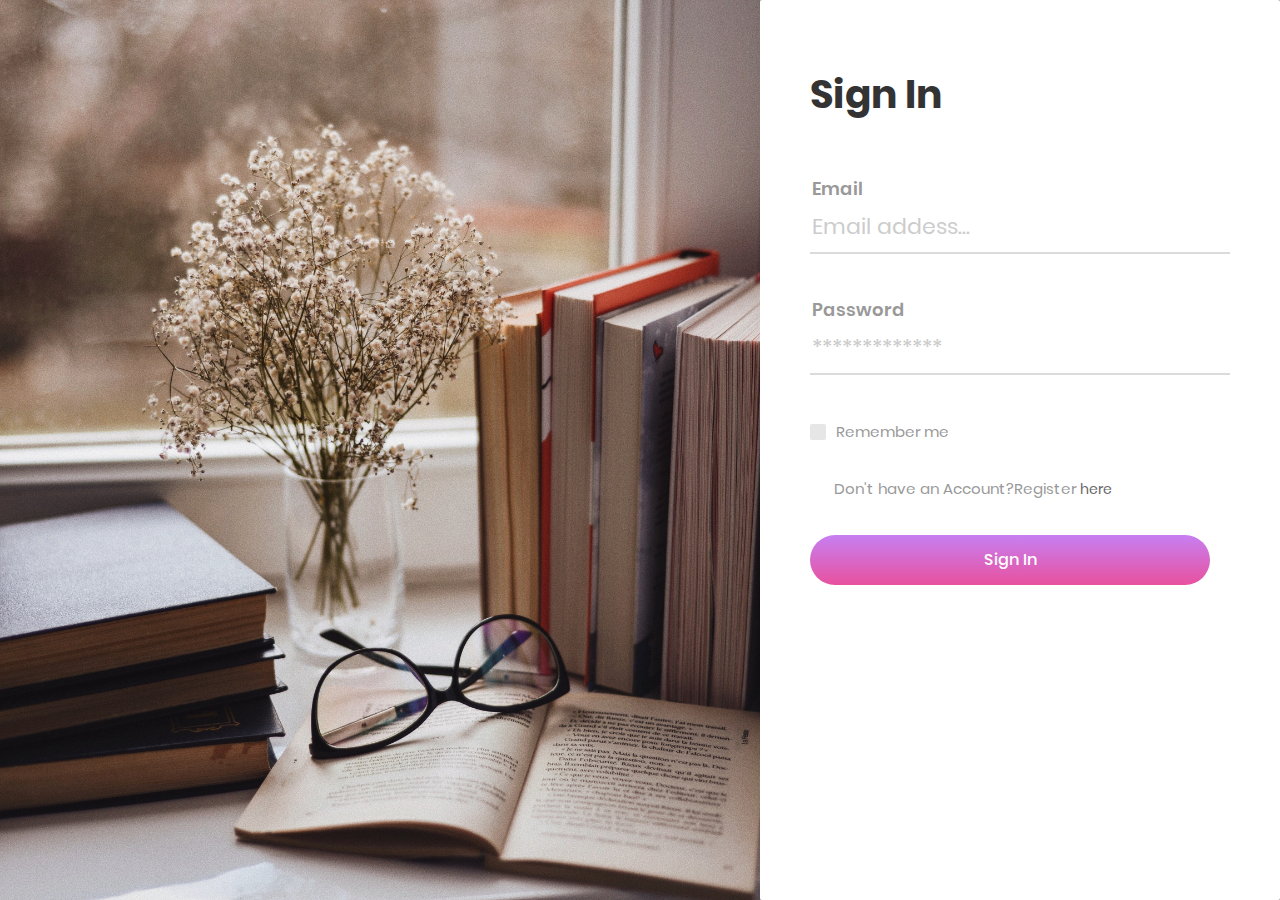
<file: signin.html>
﻿<!DOCTYPE html>
<html lang="en">
<head>
	<title>Login V13</title>
	<meta charset="UTF-8">
	<meta name="viewport" content="width=device-width, initial-scale=1">
<!--===============================================================================================-->	
	<link rel="icon" type="image/png" href="images/icons/favicon.ico"/>
<!--===============================================================================================-->
	<link rel="stylesheet" type="text/css" href="vendor/bootstrap/css/bootstrap.min.css">
<!--===============================================================================================-->
	<link rel="stylesheet" type="text/css" href="fonts/font-awesome-4.7.0/css/font-awesome.min.css">
<!--===============================================================================================-->
	<link rel="stylesheet" type="text/css" href="fonts/Linearicons-Free-v1.0.0/icon-font.min.css">
<!--===============================================================================================-->
	<link rel="stylesheet" type="text/css" href="fonts/iconic/css/material-design-iconic-font.min.css">
<!--===============================================================================================-->
	<link rel="stylesheet" type="text/css" href="vendor/animate/animate.css">
<!--===============================================================================================-->	
	<link rel="stylesheet" type="text/css" href="vendor/css-hamburgers/hamburgers.min.css">
<!--===============================================================================================-->
	<link rel="stylesheet" type="text/css" href="vendor/animsition/css/animsition.min.css">
<!--===============================================================================================-->
	<link rel="stylesheet" type="text/css" href="vendor/select2/select2.min.css">
<!--===============================================================================================-->	
	<link rel="stylesheet" type="text/css" href="vendor/daterangepicker/daterangepicker.css">
<!--===============================================================================================-->
	<link rel="stylesheet" type="text/css" href="css/util.css">
	<link rel="stylesheet" type="text/css" href="css/main.css">
<!--===============================================================================================-->
</head>
<body style="background-color: #999999;">
	
	<div class="limiter">
		<div class="container-login100">
			<div class="login100-more" style="background-image: url('images/ori2.jpg');"></div>

			<div class="wrap-login100 p-l-50 p-r-50 p-t-72 p-b-50">
                <form class="login100-form validate-form">
                    <span class="login100-form-title p-b-59">
                        Sign In
                    </span>

                    <br />

                    <div class="wrap-input100 validate-input" data-validate="Valid email is required: ex@abc.xyz">
                        <span class="label-input100">Email</span>
                        <input class="input100" type="text" name="email" placeholder="Email addess...">
                        <span class="focus-input100"></span>
                    </div>



                    <div class="wrap-input100 validate-input" data-validate="Password is required">
                        <span class="label-input100">Password</span>
                        <input class="input100" type="text" name="pass" placeholder="*************">
                        <span class="focus-input100"></span>
                    </div>



                    <div class="flex-m w-full p-b-33">
                        <div class="contact100-form-checkbox">
                            <input class="input-checkbox100" id="ckb1" type="checkbox" name="remember-me">
                            <label class="label-checkbox100" for="ckb1">
                                <span class="txt1">
                                    Remember me

                                </span>
                            </label>
                        </div>


                    </div>

                    <div class="flex-m w-full p-b-33">
                        <div class="contact100-form-checkbox">
                            
                            <span class="txt1">
                               &nbsp; &nbsp; &nbsp; Don't have an Account?Register <a href="signup.html"> here</a>


                            </span>
                            
                        </div>


                    </div>

                    <div class="container-login100-form-btn">
                        <div class="wrap-login100-form-btn">
                            <div class="login100-form-bgbtn"></div>
                            <button class="login100-form-btn" style="width:400px">
                                Sign In
                            </button>
                        </div>


                    </div>
                </form>
			</div>
		</div>
	</div>
	
<!--===============================================================================================-->
	<script src="vendor/jquery/jquery-3.2.1.min.js"></script>
<!--===============================================================================================-->
	<script src="vendor/animsition/js/animsition.min.js"></script>
<!--===============================================================================================-->
	<script src="vendor/bootstrap/js/popper.js"></script>
	<script src="vendor/bootstrap/js/bootstrap.min.js"></script>
<!--===============================================================================================-->
	<script src="vendor/select2/select2.min.js"></script>
<!--===============================================================================================-->
	<script src="vendor/daterangepicker/moment.min.js"></script>
	<script src="vendor/daterangepicker/daterangepicker.js"></script>
<!--===============================================================================================-->
	<script src="vendor/countdowntime/countdowntime.js"></script>
<!--===============================================================================================-->
	<script src="js/main.js"></script>

</body>
</html>
</file>
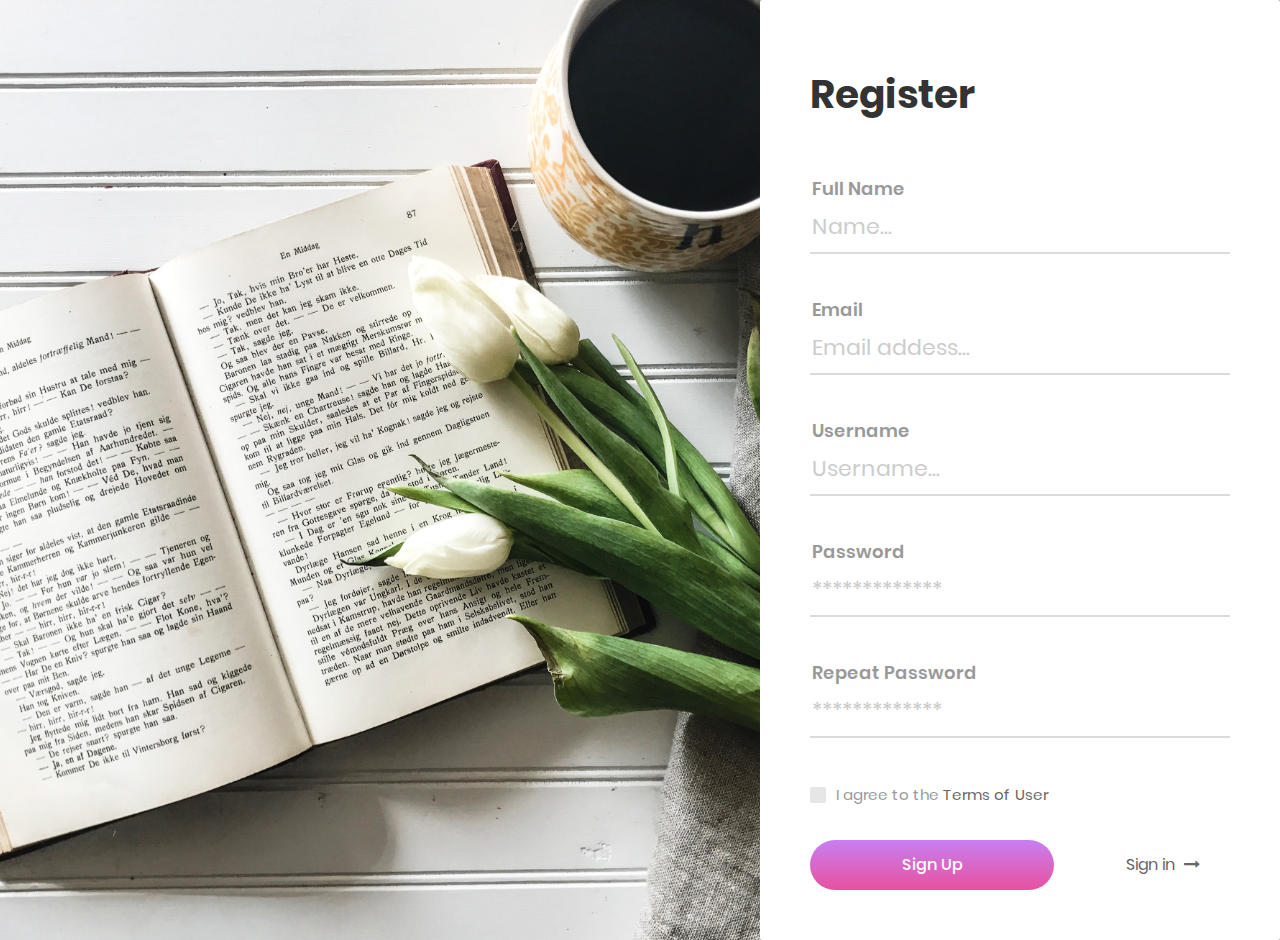
<file: signup.html>
﻿<!DOCTYPE html>
<html lang="en">
<head>
	<title>Login V13</title>
	<meta charset="UTF-8">
	<meta name="viewport" content="width=device-width, initial-scale=1">
<!--===============================================================================================-->	
	<link rel="icon" type="image/png" href="images/icons/favicon.ico"/>
<!--===============================================================================================-->
	<link rel="stylesheet" type="text/css" href="vendor/bootstrap/css/bootstrap.min.css">
<!--===============================================================================================-->
	<link rel="stylesheet" type="text/css" href="fonts/font-awesome-4.7.0/css/font-awesome.min.css">
<!--===============================================================================================-->
	<link rel="stylesheet" type="text/css" href="fonts/Linearicons-Free-v1.0.0/icon-font.min.css">
<!--===============================================================================================-->
	<link rel="stylesheet" type="text/css" href="fonts/iconic/css/material-design-iconic-font.min.css">
<!--===============================================================================================-->
	<link rel="stylesheet" type="text/css" href="vendor/animate/animate.css">
<!--===============================================================================================-->	
	<link rel="stylesheet" type="text/css" href="vendor/css-hamburgers/hamburgers.min.css">
<!--===============================================================================================-->
	<link rel="stylesheet" type="text/css" href="vendor/animsition/css/animsition.min.css">
<!--===============================================================================================-->
	<link rel="stylesheet" type="text/css" href="vendor/select2/select2.min.css">
<!--===============================================================================================-->	
	<link rel="stylesheet" type="text/css" href="vendor/daterangepicker/daterangepicker.css">
<!--===============================================================================================-->
	<link rel="stylesheet" type="text/css" href="css/util.css">
	<link rel="stylesheet" type="text/css" href="css/main.css">
<!--===============================================================================================-->
</head>
<body style="background-color: #999999;">
	
	<div class="limiter">
		<div class="container-login100">
			<div class="login100-more" style="background-image: url('images/ori.jpg');"></div>

			<div class="wrap-login100 p-l-50 p-r-50 p-t-72 p-b-50">
				<form class="login100-form validate-form">
					<span class="login100-form-title p-b-59">
						Register
					</span>

					<div class="wrap-input100 validate-input" data-validate="Name is required">
						<span class="label-input100">Full Name</span>
						<input class="input100" type="text" name="name" placeholder="Name...">
						<span class="focus-input100"></span>
					</div>

					<div class="wrap-input100 validate-input" data-validate = "Valid email is required: ex@abc.xyz">
						<span class="label-input100">Email</span>
						<input class="input100" type="text" name="email" placeholder="Email addess...">
						<span class="focus-input100"></span>
					</div>

					<div class="wrap-input100 validate-input" data-validate="Username is required">
						<span class="label-input100">Username</span>
						<input class="input100" type="text" name="username" placeholder="Username...">
						<span class="focus-input100"></span>
					</div>

					<div class="wrap-input100 validate-input" data-validate = "Password is required">
						<span class="label-input100">Password</span>
						<input class="input100" type="text" name="pass" placeholder="*************">
						<span class="focus-input100"></span>
					</div>

					<div class="wrap-input100 validate-input" data-validate = "Repeat Password is required">
						<span class="label-input100">Repeat Password</span>
						<input class="input100" type="text" name="repeat-pass" placeholder="*************">
						<span class="focus-input100"></span>
					</div>

					<div class="flex-m w-full p-b-33">
						<div class="contact100-form-checkbox">
							<input class="input-checkbox100" id="ckb1" type="checkbox" name="remember-me">
							<label class="label-checkbox100" for="ckb1">
								<span class="txt1">
									I agree to the
									<a href="#" class="txt2 hov1">
										Terms of User
									</a>
								</span>
							</label>
						</div>

						
					</div>

					<div class="container-login100-form-btn">
						<div class="wrap-login100-form-btn">
							<div class="login100-form-bgbtn"></div>
							<button class="login100-form-btn">
								Sign Up
							</button>
						</div>

						<a href="signin.html" class="dis-block txt3 hov1 p-r-30 p-t-10 p-b-10 p-l-30">
							Sign in
							<i class="fa fa-long-arrow-right m-l-5"></i>
						</a>
					</div>
				</form>
			</div>
		</div>
	</div>
	
<!--===============================================================================================-->
	<script src="vendor/jquery/jquery-3.2.1.min.js"></script>
<!--===============================================================================================-->
	<script src="vendor/animsition/js/animsition.min.js"></script>
<!--===============================================================================================-->
	<script src="vendor/bootstrap/js/popper.js"></script>
	<script src="vendor/bootstrap/js/bootstrap.min.js"></script>
<!--===============================================================================================-->
	<script src="vendor/select2/select2.min.js"></script>
<!--===============================================================================================-->
	<script src="vendor/daterangepicker/moment.min.js"></script>
	<script src="vendor/daterangepicker/daterangepicker.js"></script>
<!--===============================================================================================-->
	<script src="vendor/countdowntime/countdowntime.js"></script>
<!--===============================================================================================-->
	<script src="js/main.js"></script>

</body>
</html>
</file>
<file: vendor/daterangepicker/daterangepicker.css>
.daterangepicker {
  position: absolute;
  color: inherit;
  background-color: #fff;
  border-radius: 4px;
  width: 278px;
  padding: 4px;
  margin-top: 1px;
  top: 100px;
  left: 20px;
  /* Calendars */ }
  .daterangepicker:before, .daterangepicker:after {
    position: absolute;
    display: inline-block;
    border-bottom-color: rgba(0, 0, 0, 0.2);
    content: ''; }
  .daterangepicker:before {
    top: -7px;
    border-right: 7px solid transparent;
    border-left: 7px solid transparent;
    border-bottom: 7px solid #ccc; }
  .daterangepicker:after {
    top: -6px;
    border-right: 6px solid transparent;
    border-bottom: 6px solid #fff;
    border-left: 6px solid transparent; }
  .daterangepicker.opensleft:before {
    right: 9px; }
  .daterangepicker.opensleft:after {
    right: 10px; }
  .daterangepicker.openscenter:before {
    left: 0;
    right: 0;
    width: 0;
    margin-left: auto;
    margin-right: auto; }
  .daterangepicker.openscenter:after {
    left: 0;
    right: 0;
    width: 0;
    margin-left: auto;
    margin-right: auto; }
  .daterangepicker.opensright:before {
    left: 9px; }
  .daterangepicker.opensright:after {
    left: 10px; }
  .daterangepicker.dropup {
    margin-top: -5px; }
    .daterangepicker.dropup:before {
      top: initial;
      bottom: -7px;
      border-bottom: initial;
      border-top: 7px solid #ccc; }
    .daterangepicker.dropup:after {
      top: initial;
      bottom: -6px;
      border-bottom: initial;
      border-top: 6px solid #fff; }
  .daterangepicker.dropdown-menu {
    max-width: none;
    z-index: 3001; }
  .daterangepicker.single .ranges, .daterangepicker.single .calendar {
    float: none; }
  .daterangepicker.show-calendar .calendar {
    display: block; }
  .daterangepicker .calendar {
    display: none;
    max-width: 270px;
    margin: 4px; }
    .daterangepicker .calendar.single .calendar-table {
      border: none; }
    .daterangepicker .calendar th, .daterangepicker .calendar td {
      white-space: nowrap;
      text-align: center;
      min-width: 32px; }
  .daterangepicker .calendar-table {
    border: 1px solid #fff;
    padding: 4px;
    border-radius: 4px;
    background-color: #fff; }
  .daterangepicker table {
    width: 100%;
    margin: 0; }
  .daterangepicker td, .daterangepicker th {
    text-align: center;
    width: 20px;
    height: 20px;
    border-radius: 4px;
    border: 1px solid transparent;
    white-space: nowrap;
    cursor: pointer; }
    .daterangepicker td.available:hover, .daterangepicker th.available:hover {
      background-color: #eee;
      border-color: transparent;
      color: inherit; }
    .daterangepicker td.week, .daterangepicker th.week {
      font-size: 80%;
      color: #ccc; }
  .daterangepicker td.off, .daterangepicker td.off.in-range, .daterangepicker td.off.start-date, .daterangepicker td.off.end-date {
    background-color: #fff;
    border-color: transparent;
    color: #999; }
  .daterangepicker td.in-range {
    background-color: #ebf4f8;
    border-color: transparent;
    color: #000;
    border-radius: 0; }
  .daterangepicker td.start-date {
    border-radius: 4px 0 0 4px; }
  .daterangepicker td.end-date {
    border-radius: 0 4px 4px 0; }
  .daterangepicker td.start-date.end-date {
    border-radius: 4px; }
  .daterangepicker td.active, .daterangepicker td.active:hover {
    background-color: #357ebd;
    border-color: transparent;
    color: #fff; }
  .daterangepicker th.month {
    width: auto; }
  .daterangepicker td.disabled, .daterangepicker option.disabled {
    color: #999;
    cursor: not-allowed;
    text-decoration: line-through; }
  .daterangepicker select.monthselect, .daterangepicker select.yearselect {
    font-size: 12px;
    padding: 1px;
    height: auto;
    margin: 0;
    cursor: default; }
  .daterangepicker select.monthselect {
    margin-right: 2%;
    width: 56%; }
  .daterangepicker select.yearselect {
    width: 40%; }
  .daterangepicker select.hourselect, .daterangepicker select.minuteselect, .daterangepicker select.secondselect, .daterangepicker select.ampmselect {
    width: 50px;
    margin-bottom: 0; }
  .daterangepicker .input-mini {
    border: 1px solid #ccc;
    border-radius: 4px;
    color: #555;
    height: 30px;
    line-height: 30px;
    display: block;
    vertical-align: middle;
    margin: 0 0 5px 0;
    padding: 0 6px 0 28px;
    width: 100%; }
    .daterangepicker .input-mini.active {
      border: 1px solid #08c;
      border-radius: 4px; }
  .daterangepicker .daterangepicker_input {
    position: relative; }
    .daterangepicker .daterangepicker_input i {
      position: absolute;
      left: 8px;
      top: 8px; }
  .daterangepicker.rtl .input-mini {
    padding-right: 28px;
    padding-left: 6px; }
  .daterangepicker.rtl .daterangepicker_input i {
    left: auto;
    right: 8px; }
  .daterangepicker .calendar-time {
    text-align: center;
    margin: 5px auto;
    line-height: 30px;
    position: relative;
    padding-left: 28px; }
    .daterangepicker .calendar-time select.disabled {
      color: #ccc;
      cursor: not-allowed; }

.ranges {
  font-size: 11px;
  float: none;
  margin: 4px;
  text-align: left; }
  .ranges ul {
    list-style: none;
    margin: 0 auto;
    padding: 0;
    width: 100%; }
  .ranges li {
    font-size: 13px;
    background-color: #f5f5f5;
    border: 1px solid #f5f5f5;
    border-radius: 4px;
    color: #08c;
    padding: 3px 12px;
    margin-bottom: 8px;
    cursor: pointer; }
    .ranges li:hover {
      background-color: #08c;
      border: 1px solid #08c;
      color: #fff; }
    .ranges li.active {
      background-color: #08c;
      border: 1px solid #08c;
      color: #fff; }

/*  Larger Screen Styling */
@media (min-width: 564px) {
  .daterangepicker {
    width: auto; }
    .daterangepicker .ranges ul {
      width: 160px; }
    .daterangepicker.single .ranges ul {
      width: 100%; }
    .daterangepicker.single .calendar.left {
      clear: none; }
    .daterangepicker.single.ltr .ranges, .daterangepicker.single.ltr .calendar {
      float: left; }
    .daterangepicker.single.rtl .ranges, .daterangepicker.single.rtl .calendar {
      float: right; }
    .daterangepicker.ltr {
      direction: ltr;
      text-align: left; }
      .daterangepicker.ltr .calendar.left {
        clear: left;
        margin-right: 0; }
        .daterangepicker.ltr .calendar.left .calendar-table {
          border-right: none;
          border-top-right-radius: 0;
          border-bottom-right-radius: 0; }
      .daterangepicker.ltr .calendar.right {
        margin-left: 0; }
        .daterangepicker.ltr .calendar.right .calendar-table {
          border-left: none;
          border-top-left-radius: 0;
          border-bottom-left-radius: 0; }
      .daterangepicker.ltr .left .daterangepicker_input {
        padding-right: 12px; }
      .daterangepicker.ltr .calendar.left .calendar-table {
        padding-right: 12px; }
      .daterangepicker.ltr .ranges, .daterangepicker.ltr .calendar {
        float: left; }
    .daterangepicker.rtl {
      direction: rtl;
      text-align: right; }
      .daterangepicker.rtl .calendar.left {
        clear: right;
        margin-left: 0; }
        .daterangepicker.rtl .calendar.left .calendar-table {
          border-left: none;
          border-top-left-radius: 0;
          border-bottom-left-radius: 0; }
      .daterangepicker.rtl .calendar.right {
        margin-right: 0; }
        .daterangepicker.rtl .calendar.right .calendar-table {
          border-right: none;
          border-top-right-radius: 0;
          border-bottom-right-radius: 0; }
      .daterangepicker.rtl .left .daterangepicker_input {
        padding-left: 12px; }
      .daterangepicker.rtl .calendar.left .calendar-table {
        padding-left: 12px; }
      .daterangepicker.rtl .ranges, .daterangepicker.rtl .calendar {
        text-align: right;
        float: right; } }
@media (min-width: 730px) {
  .daterangepicker .ranges {
    width: auto; }
  .daterangepicker.ltr .ranges {
    float: left; }
  .daterangepicker.rtl .ranges {
    float: right; }
  .daterangepicker .calendar.left {
    clear: none !important; } }
</file>
<file: css/util.css>
/*[ FONT SIZE ]
///////////////////////////////////////////////////////////
*/
.fs-1 {font-size: 1px;}
.fs-2 {font-size: 2px;}
.fs-3 {font-size: 3px;}
.fs-4 {font-size: 4px;}
.fs-5 {font-size: 5px;}
.fs-6 {font-size: 6px;}
.fs-7 {font-size: 7px;}
.fs-8 {font-size: 8px;}
.fs-9 {font-size: 9px;}
.fs-10 {font-size: 10px;}
.fs-11 {font-size: 11px;}
.fs-12 {font-size: 12px;}
.fs-13 {font-size: 13px;}
.fs-14 {font-size: 14px;}
.fs-15 {font-size: 15px;}
.fs-16 {font-size: 16px;}
.fs-17 {font-size: 17px;}
.fs-18 {font-size: 18px;}
.fs-19 {font-size: 19px;}
.fs-20 {font-size: 20px;}
.fs-21 {font-size: 21px;}
.fs-22 {font-size: 22px;}
.fs-23 {font-size: 23px;}
.fs-24 {font-size: 24px;}
.fs-25 {font-size: 25px;}
.fs-26 {font-size: 26px;}
.fs-27 {font-size: 27px;}
.fs-28 {font-size: 28px;}
.fs-29 {font-size: 29px;}
.fs-30 {font-size: 30px;}
.fs-31 {font-size: 31px;}
.fs-32 {font-size: 32px;}
.fs-33 {font-size: 33px;}
.fs-34 {font-size: 34px;}
.fs-35 {font-size: 35px;}
.fs-36 {font-size: 36px;}
.fs-37 {font-size: 37px;}
.fs-38 {font-size: 38px;}
.fs-39 {font-size: 39px;}
.fs-40 {font-size: 40px;}
.fs-41 {font-size: 41px;}
.fs-42 {font-size: 42px;}
.fs-43 {font-size: 43px;}
.fs-44 {font-size: 44px;}
.fs-45 {font-size: 45px;}
.fs-46 {font-size: 46px;}
.fs-47 {font-size: 47px;}
.fs-48 {font-size: 48px;}
.fs-49 {font-size: 49px;}
.fs-50 {font-size: 50px;}
.fs-51 {font-size: 51px;}
.fs-52 {font-size: 52px;}
.fs-53 {font-size: 53px;}
.fs-54 {font-size: 54px;}
.fs-55 {font-size: 55px;}
.fs-56 {font-size: 56px;}
.fs-57 {font-size: 57px;}
.fs-58 {font-size: 58px;}
.fs-59 {font-size: 59px;}
.fs-60 {font-size: 60px;}
.fs-61 {font-size: 61px;}
.fs-62 {font-size: 62px;}
.fs-63 {font-size: 63px;}
.fs-64 {font-size: 64px;}
.fs-65 {font-size: 65px;}
.fs-66 {font-size: 66px;}
.fs-67 {font-size: 67px;}
.fs-68 {font-size: 68px;}
.fs-69 {font-size: 69px;}
.fs-70 {font-size: 70px;}
.fs-71 {font-size: 71px;}
.fs-72 {font-size: 72px;}
.fs-73 {font-size: 73px;}
.fs-74 {font-size: 74px;}
.fs-75 {font-size: 75px;}
.fs-76 {font-size: 76px;}
.fs-77 {font-size: 77px;}
.fs-78 {font-size: 78px;}
.fs-79 {font-size: 79px;}
.fs-80 {font-size: 80px;}
.fs-81 {font-size: 81px;}
.fs-82 {font-size: 82px;}
.fs-83 {font-size: 83px;}
.fs-84 {font-size: 84px;}
.fs-85 {font-size: 85px;}
.fs-86 {font-size: 86px;}
.fs-87 {font-size: 87px;}
.fs-88 {font-size: 88px;}
.fs-89 {font-size: 89px;}
.fs-90 {font-size: 90px;}
.fs-91 {font-size: 91px;}
.fs-92 {font-size: 92px;}
.fs-93 {font-size: 93px;}
.fs-94 {font-size: 94px;}
.fs-95 {font-size: 95px;}
.fs-96 {font-size: 96px;}
.fs-97 {font-size: 97px;}
.fs-98 {font-size: 98px;}
.fs-99 {font-size: 99px;}
.fs-100 {font-size: 100px;}
.fs-101 {font-size: 101px;}
.fs-102 {font-size: 102px;}
.fs-103 {font-size: 103px;}
.fs-104 {font-size: 104px;}
.fs-105 {font-size: 105px;}
.fs-106 {font-size: 106px;}
.fs-107 {font-size: 107px;}
.fs-108 {font-size: 108px;}
.fs-109 {font-size: 109px;}
.fs-110 {font-size: 110px;}
.fs-111 {font-size: 111px;}
.fs-112 {font-size: 112px;}
.fs-113 {font-size: 113px;}
.fs-114 {font-size: 114px;}
.fs-115 {font-size: 115px;}
.fs-116 {font-size: 116px;}
.fs-117 {font-size: 117px;}
.fs-118 {font-size: 118px;}
.fs-119 {font-size: 119px;}
.fs-120 {font-size: 120px;}
.fs-121 {font-size: 121px;}
.fs-122 {font-size: 122px;}
.fs-123 {font-size: 123px;}
.fs-124 {font-size: 124px;}
.fs-125 {font-size: 125px;}
.fs-126 {font-size: 126px;}
.fs-127 {font-size: 127px;}
.fs-128 {font-size: 128px;}
.fs-129 {font-size: 129px;}
.fs-130 {font-size: 130px;}
.fs-131 {font-size: 131px;}
.fs-132 {font-size: 132px;}
.fs-133 {font-size: 133px;}
.fs-134 {font-size: 134px;}
.fs-135 {font-size: 135px;}
.fs-136 {font-size: 136px;}
.fs-137 {font-size: 137px;}
.fs-138 {font-size: 138px;}
.fs-139 {font-size: 139px;}
.fs-140 {font-size: 140px;}
.fs-141 {font-size: 141px;}
.fs-142 {font-size: 142px;}
.fs-143 {font-size: 143px;}
.fs-144 {font-size: 144px;}
.fs-145 {font-size: 145px;}
.fs-146 {font-size: 146px;}
.fs-147 {font-size: 147px;}
.fs-148 {font-size: 148px;}
.fs-149 {font-size: 149px;}
.fs-150 {font-size: 150px;}
.fs-151 {font-size: 151px;}
.fs-152 {font-size: 152px;}
.fs-153 {font-size: 153px;}
.fs-154 {font-size: 154px;}
.fs-155 {font-size: 155px;}
.fs-156 {font-size: 156px;}
.fs-157 {font-size: 157px;}
.fs-158 {font-size: 158px;}
.fs-159 {font-size: 159px;}
.fs-160 {font-size: 160px;}
.fs-161 {font-size: 161px;}
.fs-162 {font-size: 162px;}
.fs-163 {font-size: 163px;}
.fs-164 {font-size: 164px;}
.fs-165 {font-size: 165px;}
.fs-166 {font-size: 166px;}
.fs-167 {font-size: 167px;}
.fs-168 {font-size: 168px;}
.fs-169 {font-size: 169px;}
.fs-170 {font-size: 170px;}
.fs-171 {font-size: 171px;}
.fs-172 {font-size: 172px;}
.fs-173 {font-size: 173px;}
.fs-174 {font-size: 174px;}
.fs-175 {font-size: 175px;}
.fs-176 {font-size: 176px;}
.fs-177 {font-size: 177px;}
.fs-178 {font-size: 178px;}
.fs-179 {font-size: 179px;}
.fs-180 {font-size: 180px;}
.fs-181 {font-size: 181px;}
.fs-182 {font-size: 182px;}
.fs-183 {font-size: 183px;}
.fs-184 {font-size: 184px;}
.fs-185 {font-size: 185px;}
.fs-186 {font-size: 186px;}
.fs-187 {font-size: 187px;}
.fs-188 {font-size: 188px;}
.fs-189 {font-size: 189px;}
.fs-190 {font-size: 190px;}
.fs-191 {font-size: 191px;}
.fs-192 {font-size: 192px;}
.fs-193 {font-size: 193px;}
.fs-194 {font-size: 194px;}
.fs-195 {font-size: 195px;}
.fs-196 {font-size: 196px;}
.fs-197 {font-size: 197px;}
.fs-198 {font-size: 198px;}
.fs-199 {font-size: 199px;}
.fs-200 {font-size: 200px;}

/*[ PADDING ]
///////////////////////////////////////////////////////////
*/
.p-t-0 {padding-top: 0px;}
.p-t-1 {padding-top: 1px;}
.p-t-2 {padding-top: 2px;}
.p-t-3 {padding-top: 3px;}
.p-t-4 {padding-top: 4px;}
.p-t-5 {padding-top: 5px;}
.p-t-6 {padding-top: 6px;}
.p-t-7 {padding-top: 7px;}
.p-t-8 {padding-top: 8px;}
.p-t-9 {padding-top: 9px;}
.p-t-10 {padding-top: 10px;}
.p-t-11 {padding-top: 11px;}
.p-t-12 {padding-top: 12px;}
.p-t-13 {padding-top: 13px;}
.p-t-14 {padding-top: 14px;}
.p-t-15 {padding-top: 15px;}
.p-t-16 {padding-top: 16px;}
.p-t-17 {padding-top: 17px;}
.p-t-18 {padding-top: 18px;}
.p-t-19 {padding-top: 19px;}
.p-t-20 {padding-top: 20px;}
.p-t-21 {padding-top: 21px;}
.p-t-22 {padding-top: 22px;}
.p-t-23 {padding-top: 23px;}
.p-t-24 {padding-top: 24px;}
.p-t-25 {padding-top: 25px;}
.p-t-26 {padding-top: 26px;}
.p-t-27 {padding-top: 27px;}
.p-t-28 {padding-top: 28px;}
.p-t-29 {padding-top: 29px;}
.p-t-30 {padding-top: 30px;}
.p-t-31 {padding-top: 31px;}
.p-t-32 {padding-top: 32px;}
.p-t-33 {padding-top: 33px;}
.p-t-34 {padding-top: 34px;}
.p-t-35 {padding-top: 35px;}
.p-t-36 {padding-top: 36px;}
.p-t-37 {padding-top: 37px;}
.p-t-38 {padding-top: 38px;}
.p-t-39 {padding-top: 39px;}
.p-t-40 {padding-top: 40px;}
.p-t-41 {padding-top: 41px;}
.p-t-42 {padding-top: 42px;}
.p-t-43 {padding-top: 43px;}
.p-t-44 {padding-top: 44px;}
.p-t-45 {padding-top: 45px;}
.p-t-46 {padding-top: 46px;}
.p-t-47 {padding-top: 47px;}
.p-t-48 {padding-top: 48px;}
.p-t-49 {padding-top: 49px;}
.p-t-50 {padding-top: 50px;}
.p-t-51 {padding-top: 51px;}
.p-t-52 {padding-top: 52px;}
.p-t-53 {padding-top: 53px;}
.p-t-54 {padding-top: 54px;}
.p-t-55 {padding-top: 55px;}
.p-t-56 {padding-top: 56px;}
.p-t-57 {padding-top: 57px;}
.p-t-58 {padding-top: 58px;}
.p-t-59 {padding-top: 59px;}
.p-t-60 {padding-top: 60px;}
.p-t-61 {padding-top: 61px;}
.p-t-62 {padding-top: 62px;}
.p-t-63 {padding-top: 63px;}
.p-t-64 {padding-top: 64px;}
.p-t-65 {padding-top: 65px;}
.p-t-66 {padding-top: 66px;}
.p-t-67 {padding-top: 67px;}
.p-t-68 {padding-top: 68px;}
.p-t-69 {padding-top: 69px;}
.p-t-70 {padding-top: 70px;}
.p-t-71 {padding-top: 71px;}
.p-t-72 {padding-top: 72px;}
.p-t-73 {padding-top: 73px;}
.p-t-74 {padding-top: 74px;}
.p-t-75 {padding-top: 75px;}
.p-t-76 {padding-top: 76px;}
.p-t-77 {padding-top: 77px;}
.p-t-78 {padding-top: 78px;}
.p-t-79 {padding-top: 79px;}
.p-t-80 {padding-top: 80px;}
.p-t-81 {padding-top: 81px;}
.p-t-82 {padding-top: 82px;}
.p-t-83 {padding-top: 83px;}
.p-t-84 {padding-top: 84px;}
.p-t-85 {padding-top: 85px;}
.p-t-86 {padding-top: 86px;}
.p-t-87 {padding-top: 87px;}
.p-t-88 {padding-top: 88px;}
.p-t-89 {padding-top: 89px;}
.p-t-90 {padding-top: 90px;}
.p-t-91 {padding-top: 91px;}
.p-t-92 {padding-top: 92px;}
.p-t-93 {padding-top: 93px;}
.p-t-94 {padding-top: 94px;}
.p-t-95 {padding-top: 95px;}
.p-t-96 {padding-top: 96px;}
.p-t-97 {padding-top: 97px;}
.p-t-98 {padding-top: 98px;}
.p-t-99 {padding-top: 99px;}
.p-t-100 {padding-top: 100px;}
.p-t-101 {padding-top: 101px;}
.p-t-102 {padding-top: 102px;}
.p-t-103 {padding-top: 103px;}
.p-t-104 {padding-top: 104px;}
.p-t-105 {padding-top: 105px;}
.p-t-106 {padding-top: 106px;}
.p-t-107 {padding-top: 107px;}
.p-t-108 {padding-top: 108px;}
.p-t-109 {padding-top: 109px;}
.p-t-110 {padding-top: 110px;}
.p-t-111 {padding-top: 111px;}
.p-t-112 {padding-top: 112px;}
.p-t-113 {padding-top: 113px;}
.p-t-114 {padding-top: 114px;}
.p-t-115 {padding-top: 115px;}
.p-t-116 {padding-top: 116px;}
.p-t-117 {padding-top: 117px;}
.p-t-118 {padding-top: 118px;}
.p-t-119 {padding-top: 119px;}
.p-t-120 {padding-top: 120px;}
.p-t-121 {padding-top: 121px;}
.p-t-122 {padding-top: 122px;}
.p-t-123 {padding-top: 123px;}
.p-t-124 {padding-top: 124px;}
.p-t-125 {padding-top: 125px;}
.p-t-126 {padding-top: 126px;}
.p-t-127 {padding-top: 127px;}
.p-t-128 {padding-top: 128px;}
.p-t-129 {padding-top: 129px;}
.p-t-130 {padding-top: 130px;}
.p-t-131 {padding-top: 131px;}
.p-t-132 {padding-top: 132px;}
.p-t-133 {padding-top: 133px;}
.p-t-134 {padding-top: 134px;}
.p-t-135 {padding-top: 135px;}
.p-t-136 {padding-top: 136px;}
.p-t-137 {padding-top: 137px;}
.p-t-138 {padding-top: 138px;}
.p-t-139 {padding-top: 139px;}
.p-t-140 {padding-top: 140px;}
.p-t-141 {padding-top: 141px;}
.p-t-142 {padding-top: 142px;}
.p-t-143 {padding-top: 143px;}
.p-t-144 {padding-top: 144px;}
.p-t-145 {padding-top: 145px;}
.p-t-146 {padding-top: 146px;}
.p-t-147 {padding-top: 147px;}
.p-t-148 {padding-top: 148px;}
.p-t-149 {padding-top: 149px;}
.p-t-150 {padding-top: 150px;}
.p-t-151 {padding-top: 151px;}
.p-t-152 {padding-top: 152px;}
.p-t-153 {padding-top: 153px;}
.p-t-154 {padding-top: 154px;}
.p-t-155 {padding-top: 155px;}
.p-t-156 {padding-top: 156px;}
.p-t-157 {padding-top: 157px;}
.p-t-158 {padding-top: 158px;}
.p-t-159 {padding-top: 159px;}
.p-t-160 {padding-top: 160px;}
.p-t-161 {padding-top: 161px;}
.p-t-162 {padding-top: 162px;}
.p-t-163 {padding-top: 163px;}
.p-t-164 {padding-top: 164px;}
.p-t-165 {padding-top: 165px;}
.p-t-166 {padding-top: 166px;}
.p-t-167 {padding-top: 167px;}
.p-t-168 {padding-top: 168px;}
.p-t-169 {padding-top: 169px;}
.p-t-170 {padding-top: 170px;}
.p-t-171 {padding-top: 171px;}
.p-t-172 {padding-top: 172px;}
.p-t-173 {padding-top: 173px;}
.p-t-174 {padding-top: 174px;}
.p-t-175 {padding-top: 175px;}
.p-t-176 {padding-top: 176px;}
.p-t-177 {padding-top: 177px;}
.p-t-178 {padding-top: 178px;}
.p-t-179 {padding-top: 179px;}
.p-t-180 {padding-top: 180px;}
.p-t-181 {padding-top: 181px;}
.p-t-182 {padding-top: 182px;}
.p-t-183 {padding-top: 183px;}
.p-t-184 {padding-top: 184px;}
.p-t-185 {padding-top: 185px;}
.p-t-186 {padding-top: 186px;}
.p-t-187 {padding-top: 187px;}
.p-t-188 {padding-top: 188px;}
.p-t-189 {padding-top: 189px;}
.p-t-190 {padding-top: 190px;}
.p-t-191 {padding-top: 191px;}
.p-t-192 {padding-top: 192px;}
.p-t-193 {padding-top: 193px;}
.p-t-194 {padding-top: 194px;}
.p-t-195 {padding-top: 195px;}
.p-t-196 {padding-top: 196px;}
.p-t-197 {padding-top: 197px;}
.p-t-198 {padding-top: 198px;}
.p-t-199 {padding-top: 199px;}
.p-t-200 {padding-top: 200px;}
.p-t-201 {padding-top: 201px;}
.p-t-202 {padding-top: 202px;}
.p-t-203 {padding-top: 203px;}
.p-t-204 {padding-top: 204px;}
.p-t-205 {padding-top: 205px;}
.p-t-206 {padding-top: 206px;}
.p-t-207 {padding-top: 207px;}
.p-t-208 {padding-top: 208px;}
.p-t-209 {padding-top: 209px;}
.p-t-210 {padding-top: 210px;}
.p-t-211 {padding-top: 211px;}
.p-t-212 {padding-top: 212px;}
.p-t-213 {padding-top: 213px;}
.p-t-214 {padding-top: 214px;}
.p-t-215 {padding-top: 215px;}
.p-t-216 {padding-top: 216px;}
.p-t-217 {padding-top: 217px;}
.p-t-218 {padding-top: 218px;}
.p-t-219 {padding-top: 219px;}
.p-t-220 {padding-top: 220px;}
.p-t-221 {padding-top: 221px;}
.p-t-222 {padding-top: 222px;}
.p-t-223 {padding-top: 223px;}
.p-t-224 {padding-top: 224px;}
.p-t-225 {padding-top: 225px;}
.p-t-226 {padding-top: 226px;}
.p-t-227 {padding-top: 227px;}
.p-t-228 {padding-top: 228px;}
.p-t-229 {padding-top: 229px;}
.p-t-230 {padding-top: 230px;}
.p-t-231 {padding-top: 231px;}
.p-t-232 {padding-top: 232px;}
.p-t-233 {padding-top: 233px;}
.p-t-234 {padding-top: 234px;}
.p-t-235 {padding-top: 235px;}
.p-t-236 {padding-top: 236px;}
.p-t-237 {padding-top: 237px;}
.p-t-238 {padding-top: 238px;}
.p-t-239 {padding-top: 239px;}
.p-t-240 {padding-top: 240px;}
.p-t-241 {padding-top: 241px;}
.p-t-242 {padding-top: 242px;}
.p-t-243 {padding-top: 243px;}
.p-t-244 {padding-top: 244px;}
.p-t-245 {padding-top: 245px;}
.p-t-246 {padding-top: 246px;}
.p-t-247 {padding-top: 247px;}
.p-t-248 {padding-top: 248px;}
.p-t-249 {padding-top: 249px;}
.p-t-250 {padding-top: 250px;}
.p-b-0 {padding-bottom: 0px;}
.p-b-1 {padding-bottom: 1px;}
.p-b-2 {padding-bottom: 2px;}
.p-b-3 {padding-bottom: 3px;}
.p-b-4 {padding-bottom: 4px;}
.p-b-5 {padding-bottom: 5px;}
.p-b-6 {padding-bottom: 6px;}
.p-b-7 {padding-bottom: 7px;}
.p-b-8 {padding-bottom: 8px;}
.p-b-9 {padding-bottom: 9px;}
.p-b-10 {padding-bottom: 10px;}
.p-b-11 {padding-bottom: 11px;}
.p-b-12 {padding-bottom: 12px;}
.p-b-13 {padding-bottom: 13px;}
.p-b-14 {padding-bottom: 14px;}
.p-b-15 {padding-bottom: 15px;}
.p-b-16 {padding-bottom: 16px;}
.p-b-17 {padding-bottom: 17px;}
.p-b-18 {padding-bottom: 18px;}
.p-b-19 {padding-bottom: 19px;}
.p-b-20 {padding-bottom: 20px;}
.p-b-21 {padding-bottom: 21px;}
.p-b-22 {padding-bottom: 22px;}
.p-b-23 {padding-bottom: 23px;}
.p-b-24 {padding-bottom: 24px;}
.p-b-25 {padding-bottom: 25px;}
.p-b-26 {padding-bottom: 26px;}
.p-b-27 {padding-bottom: 27px;}
.p-b-28 {padding-bottom: 28px;}
.p-b-29 {padding-bottom: 29px;}
.p-b-30 {padding-bottom: 30px;}
.p-b-31 {padding-bottom: 31px;}
.p-b-32 {padding-bottom: 32px;}
.p-b-33 {padding-bottom: 33px;}
.p-b-34 {padding-bottom: 34px;}
.p-b-35 {padding-bottom: 35px;}
.p-b-36 {padding-bottom: 36px;}
.p-b-37 {padding-bottom: 37px;}
.p-b-38 {padding-bottom: 38px;}
.p-b-39 {padding-bottom: 39px;}
.p-b-40 {padding-bottom: 40px;}
.p-b-41 {padding-bottom: 41px;}
.p-b-42 {padding-bottom: 42px;}
.p-b-43 {padding-bottom: 43px;}
.p-b-44 {padding-bottom: 44px;}
.p-b-45 {padding-bottom: 45px;}
.p-b-46 {padding-bottom: 46px;}
.p-b-47 {padding-bottom: 47px;}
.p-b-48 {padding-bottom: 48px;}
.p-b-49 {padding-bottom: 49px;}
.p-b-50 {padding-bottom: 50px;}
.p-b-51 {padding-bottom: 51px;}
.p-b-52 {padding-bottom: 52px;}
.p-b-53 {padding-bottom: 53px;}
.p-b-54 {padding-bottom: 54px;}
.p-b-55 {padding-bottom: 55px;}
.p-b-56 {padding-bottom: 56px;}
.p-b-57 {padding-bottom: 57px;}
.p-b-58 {padding-bottom: 58px;}
.p-b-59 {padding-bottom: 59px;}
.p-b-60 {padding-bottom: 60px;}
.p-b-61 {padding-bottom: 61px;}
.p-b-62 {padding-bottom: 62px;}
.p-b-63 {padding-bottom: 63px;}
.p-b-64 {padding-bottom: 64px;}
.p-b-65 {padding-bottom: 65px;}
.p-b-66 {padding-bottom: 66px;}
.p-b-67 {padding-bottom: 67px;}
.p-b-68 {padding-bottom: 68px;}
.p-b-69 {padding-bottom: 69px;}
.p-b-70 {padding-bottom: 70px;}
.p-b-71 {padding-bottom: 71px;}
.p-b-72 {padding-bottom: 72px;}
.p-b-73 {padding-bottom: 73px;}
.p-b-74 {padding-bottom: 74px;}
.p-b-75 {padding-bottom: 75px;}
.p-b-76 {padding-bottom: 76px;}
.p-b-77 {padding-bottom: 77px;}
.p-b-78 {padding-bottom: 78px;}
.p-b-79 {padding-bottom: 79px;}
.p-b-80 {padding-bottom: 80px;}
.p-b-81 {padding-bottom: 81px;}
.p-b-82 {padding-bottom: 82px;}
.p-b-83 {padding-bottom: 83px;}
.p-b-84 {padding-bottom: 84px;}
.p-b-85 {padding-bottom: 85px;}
.p-b-86 {padding-bottom: 86px;}
.p-b-87 {padding-bottom: 87px;}
.p-b-88 {padding-bottom: 88px;}
.p-b-89 {padding-bottom: 89px;}
.p-b-90 {padding-bottom: 90px;}
.p-b-91 {padding-bottom: 91px;}
.p-b-92 {padding-bottom: 92px;}
.p-b-93 {padding-bottom: 93px;}
.p-b-94 {padding-bottom: 94px;}
.p-b-95 {padding-bottom: 95px;}
.p-b-96 {padding-bottom: 96px;}
.p-b-97 {padding-bottom: 97px;}
.p-b-98 {padding-bottom: 98px;}
.p-b-99 {padding-bottom: 99px;}
.p-b-100 {padding-bottom: 100px;}
.p-b-101 {padding-bottom: 101px;}
.p-b-102 {padding-bottom: 102px;}
.p-b-103 {padding-bottom: 103px;}
.p-b-104 {padding-bottom: 104px;}
.p-b-105 {padding-bottom: 105px;}
.p-b-106 {padding-bottom: 106px;}
.p-b-107 {padding-bottom: 107px;}
.p-b-108 {padding-bottom: 108px;}
.p-b-109 {padding-bottom: 109px;}
.p-b-110 {padding-bottom: 110px;}
.p-b-111 {padding-bottom: 111px;}
.p-b-112 {padding-bottom: 112px;}
.p-b-113 {padding-bottom: 113px;}
.p-b-114 {padding-bottom: 114px;}
.p-b-115 {padding-bottom: 115px;}
.p-b-116 {padding-bottom: 116px;}
.p-b-117 {padding-bottom: 117px;}
.p-b-118 {padding-bottom: 118px;}
.p-b-119 {padding-bottom: 119px;}
.p-b-120 {padding-bottom: 120px;}
.p-b-121 {padding-bottom: 121px;}
.p-b-122 {padding-bottom: 122px;}
.p-b-123 {padding-bottom: 123px;}
.p-b-124 {padding-bottom: 124px;}
.p-b-125 {padding-bottom: 125px;}
.p-b-126 {padding-bottom: 126px;}
.p-b-127 {padding-bottom: 127px;}
.p-b-128 {padding-bottom: 128px;}
.p-b-129 {padding-bottom: 129px;}
.p-b-130 {padding-bottom: 130px;}
.p-b-131 {padding-bottom: 131px;}
.p-b-132 {padding-bottom: 132px;}
.p-b-133 {padding-bottom: 133px;}
.p-b-134 {padding-bottom: 134px;}
.p-b-135 {padding-bottom: 135px;}
.p-b-136 {padding-bottom: 136px;}
.p-b-137 {padding-bottom: 137px;}
.p-b-138 {padding-bottom: 138px;}
.p-b-139 {padding-bottom: 139px;}
.p-b-140 {padding-bottom: 140px;}
.p-b-141 {padding-bottom: 141px;}
.p-b-142 {padding-bottom: 142px;}
.p-b-143 {padding-bottom: 143px;}
.p-b-144 {padding-bottom: 144px;}
.p-b-145 {padding-bottom: 145px;}
.p-b-146 {padding-bottom: 146px;}
.p-b-147 {padding-bottom: 147px;}
.p-b-148 {padding-bottom: 148px;}
.p-b-149 {padding-bottom: 149px;}
.p-b-150 {padding-bottom: 150px;}
.p-b-151 {padding-bottom: 151px;}
.p-b-152 {padding-bottom: 152px;}
.p-b-153 {padding-bottom: 153px;}
.p-b-154 {padding-bottom: 154px;}
.p-b-155 {padding-bottom: 155px;}
.p-b-156 {padding-bottom: 156px;}
.p-b-157 {padding-bottom: 157px;}
.p-b-158 {padding-bottom: 158px;}
.p-b-159 {padding-bottom: 159px;}
.p-b-160 {padding-bottom: 160px;}
.p-b-161 {padding-bottom: 161px;}
.p-b-162 {padding-bottom: 162px;}
.p-b-163 {padding-bottom: 163px;}
.p-b-164 {padding-bottom: 164px;}
.p-b-165 {padding-bottom: 165px;}
.p-b-166 {padding-bottom: 166px;}
.p-b-167 {padding-bottom: 167px;}
.p-b-168 {padding-bottom: 168px;}
.p-b-169 {padding-bottom: 169px;}
.p-b-170 {padding-bottom: 170px;}
.p-b-171 {padding-bottom: 171px;}
.p-b-172 {padding-bottom: 172px;}
.p-b-173 {padding-bottom: 173px;}
.p-b-174 {padding-bottom: 174px;}
.p-b-175 {padding-bottom: 175px;}
.p-b-176 {padding-bottom: 176px;}
.p-b-177 {padding-bottom: 177px;}
.p-b-178 {padding-bottom: 178px;}
.p-b-179 {padding-bottom: 179px;}
.p-b-180 {padding-bottom: 180px;}
.p-b-181 {padding-bottom: 181px;}
.p-b-182 {padding-bottom: 182px;}
.p-b-183 {padding-bottom: 183px;}
.p-b-184 {padding-bottom: 184px;}
.p-b-185 {padding-bottom: 185px;}
.p-b-186 {padding-bottom: 186px;}
.p-b-187 {padding-bottom: 187px;}
.p-b-188 {padding-bottom: 188px;}
.p-b-189 {padding-bottom: 189px;}
.p-b-190 {padding-bottom: 190px;}
.p-b-191 {padding-bottom: 191px;}
.p-b-192 {padding-bottom: 192px;}
.p-b-193 {padding-bottom: 193px;}
.p-b-194 {padding-bottom: 194px;}
.p-b-195 {padding-bottom: 195px;}
.p-b-196 {padding-bottom: 196px;}
.p-b-197 {padding-bottom: 197px;}
.p-b-198 {padding-bottom: 198px;}
.p-b-199 {padding-bottom: 199px;}
.p-b-200 {padding-bottom: 200px;}
.p-b-201 {padding-bottom: 201px;}
.p-b-202 {padding-bottom: 202px;}
.p-b-203 {padding-bottom: 203px;}
.p-b-204 {padding-bottom: 204px;}
.p-b-205 {padding-bottom: 205px;}
.p-b-206 {padding-bottom: 206px;}
.p-b-207 {padding-bottom: 207px;}
.p-b-208 {padding-bottom: 208px;}
.p-b-209 {padding-bottom: 209px;}
.p-b-210 {padding-bottom: 210px;}
.p-b-211 {padding-bottom: 211px;}
.p-b-212 {padding-bottom: 212px;}
.p-b-213 {padding-bottom: 213px;}
.p-b-214 {padding-bottom: 214px;}
.p-b-215 {padding-bottom: 215px;}
.p-b-216 {padding-bottom: 216px;}
.p-b-217 {padding-bottom: 217px;}
.p-b-218 {padding-bottom: 218px;}
.p-b-219 {padding-bottom: 219px;}
.p-b-220 {padding-bottom: 220px;}
.p-b-221 {padding-bottom: 221px;}
.p-b-222 {padding-bottom: 222px;}
.p-b-223 {padding-bottom: 223px;}
.p-b-224 {padding-bottom: 224px;}
.p-b-225 {padding-bottom: 225px;}
.p-b-226 {padding-bottom: 226px;}
.p-b-227 {padding-bottom: 227px;}
.p-b-228 {padding-bottom: 228px;}
.p-b-229 {padding-bottom: 229px;}
.p-b-230 {padding-bottom: 230px;}
.p-b-231 {padding-bottom: 231px;}
.p-b-232 {padding-bottom: 232px;}
.p-b-233 {padding-bottom: 233px;}
.p-b-234 {padding-bottom: 234px;}
.p-b-235 {padding-bottom: 235px;}
.p-b-236 {padding-bottom: 236px;}
.p-b-237 {padding-bottom: 237px;}
.p-b-238 {padding-bottom: 238px;}
.p-b-239 {padding-bottom: 239px;}
.p-b-240 {padding-bottom: 240px;}
.p-b-241 {padding-bottom: 241px;}
.p-b-242 {padding-bottom: 242px;}
.p-b-243 {padding-bottom: 243px;}
.p-b-244 {padding-bottom: 244px;}
.p-b-245 {padding-bottom: 245px;}
.p-b-246 {padding-bottom: 246px;}
.p-b-247 {padding-bottom: 247px;}
.p-b-248 {padding-bottom: 248px;}
.p-b-249 {padding-bottom: 249px;}
.p-b-250 {padding-bottom: 250px;}
.p-l-0 {padding-left: 0px;}
.p-l-1 {padding-left: 1px;}
.p-l-2 {padding-left: 2px;}
.p-l-3 {padding-left: 3px;}
.p-l-4 {padding-left: 4px;}
.p-l-5 {padding-left: 5px;}
.p-l-6 {padding-left: 6px;}
.p-l-7 {padding-left: 7px;}
.p-l-8 {padding-left: 8px;}
.p-l-9 {padding-left: 9px;}
.p-l-10 {padding-left: 10px;}
.p-l-11 {padding-left: 11px;}
.p-l-12 {padding-left: 12px;}
.p-l-13 {padding-left: 13px;}
.p-l-14 {padding-left: 14px;}
.p-l-15 {padding-left: 15px;}
.p-l-16 {padding-left: 16px;}
.p-l-17 {padding-left: 17px;}
.p-l-18 {padding-left: 18px;}
.p-l-19 {padding-left: 19px;}
.p-l-20 {padding-left: 20px;}
.p-l-21 {padding-left: 21px;}
.p-l-22 {padding-left: 22px;}
.p-l-23 {padding-left: 23px;}
.p-l-24 {padding-left: 24px;}
.p-l-25 {padding-left: 25px;}
.p-l-26 {padding-left: 26px;}
.p-l-27 {padding-left: 27px;}
.p-l-28 {padding-left: 28px;}
.p-l-29 {padding-left: 29px;}
.p-l-30 {padding-left: 30px;}
.p-l-31 {padding-left: 31px;}
.p-l-32 {padding-left: 32px;}
.p-l-33 {padding-left: 33px;}
.p-l-34 {padding-left: 34px;}
.p-l-35 {padding-left: 35px;}
.p-l-36 {padding-left: 36px;}
.p-l-37 {padding-left: 37px;}
.p-l-38 {padding-left: 38px;}
.p-l-39 {padding-left: 39px;}
.p-l-40 {padding-left: 40px;}
.p-l-41 {padding-left: 41px;}
.p-l-42 {padding-left: 42px;}
.p-l-43 {padding-left: 43px;}
.p-l-44 {padding-left: 44px;}
.p-l-45 {padding-left: 45px;}
.p-l-46 {padding-left: 46px;}
.p-l-47 {padding-left: 47px;}
.p-l-48 {padding-left: 48px;}
.p-l-49 {padding-left: 49px;}
.p-l-50 {padding-left: 50px;}
.p-l-51 {padding-left: 51px;}
.p-l-52 {padding-left: 52px;}
.p-l-53 {padding-left: 53px;}
.p-l-54 {padding-left: 54px;}
.p-l-55 {padding-left: 55px;}
.p-l-56 {padding-left: 56px;}
.p-l-57 {padding-left: 57px;}
.p-l-58 {padding-left: 58px;}
.p-l-59 {padding-left: 59px;}
.p-l-60 {padding-left: 60px;}
.p-l-61 {padding-left: 61px;}
.p-l-62 {padding-left: 62px;}
.p-l-63 {padding-left: 63px;}
.p-l-64 {padding-left: 64px;}
.p-l-65 {padding-left: 65px;}
.p-l-66 {padding-left: 66px;}
.p-l-67 {padding-left: 67px;}
.p-l-68 {padding-left: 68px;}
.p-l-69 {padding-left: 69px;}
.p-l-70 {padding-left: 70px;}
.p-l-71 {padding-left: 71px;}
.p-l-72 {padding-left: 72px;}
.p-l-73 {padding-left: 73px;}
.p-l-74 {padding-left: 74px;}
.p-l-75 {padding-left: 75px;}
.p-l-76 {padding-left: 76px;}
.p-l-77 {padding-left: 77px;}
.p-l-78 {padding-left: 78px;}
.p-l-79 {padding-left: 79px;}
.p-l-80 {padding-left: 80px;}
.p-l-81 {padding-left: 81px;}
.p-l-82 {padding-left: 82px;}
.p-l-83 {padding-left: 83px;}
.p-l-84 {padding-left: 84px;}
.p-l-85 {padding-left: 85px;}
.p-l-86 {padding-left: 86px;}
.p-l-87 {padding-left: 87px;}
.p-l-88 {padding-left: 88px;}
.p-l-89 {padding-left: 89px;}
.p-l-90 {padding-left: 90px;}
.p-l-91 {padding-left: 91px;}
.p-l-92 {padding-left: 92px;}
.p-l-93 {padding-left: 93px;}
.p-l-94 {padding-left: 94px;}
.p-l-95 {padding-left: 95px;}
.p-l-96 {padding-left: 96px;}
.p-l-97 {padding-left: 97px;}
.p-l-98 {padding-left: 98px;}
.p-l-99 {padding-left: 99px;}
.p-l-100 {padding-left: 100px;}
.p-l-101 {padding-left: 101px;}
.p-l-102 {padding-left: 102px;}
.p-l-103 {padding-left: 103px;}
.p-l-104 {padding-left: 104px;}
.p-l-105 {padding-left: 105px;}
.p-l-106 {padding-left: 106px;}
.p-l-107 {padding-left: 107px;}
.p-l-108 {padding-left: 108px;}
.p-l-109 {padding-left: 109px;}
.p-l-110 {padding-left: 110px;}
.p-l-111 {padding-left: 111px;}
.p-l-112 {padding-left: 112px;}
.p-l-113 {padding-left: 113px;}
.p-l-114 {padding-left: 114px;}
.p-l-115 {padding-left: 115px;}
.p-l-116 {padding-left: 116px;}
.p-l-117 {padding-left: 117px;}
.p-l-118 {padding-left: 118px;}
.p-l-119 {padding-left: 119px;}
.p-l-120 {padding-left: 120px;}
.p-l-121 {padding-left: 121px;}
.p-l-122 {padding-left: 122px;}
.p-l-123 {padding-left: 123px;}
.p-l-124 {padding-left: 124px;}
.p-l-125 {padding-left: 125px;}
.p-l-126 {padding-left: 126px;}
.p-l-127 {padding-left: 127px;}
.p-l-128 {padding-left: 128px;}
.p-l-129 {padding-left: 129px;}
.p-l-130 {padding-left: 130px;}
.p-l-131 {padding-left: 131px;}
.p-l-132 {padding-left: 132px;}
.p-l-133 {padding-left: 133px;}
.p-l-134 {padding-left: 134px;}
.p-l-135 {padding-left: 135px;}
.p-l-136 {padding-left: 136px;}
.p-l-137 {padding-left: 137px;}
.p-l-138 {padding-left: 138px;}
.p-l-139 {padding-left: 139px;}
.p-l-140 {padding-left: 140px;}
.p-l-141 {padding-left: 141px;}
.p-l-142 {padding-left: 142px;}
.p-l-143 {padding-left: 143px;}
.p-l-144 {padding-left: 144px;}
.p-l-145 {padding-left: 145px;}
.p-l-146 {padding-left: 146px;}
.p-l-147 {padding-left: 147px;}
.p-l-148 {padding-left: 148px;}
.p-l-149 {padding-left: 149px;}
.p-l-150 {padding-left: 150px;}
.p-l-151 {padding-left: 151px;}
.p-l-152 {padding-left: 152px;}
.p-l-153 {padding-left: 153px;}
.p-l-154 {padding-left: 154px;}
.p-l-155 {padding-left: 155px;}
.p-l-156 {padding-left: 156px;}
.p-l-157 {padding-left: 157px;}
.p-l-158 {padding-left: 158px;}
.p-l-159 {padding-left: 159px;}
.p-l-160 {padding-left: 160px;}
.p-l-161 {padding-left: 161px;}
.p-l-162 {padding-left: 162px;}
.p-l-163 {padding-left: 163px;}
.p-l-164 {padding-left: 164px;}
.p-l-165 {padding-left: 165px;}
.p-l-166 {padding-left: 166px;}
.p-l-167 {padding-left: 167px;}
.p-l-168 {padding-left: 168px;}
.p-l-169 {padding-left: 169px;}
.p-l-170 {padding-left: 170px;}
.p-l-171 {padding-left: 171px;}
.p-l-172 {padding-left: 172px;}
.p-l-173 {padding-left: 173px;}
.p-l-174 {padding-left: 174px;}
.p-l-175 {padding-left: 175px;}
.p-l-176 {padding-left: 176px;}
.p-l-177 {padding-left: 177px;}
.p-l-178 {padding-left: 178px;}
.p-l-179 {padding-left: 179px;}
.p-l-180 {padding-left: 180px;}
.p-l-181 {padding-left: 181px;}
.p-l-182 {padding-left: 182px;}
.p-l-183 {padding-left: 183px;}
.p-l-184 {padding-left: 184px;}
.p-l-185 {padding-left: 185px;}
.p-l-186 {padding-left: 186px;}
.p-l-187 {padding-left: 187px;}
.p-l-188 {padding-left: 188px;}
.p-l-189 {padding-left: 189px;}
.p-l-190 {padding-left: 190px;}
.p-l-191 {padding-left: 191px;}
.p-l-192 {padding-left: 192px;}
.p-l-193 {padding-left: 193px;}
.p-l-194 {padding-left: 194px;}
.p-l-195 {padding-left: 195px;}
.p-l-196 {padding-left: 196px;}
.p-l-197 {padding-left: 197px;}
.p-l-198 {padding-left: 198px;}
.p-l-199 {padding-left: 199px;}
.p-l-200 {padding-left: 200px;}
.p-l-201 {padding-left: 201px;}
.p-l-202 {padding-left: 202px;}
.p-l-203 {padding-left: 203px;}
.p-l-204 {padding-left: 204px;}
.p-l-205 {padding-left: 205px;}
.p-l-206 {padding-left: 206px;}
.p-l-207 {padding-left: 207px;}
.p-l-208 {padding-left: 208px;}
.p-l-209 {padding-left: 209px;}
.p-l-210 {padding-left: 210px;}
.p-l-211 {padding-left: 211px;}
.p-l-212 {padding-left: 212px;}
.p-l-213 {padding-left: 213px;}
.p-l-214 {padding-left: 214px;}
.p-l-215 {padding-left: 215px;}
.p-l-216 {padding-left: 216px;}
.p-l-217 {padding-left: 217px;}
.p-l-218 {padding-left: 218px;}
.p-l-219 {padding-left: 219px;}
.p-l-220 {padding-left: 220px;}
.p-l-221 {padding-left: 221px;}
.p-l-222 {padding-left: 222px;}
.p-l-223 {padding-left: 223px;}
.p-l-224 {padding-left: 224px;}
.p-l-225 {padding-left: 225px;}
.p-l-226 {padding-left: 226px;}
.p-l-227 {padding-left: 227px;}
.p-l-228 {padding-left: 228px;}
.p-l-229 {padding-left: 229px;}
.p-l-230 {padding-left: 230px;}
.p-l-231 {padding-left: 231px;}
.p-l-232 {padding-left: 232px;}
.p-l-233 {padding-left: 233px;}
.p-l-234 {padding-left: 234px;}
.p-l-235 {padding-left: 235px;}
.p-l-236 {padding-left: 236px;}
.p-l-237 {padding-left: 237px;}
.p-l-238 {padding-left: 238px;}
.p-l-239 {padding-left: 239px;}
.p-l-240 {padding-left: 240px;}
.p-l-241 {padding-left: 241px;}
.p-l-242 {padding-left: 242px;}
.p-l-243 {padding-left: 243px;}
.p-l-244 {padding-left: 244px;}
.p-l-245 {padding-left: 245px;}
.p-l-246 {padding-left: 246px;}
.p-l-247 {padding-left: 247px;}
.p-l-248 {padding-left: 248px;}
.p-l-249 {padding-left: 249px;}
.p-l-250 {padding-left: 250px;}
.p-r-0 {padding-right: 0px;}
.p-r-1 {padding-right: 1px;}
.p-r-2 {padding-right: 2px;}
.p-r-3 {padding-right: 3px;}
.p-r-4 {padding-right: 4px;}
.p-r-5 {padding-right: 5px;}
.p-r-6 {padding-right: 6px;}
.p-r-7 {padding-right: 7px;}
.p-r-8 {padding-right: 8px;}
.p-r-9 {padding-right: 9px;}
.p-r-10 {padding-right: 10px;}
.p-r-11 {padding-right: 11px;}
.p-r-12 {padding-right: 12px;}
.p-r-13 {padding-right: 13px;}
.p-r-14 {padding-right: 14px;}
.p-r-15 {padding-right: 15px;}
.p-r-16 {padding-right: 16px;}
.p-r-17 {padding-right: 17px;}
.p-r-18 {padding-right: 18px;}
.p-r-19 {padding-right: 19px;}
.p-r-20 {padding-right: 20px;}
.p-r-21 {padding-right: 21px;}
.p-r-22 {padding-right: 22px;}
.p-r-23 {padding-right: 23px;}
.p-r-24 {padding-right: 24px;}
.p-r-25 {padding-right: 25px;}
.p-r-26 {padding-right: 26px;}
.p-r-27 {padding-right: 27px;}
.p-r-28 {padding-right: 28px;}
.p-r-29 {padding-right: 29px;}
.p-r-30 {padding-right: 30px;}
.p-r-31 {padding-right: 31px;}
.p-r-32 {padding-right: 32px;}
.p-r-33 {padding-right: 33px;}
.p-r-34 {padding-right: 34px;}
.p-r-35 {padding-right: 35px;}
.p-r-36 {padding-right: 36px;}
.p-r-37 {padding-right: 37px;}
.p-r-38 {padding-right: 38px;}
.p-r-39 {padding-right: 39px;}
.p-r-40 {padding-right: 40px;}
.p-r-41 {padding-right: 41px;}
.p-r-42 {padding-right: 42px;}
.p-r-43 {padding-right: 43px;}
.p-r-44 {padding-right: 44px;}
.p-r-45 {padding-right: 45px;}
.p-r-46 {padding-right: 46px;}
.p-r-47 {padding-right: 47px;}
.p-r-48 {padding-right: 48px;}
.p-r-49 {padding-right: 49px;}
.p-r-50 {padding-right: 50px;}
.p-r-51 {padding-right: 51px;}
.p-r-52 {padding-right: 52px;}
.p-r-53 {padding-right: 53px;}
.p-r-54 {padding-right: 54px;}
.p-r-55 {padding-right: 55px;}
.p-r-56 {padding-right: 56px;}
.p-r-57 {padding-right: 57px;}
.p-r-58 {padding-right: 58px;}
.p-r-59 {padding-right: 59px;}
.p-r-60 {padding-right: 60px;}
.p-r-61 {padding-right: 61px;}
.p-r-62 {padding-right: 62px;}
.p-r-63 {padding-right: 63px;}
.p-r-64 {padding-right: 64px;}
.p-r-65 {padding-right: 65px;}
.p-r-66 {padding-right: 66px;}
.p-r-67 {padding-right: 67px;}
.p-r-68 {padding-right: 68px;}
.p-r-69 {padding-right: 69px;}
.p-r-70 {padding-right: 70px;}
.p-r-71 {padding-right: 71px;}
.p-r-72 {padding-right: 72px;}
.p-r-73 {padding-right: 73px;}
.p-r-74 {padding-right: 74px;}
.p-r-75 {padding-right: 75px;}
.p-r-76 {padding-right: 76px;}
.p-r-77 {padding-right: 77px;}
.p-r-78 {padding-right: 78px;}
.p-r-79 {padding-right: 79px;}
.p-r-80 {padding-right: 80px;}
.p-r-81 {padding-right: 81px;}
.p-r-82 {padding-right: 82px;}
.p-r-83 {padding-right: 83px;}
.p-r-84 {padding-right: 84px;}
.p-r-85 {padding-right: 85px;}
.p-r-86 {padding-right: 86px;}
.p-r-87 {padding-right: 87px;}
.p-r-88 {padding-right: 88px;}
.p-r-89 {padding-right: 89px;}
.p-r-90 {padding-right: 90px;}
.p-r-91 {padding-right: 91px;}
.p-r-92 {padding-right: 92px;}
.p-r-93 {padding-right: 93px;}
.p-r-94 {padding-right: 94px;}
.p-r-95 {padding-right: 95px;}
.p-r-96 {padding-right: 96px;}
.p-r-97 {padding-right: 97px;}
.p-r-98 {padding-right: 98px;}
.p-r-99 {padding-right: 99px;}
.p-r-100 {padding-right: 100px;}
.p-r-101 {padding-right: 101px;}
.p-r-102 {padding-right: 102px;}
.p-r-103 {padding-right: 103px;}
.p-r-104 {padding-right: 104px;}
.p-r-105 {padding-right: 105px;}
.p-r-106 {padding-right: 106px;}
.p-r-107 {padding-right: 107px;}
.p-r-108 {padding-right: 108px;}
.p-r-109 {padding-right: 109px;}
.p-r-110 {padding-right: 110px;}
.p-r-111 {padding-right: 111px;}
.p-r-112 {padding-right: 112px;}
.p-r-113 {padding-right: 113px;}
.p-r-114 {padding-right: 114px;}
.p-r-115 {padding-right: 115px;}
.p-r-116 {padding-right: 116px;}
.p-r-117 {padding-right: 117px;}
.p-r-118 {padding-right: 118px;}
.p-r-119 {padding-right: 119px;}
.p-r-120 {padding-right: 120px;}
.p-r-121 {padding-right: 121px;}
.p-r-122 {padding-right: 122px;}
.p-r-123 {padding-right: 123px;}
.p-r-124 {padding-right: 124px;}
.p-r-125 {padding-right: 125px;}
.p-r-126 {padding-right: 126px;}
.p-r-127 {padding-right: 127px;}
.p-r-128 {padding-right: 128px;}
.p-r-129 {padding-right: 129px;}
.p-r-130 {padding-right: 130px;}
.p-r-131 {padding-right: 131px;}
.p-r-132 {padding-right: 132px;}
.p-r-133 {padding-right: 133px;}
.p-r-134 {padding-right: 134px;}
.p-r-135 {padding-right: 135px;}
.p-r-136 {padding-right: 136px;}
.p-r-137 {padding-right: 137px;}
.p-r-138 {padding-right: 138px;}
.p-r-139 {padding-right: 139px;}
.p-r-140 {padding-right: 140px;}
.p-r-141 {padding-right: 141px;}
.p-r-142 {padding-right: 142px;}
.p-r-143 {padding-right: 143px;}
.p-r-144 {padding-right: 144px;}
.p-r-145 {padding-right: 145px;}
.p-r-146 {padding-right: 146px;}
.p-r-147 {padding-right: 147px;}
.p-r-148 {padding-right: 148px;}
.p-r-149 {padding-right: 149px;}
.p-r-150 {padding-right: 150px;}
.p-r-151 {padding-right: 151px;}
.p-r-152 {padding-right: 152px;}
.p-r-153 {padding-right: 153px;}
.p-r-154 {padding-right: 154px;}
.p-r-155 {padding-right: 155px;}
.p-r-156 {padding-right: 156px;}
.p-r-157 {padding-right: 157px;}
.p-r-158 {padding-right: 158px;}
.p-r-159 {padding-right: 159px;}
.p-r-160 {padding-right: 160px;}
.p-r-161 {padding-right: 161px;}
.p-r-162 {padding-right: 162px;}
.p-r-163 {padding-right: 163px;}
.p-r-164 {padding-right: 164px;}
.p-r-165 {padding-right: 165px;}
.p-r-166 {padding-right: 166px;}
.p-r-167 {padding-right: 167px;}
.p-r-168 {padding-right: 168px;}
.p-r-169 {padding-right: 169px;}
.p-r-170 {padding-right: 170px;}
.p-r-171 {padding-right: 171px;}
.p-r-172 {padding-right: 172px;}
.p-r-173 {padding-right: 173px;}
.p-r-174 {padding-right: 174px;}
.p-r-175 {padding-right: 175px;}
.p-r-176 {padding-right: 176px;}
.p-r-177 {padding-right: 177px;}
.p-r-178 {padding-right: 178px;}
.p-r-179 {padding-right: 179px;}
.p-r-180 {padding-right: 180px;}
.p-r-181 {padding-right: 181px;}
.p-r-182 {padding-right: 182px;}
.p-r-183 {padding-right: 183px;}
.p-r-184 {padding-right: 184px;}
.p-r-185 {padding-right: 185px;}
.p-r-186 {padding-right: 186px;}
.p-r-187 {padding-right: 187px;}
.p-r-188 {padding-right: 188px;}
.p-r-189 {padding-right: 189px;}
.p-r-190 {padding-right: 190px;}
.p-r-191 {padding-right: 191px;}
.p-r-192 {padding-right: 192px;}
.p-r-193 {padding-right: 193px;}
.p-r-194 {padding-right: 194px;}
.p-r-195 {padding-right: 195px;}
.p-r-196 {padding-right: 196px;}
.p-r-197 {padding-right: 197px;}
.p-r-198 {padding-right: 198px;}
.p-r-199 {padding-right: 199px;}
.p-r-200 {padding-right: 200px;}
.p-r-201 {padding-right: 201px;}
.p-r-202 {padding-right: 202px;}
.p-r-203 {padding-right: 203px;}
.p-r-204 {padding-right: 204px;}
.p-r-205 {padding-right: 205px;}
.p-r-206 {padding-right: 206px;}
.p-r-207 {padding-right: 207px;}
.p-r-208 {padding-right: 208px;}
.p-r-209 {padding-right: 209px;}
.p-r-210 {padding-right: 210px;}
.p-r-211 {padding-right: 211px;}
.p-r-212 {padding-right: 212px;}
.p-r-213 {padding-right: 213px;}
.p-r-214 {padding-right: 214px;}
.p-r-215 {padding-right: 215px;}
.p-r-216 {padding-right: 216px;}
.p-r-217 {padding-right: 217px;}
.p-r-218 {padding-right: 218px;}
.p-r-219 {padding-right: 219px;}
.p-r-220 {padding-right: 220px;}
.p-r-221 {padding-right: 221px;}
.p-r-222 {padding-right: 222px;}
.p-r-223 {padding-right: 223px;}
.p-r-224 {padding-right: 224px;}
.p-r-225 {padding-right: 225px;}
.p-r-226 {padding-right: 226px;}
.p-r-227 {padding-right: 227px;}
.p-r-228 {padding-right: 228px;}
.p-r-229 {padding-right: 229px;}
.p-r-230 {padding-right: 230px;}
.p-r-231 {padding-right: 231px;}
.p-r-232 {padding-right: 232px;}
.p-r-233 {padding-right: 233px;}
.p-r-234 {padding-right: 234px;}
.p-r-235 {padding-right: 235px;}
.p-r-236 {padding-right: 236px;}
.p-r-237 {padding-right: 237px;}
.p-r-238 {padding-right: 238px;}
.p-r-239 {padding-right: 239px;}
.p-r-240 {padding-right: 240px;}
.p-r-241 {padding-right: 241px;}
.p-r-242 {padding-right: 242px;}
.p-r-243 {padding-right: 243px;}
.p-r-244 {padding-right: 244px;}
.p-r-245 {padding-right: 245px;}
.p-r-246 {padding-right: 246px;}
.p-r-247 {padding-right: 247px;}
.p-r-248 {padding-right: 248px;}
.p-r-249 {padding-right: 249px;}
.p-r-250 {padding-right: 250px;}

/*[ MARGIN ]
///////////////////////////////////////////////////////////
*/
.m-t-0 {margin-top: 0px;}
.m-t-1 {margin-top: 1px;}
.m-t-2 {margin-top: 2px;}
.m-t-3 {margin-top: 3px;}
.m-t-4 {margin-top: 4px;}
.m-t-5 {margin-top: 5px;}
.m-t-6 {margin-top: 6px;}
.m-t-7 {margin-top: 7px;}
.m-t-8 {margin-top: 8px;}
.m-t-9 {margin-top: 9px;}
.m-t-10 {margin-top: 10px;}
.m-t-11 {margin-top: 11px;}
.m-t-12 {margin-top: 12px;}
.m-t-13 {margin-top: 13px;}
.m-t-14 {margin-top: 14px;}
.m-t-15 {margin-top: 15px;}
.m-t-16 {margin-top: 16px;}
.m-t-17 {margin-top: 17px;}
.m-t-18 {margin-top: 18px;}
.m-t-19 {margin-top: 19px;}
.m-t-20 {margin-top: 20px;}
.m-t-21 {margin-top: 21px;}
.m-t-22 {margin-top: 22px;}
.m-t-23 {margin-top: 23px;}
.m-t-24 {margin-top: 24px;}
.m-t-25 {margin-top: 25px;}
.m-t-26 {margin-top: 26px;}
.m-t-27 {margin-top: 27px;}
.m-t-28 {margin-top: 28px;}
.m-t-29 {margin-top: 29px;}
.m-t-30 {margin-top: 30px;}
.m-t-31 {margin-top: 31px;}
.m-t-32 {margin-top: 32px;}
.m-t-33 {margin-top: 33px;}
.m-t-34 {margin-top: 34px;}
.m-t-35 {margin-top: 35px;}
.m-t-36 {margin-top: 36px;}
.m-t-37 {margin-top: 37px;}
.m-t-38 {margin-top: 38px;}
.m-t-39 {margin-top: 39px;}
.m-t-40 {margin-top: 40px;}
.m-t-41 {margin-top: 41px;}
.m-t-42 {margin-top: 42px;}
.m-t-43 {margin-top: 43px;}
.m-t-44 {margin-top: 44px;}
.m-t-45 {margin-top: 45px;}
.m-t-46 {margin-top: 46px;}
.m-t-47 {margin-top: 47px;}
.m-t-48 {margin-top: 48px;}
.m-t-49 {margin-top: 49px;}
.m-t-50 {margin-top: 50px;}
.m-t-51 {margin-top: 51px;}
.m-t-52 {margin-top: 52px;}
.m-t-53 {margin-top: 53px;}
.m-t-54 {margin-top: 54px;}
.m-t-55 {margin-top: 55px;}
.m-t-56 {margin-top: 56px;}
.m-t-57 {margin-top: 57px;}
.m-t-58 {margin-top: 58px;}
.m-t-59 {margin-top: 59px;}
.m-t-60 {margin-top: 60px;}
.m-t-61 {margin-top: 61px;}
.m-t-62 {margin-top: 62px;}
.m-t-63 {margin-top: 63px;}
.m-t-64 {margin-top: 64px;}
.m-t-65 {margin-top: 65px;}
.m-t-66 {margin-top: 66px;}
.m-t-67 {margin-top: 67px;}
.m-t-68 {margin-top: 68px;}
.m-t-69 {margin-top: 69px;}
.m-t-70 {margin-top: 70px;}
.m-t-71 {margin-top: 71px;}
.m-t-72 {margin-top: 72px;}
.m-t-73 {margin-top: 73px;}
.m-t-74 {margin-top: 74px;}
.m-t-75 {margin-top: 75px;}
.m-t-76 {margin-top: 76px;}
.m-t-77 {margin-top: 77px;}
.m-t-78 {margin-top: 78px;}
.m-t-79 {margin-top: 79px;}
.m-t-80 {margin-top: 80px;}
.m-t-81 {margin-top: 81px;}
.m-t-82 {margin-top: 82px;}
.m-t-83 {margin-top: 83px;}
.m-t-84 {margin-top: 84px;}
.m-t-85 {margin-top: 85px;}
.m-t-86 {margin-top: 86px;}
.m-t-87 {margin-top: 87px;}
.m-t-88 {margin-top: 88px;}
.m-t-89 {margin-top: 89px;}
.m-t-90 {margin-top: 90px;}
.m-t-91 {margin-top: 91px;}
.m-t-92 {margin-top: 92px;}
.m-t-93 {margin-top: 93px;}
.m-t-94 {margin-top: 94px;}
.m-t-95 {margin-top: 95px;}
.m-t-96 {margin-top: 96px;}
.m-t-97 {margin-top: 97px;}
.m-t-98 {margin-top: 98px;}
.m-t-99 {margin-top: 99px;}
.m-t-100 {margin-top: 100px;}
.m-t-101 {margin-top: 101px;}
.m-t-102 {margin-top: 102px;}
.m-t-103 {margin-top: 103px;}
.m-t-104 {margin-top: 104px;}
.m-t-105 {margin-top: 105px;}
.m-t-106 {margin-top: 106px;}
.m-t-107 {margin-top: 107px;}
.m-t-108 {margin-top: 108px;}
.m-t-109 {margin-top: 109px;}
.m-t-110 {margin-top: 110px;}
.m-t-111 {margin-top: 111px;}
.m-t-112 {margin-top: 112px;}
.m-t-113 {margin-top: 113px;}
.m-t-114 {margin-top: 114px;}
.m-t-115 {margin-top: 115px;}
.m-t-116 {margin-top: 116px;}
.m-t-117 {margin-top: 117px;}
.m-t-118 {margin-top: 118px;}
.m-t-119 {margin-top: 119px;}
.m-t-120 {margin-top: 120px;}
.m-t-121 {margin-top: 121px;}
.m-t-122 {margin-top: 122px;}
.m-t-123 {margin-top: 123px;}
.m-t-124 {margin-top: 124px;}
.m-t-125 {margin-top: 125px;}
.m-t-126 {margin-top: 126px;}
.m-t-127 {margin-top: 127px;}
.m-t-128 {margin-top: 128px;}
.m-t-129 {margin-top: 129px;}
.m-t-130 {margin-top: 130px;}
.m-t-131 {margin-top: 131px;}
.m-t-132 {margin-top: 132px;}
.m-t-133 {margin-top: 133px;}
.m-t-134 {margin-top: 134px;}
.m-t-135 {margin-top: 135px;}
.m-t-136 {margin-top: 136px;}
.m-t-137 {margin-top: 137px;}
.m-t-138 {margin-top: 138px;}
.m-t-139 {margin-top: 139px;}
.m-t-140 {margin-top: 140px;}
.m-t-141 {margin-top: 141px;}
.m-t-142 {margin-top: 142px;}
.m-t-143 {margin-top: 143px;}
.m-t-144 {margin-top: 144px;}
.m-t-145 {margin-top: 145px;}
.m-t-146 {margin-top: 146px;}
.m-t-147 {margin-top: 147px;}
.m-t-148 {margin-top: 148px;}
.m-t-149 {margin-top: 149px;}
.m-t-150 {margin-top: 150px;}
.m-t-151 {margin-top: 151px;}
.m-t-152 {margin-top: 152px;}
.m-t-153 {margin-top: 153px;}
.m-t-154 {margin-top: 154px;}
.m-t-155 {margin-top: 155px;}
.m-t-156 {margin-top: 156px;}
.m-t-157 {margin-top: 157px;}
.m-t-158 {margin-top: 158px;}
.m-t-159 {margin-top: 159px;}
.m-t-160 {margin-top: 160px;}
.m-t-161 {margin-top: 161px;}
.m-t-162 {margin-top: 162px;}
.m-t-163 {margin-top: 163px;}
.m-t-164 {margin-top: 164px;}
.m-t-165 {margin-top: 165px;}
.m-t-166 {margin-top: 166px;}
.m-t-167 {margin-top: 167px;}
.m-t-168 {margin-top: 168px;}
.m-t-169 {margin-top: 169px;}
.m-t-170 {margin-top: 170px;}
.m-t-171 {margin-top: 171px;}
.m-t-172 {margin-top: 172px;}
.m-t-173 {margin-top: 173px;}
.m-t-174 {margin-top: 174px;}
.m-t-175 {margin-top: 175px;}
.m-t-176 {margin-top: 176px;}
.m-t-177 {margin-top: 177px;}
.m-t-178 {margin-top: 178px;}
.m-t-179 {margin-top: 179px;}
.m-t-180 {margin-top: 180px;}
.m-t-181 {margin-top: 181px;}
.m-t-182 {margin-top: 182px;}
.m-t-183 {margin-top: 183px;}
.m-t-184 {margin-top: 184px;}
.m-t-185 {margin-top: 185px;}
.m-t-186 {margin-top: 186px;}
.m-t-187 {margin-top: 187px;}
.m-t-188 {margin-top: 188px;}
.m-t-189 {margin-top: 189px;}
.m-t-190 {margin-top: 190px;}
.m-t-191 {margin-top: 191px;}
.m-t-192 {margin-top: 192px;}
.m-t-193 {margin-top: 193px;}
.m-t-194 {margin-top: 194px;}
.m-t-195 {margin-top: 195px;}
.m-t-196 {margin-top: 196px;}
.m-t-197 {margin-top: 197px;}
.m-t-198 {margin-top: 198px;}
.m-t-199 {margin-top: 199px;}
.m-t-200 {margin-top: 200px;}
.m-t-201 {margin-top: 201px;}
.m-t-202 {margin-top: 202px;}
.m-t-203 {margin-top: 203px;}
.m-t-204 {margin-top: 204px;}
.m-t-205 {margin-top: 205px;}
.m-t-206 {margin-top: 206px;}
.m-t-207 {margin-top: 207px;}
.m-t-208 {margin-top: 208px;}
.m-t-209 {margin-top: 209px;}
.m-t-210 {margin-top: 210px;}
.m-t-211 {margin-top: 211px;}
.m-t-212 {margin-top: 212px;}
.m-t-213 {margin-top: 213px;}
.m-t-214 {margin-top: 214px;}
.m-t-215 {margin-top: 215px;}
.m-t-216 {margin-top: 216px;}
.m-t-217 {margin-top: 217px;}
.m-t-218 {margin-top: 218px;}
.m-t-219 {margin-top: 219px;}
.m-t-220 {margin-top: 220px;}
.m-t-221 {margin-top: 221px;}
.m-t-222 {margin-top: 222px;}
.m-t-223 {margin-top: 223px;}
.m-t-224 {margin-top: 224px;}
.m-t-225 {margin-top: 225px;}
.m-t-226 {margin-top: 226px;}
.m-t-227 {margin-top: 227px;}
.m-t-228 {margin-top: 228px;}
.m-t-229 {margin-top: 229px;}
.m-t-230 {margin-top: 230px;}
.m-t-231 {margin-top: 231px;}
.m-t-232 {margin-top: 232px;}
.m-t-233 {margin-top: 233px;}
.m-t-234 {margin-top: 234px;}
.m-t-235 {margin-top: 235px;}
.m-t-236 {margin-top: 236px;}
.m-t-237 {margin-top: 237px;}
.m-t-238 {margin-top: 238px;}
.m-t-239 {margin-top: 239px;}
.m-t-240 {margin-top: 240px;}
.m-t-241 {margin-top: 241px;}
.m-t-242 {margin-top: 242px;}
.m-t-243 {margin-top: 243px;}
.m-t-244 {margin-top: 244px;}
.m-t-245 {margin-top: 245px;}
.m-t-246 {margin-top: 246px;}
.m-t-247 {margin-top: 247px;}
.m-t-248 {margin-top: 248px;}
.m-t-249 {margin-top: 249px;}
.m-t-250 {margin-top: 250px;}
.m-b-0 {margin-bottom: 0px;}
.m-b-1 {margin-bottom: 1px;}
.m-b-2 {margin-bottom: 2px;}
.m-b-3 {margin-bottom: 3px;}
.m-b-4 {margin-bottom: 4px;}
.m-b-5 {margin-bottom: 5px;}
.m-b-6 {margin-bottom: 6px;}
.m-b-7 {margin-bottom: 7px;}
.m-b-8 {margin-bottom: 8px;}
.m-b-9 {margin-bottom: 9px;}
.m-b-10 {margin-bottom: 10px;}
.m-b-11 {margin-bottom: 11px;}
.m-b-12 {margin-bottom: 12px;}
.m-b-13 {margin-bottom: 13px;}
.m-b-14 {margin-bottom: 14px;}
.m-b-15 {margin-bottom: 15px;}
.m-b-16 {margin-bottom: 16px;}
.m-b-17 {margin-bottom: 17px;}
.m-b-18 {margin-bottom: 18px;}
.m-b-19 {margin-bottom: 19px;}
.m-b-20 {margin-bottom: 20px;}
.m-b-21 {margin-bottom: 21px;}
.m-b-22 {margin-bottom: 22px;}
.m-b-23 {margin-bottom: 23px;}
.m-b-24 {margin-bottom: 24px;}
.m-b-25 {margin-bottom: 25px;}
.m-b-26 {margin-bottom: 26px;}
.m-b-27 {margin-bottom: 27px;}
.m-b-28 {margin-bottom: 28px;}
.m-b-29 {margin-bottom: 29px;}
.m-b-30 {margin-bottom: 30px;}
.m-b-31 {margin-bottom: 31px;}
.m-b-32 {margin-bottom: 32px;}
.m-b-33 {margin-bottom: 33px;}
.m-b-34 {margin-bottom: 34px;}
.m-b-35 {margin-bottom: 35px;}
.m-b-36 {margin-bottom: 36px;}
.m-b-37 {margin-bottom: 37px;}
.m-b-38 {margin-bottom: 38px;}
.m-b-39 {margin-bottom: 39px;}
.m-b-40 {margin-bottom: 40px;}
.m-b-41 {margin-bottom: 41px;}
.m-b-42 {margin-bottom: 42px;}
.m-b-43 {margin-bottom: 43px;}
.m-b-44 {margin-bottom: 44px;}
.m-b-45 {margin-bottom: 45px;}
.m-b-46 {margin-bottom: 46px;}
.m-b-47 {margin-bottom: 47px;}
.m-b-48 {margin-bottom: 48px;}
.m-b-49 {margin-bottom: 49px;}
.m-b-50 {margin-bottom: 50px;}
.m-b-51 {margin-bottom: 51px;}
.m-b-52 {margin-bottom: 52px;}
.m-b-53 {margin-bottom: 53px;}
.m-b-54 {margin-bottom: 54px;}
.m-b-55 {margin-bottom: 55px;}
.m-b-56 {margin-bottom: 56px;}
.m-b-57 {margin-bottom: 57px;}
.m-b-58 {margin-bottom: 58px;}
.m-b-59 {margin-bottom: 59px;}
.m-b-60 {margin-bottom: 60px;}
.m-b-61 {margin-bottom: 61px;}
.m-b-62 {margin-bottom: 62px;}
.m-b-63 {margin-bottom: 63px;}
.m-b-64 {margin-bottom: 64px;}
.m-b-65 {margin-bottom: 65px;}
.m-b-66 {margin-bottom: 66px;}
.m-b-67 {margin-bottom: 67px;}
.m-b-68 {margin-bottom: 68px;}
.m-b-69 {margin-bottom: 69px;}
.m-b-70 {margin-bottom: 70px;}
.m-b-71 {margin-bottom: 71px;}
.m-b-72 {margin-bottom: 72px;}
.m-b-73 {margin-bottom: 73px;}
.m-b-74 {margin-bottom: 74px;}
.m-b-75 {margin-bottom: 75px;}
.m-b-76 {margin-bottom: 76px;}
.m-b-77 {margin-bottom: 77px;}
.m-b-78 {margin-bottom: 78px;}
.m-b-79 {margin-bottom: 79px;}
.m-b-80 {margin-bottom: 80px;}
.m-b-81 {margin-bottom: 81px;}
.m-b-82 {margin-bottom: 82px;}
.m-b-83 {margin-bottom: 83px;}
.m-b-84 {margin-bottom: 84px;}
.m-b-85 {margin-bottom: 85px;}
.m-b-86 {margin-bottom: 86px;}
.m-b-87 {margin-bottom: 87px;}
.m-b-88 {margin-bottom: 88px;}
.m-b-89 {margin-bottom: 89px;}
.m-b-90 {margin-bottom: 90px;}
.m-b-91 {margin-bottom: 91px;}
.m-b-92 {margin-bottom: 92px;}
.m-b-93 {margin-bottom: 93px;}
.m-b-94 {margin-bottom: 94px;}
.m-b-95 {margin-bottom: 95px;}
.m-b-96 {margin-bottom: 96px;}
.m-b-97 {margin-bottom: 97px;}
.m-b-98 {margin-bottom: 98px;}
.m-b-99 {margin-bottom: 99px;}
.m-b-100 {margin-bottom: 100px;}
.m-b-101 {margin-bottom: 101px;}
.m-b-102 {margin-bottom: 102px;}
.m-b-103 {margin-bottom: 103px;}
.m-b-104 {margin-bottom: 104px;}
.m-b-105 {margin-bottom: 105px;}
.m-b-106 {margin-bottom: 106px;}
.m-b-107 {margin-bottom: 107px;}
.m-b-108 {margin-bottom: 108px;}
.m-b-109 {margin-bottom: 109px;}
.m-b-110 {margin-bottom: 110px;}
.m-b-111 {margin-bottom: 111px;}
.m-b-112 {margin-bottom: 112px;}
.m-b-113 {margin-bottom: 113px;}
.m-b-114 {margin-bottom: 114px;}
.m-b-115 {margin-bottom: 115px;}
.m-b-116 {margin-bottom: 116px;}
.m-b-117 {margin-bottom: 117px;}
.m-b-118 {margin-bottom: 118px;}
.m-b-119 {margin-bottom: 119px;}
.m-b-120 {margin-bottom: 120px;}
.m-b-121 {margin-bottom: 121px;}
.m-b-122 {margin-bottom: 122px;}
.m-b-123 {margin-bottom: 123px;}
.m-b-124 {margin-bottom: 124px;}
.m-b-125 {margin-bottom: 125px;}
.m-b-126 {margin-bottom: 126px;}
.m-b-127 {margin-bottom: 127px;}
.m-b-128 {margin-bottom: 128px;}
.m-b-129 {margin-bottom: 129px;}
.m-b-130 {margin-bottom: 130px;}
.m-b-131 {margin-bottom: 131px;}
.m-b-132 {margin-bottom: 132px;}
.m-b-133 {margin-bottom: 133px;}
.m-b-134 {margin-bottom: 134px;}
.m-b-135 {margin-bottom: 135px;}
.m-b-136 {margin-bottom: 136px;}
.m-b-137 {margin-bottom: 137px;}
.m-b-138 {margin-bottom: 138px;}
.m-b-139 {margin-bottom: 139px;}
.m-b-140 {margin-bottom: 140px;}
.m-b-141 {margin-bottom: 141px;}
.m-b-142 {margin-bottom: 142px;}
.m-b-143 {margin-bottom: 143px;}
.m-b-144 {margin-bottom: 144px;}
.m-b-145 {margin-bottom: 145px;}
.m-b-146 {margin-bottom: 146px;}
.m-b-147 {margin-bottom: 147px;}
.m-b-148 {margin-bottom: 148px;}
.m-b-149 {margin-bottom: 149px;}
.m-b-150 {margin-bottom: 150px;}
.m-b-151 {margin-bottom: 151px;}
.m-b-152 {margin-bottom: 152px;}
.m-b-153 {margin-bottom: 153px;}
.m-b-154 {margin-bottom: 154px;}
.m-b-155 {margin-bottom: 155px;}
.m-b-156 {margin-bottom: 156px;}
.m-b-157 {margin-bottom: 157px;}
.m-b-158 {margin-bottom: 158px;}
.m-b-159 {margin-bottom: 159px;}
.m-b-160 {margin-bottom: 160px;}
.m-b-161 {margin-bottom: 161px;}
.m-b-162 {margin-bottom: 162px;}
.m-b-163 {margin-bottom: 163px;}
.m-b-164 {margin-bottom: 164px;}
.m-b-165 {margin-bottom: 165px;}
.m-b-166 {margin-bottom: 166px;}
.m-b-167 {margin-bottom: 167px;}
.m-b-168 {margin-bottom: 168px;}
.m-b-169 {margin-bottom: 169px;}
.m-b-170 {margin-bottom: 170px;}
.m-b-171 {margin-bottom: 171px;}
.m-b-172 {margin-bottom: 172px;}
.m-b-173 {margin-bottom: 173px;}
.m-b-174 {margin-bottom: 174px;}
.m-b-175 {margin-bottom: 175px;}
.m-b-176 {margin-bottom: 176px;}
.m-b-177 {margin-bottom: 177px;}
.m-b-178 {margin-bottom: 178px;}
.m-b-179 {margin-bottom: 179px;}
.m-b-180 {margin-bottom: 180px;}
.m-b-181 {margin-bottom: 181px;}
.m-b-182 {margin-bottom: 182px;}
.m-b-183 {margin-bottom: 183px;}
.m-b-184 {margin-bottom: 184px;}
.m-b-185 {margin-bottom: 185px;}
.m-b-186 {margin-bottom: 186px;}
.m-b-187 {margin-bottom: 187px;}
.m-b-188 {margin-bottom: 188px;}
.m-b-189 {margin-bottom: 189px;}
.m-b-190 {margin-bottom: 190px;}
.m-b-191 {margin-bottom: 191px;}
.m-b-192 {margin-bottom: 192px;}
.m-b-193 {margin-bottom: 193px;}
.m-b-194 {margin-bottom: 194px;}
.m-b-195 {margin-bottom: 195px;}
.m-b-196 {margin-bottom: 196px;}
.m-b-197 {margin-bottom: 197px;}
.m-b-198 {margin-bottom: 198px;}
.m-b-199 {margin-bottom: 199px;}
.m-b-200 {margin-bottom: 200px;}
.m-b-201 {margin-bottom: 201px;}
.m-b-202 {margin-bottom: 202px;}
.m-b-203 {margin-bottom: 203px;}
.m-b-204 {margin-bottom: 204px;}
.m-b-205 {margin-bottom: 205px;}
.m-b-206 {margin-bottom: 206px;}
.m-b-207 {margin-bottom: 207px;}
.m-b-208 {margin-bottom: 208px;}
.m-b-209 {margin-bottom: 209px;}
.m-b-210 {margin-bottom: 210px;}
.m-b-211 {margin-bottom: 211px;}
.m-b-212 {margin-bottom: 212px;}
.m-b-213 {margin-bottom: 213px;}
.m-b-214 {margin-bottom: 214px;}
.m-b-215 {margin-bottom: 215px;}
.m-b-216 {margin-bottom: 216px;}
.m-b-217 {margin-bottom: 217px;}
.m-b-218 {margin-bottom: 218px;}
.m-b-219 {margin-bottom: 219px;}
.m-b-220 {margin-bottom: 220px;}
.m-b-221 {margin-bottom: 221px;}
.m-b-222 {margin-bottom: 222px;}
.m-b-223 {margin-bottom: 223px;}
.m-b-224 {margin-bottom: 224px;}
.m-b-225 {margin-bottom: 225px;}
.m-b-226 {margin-bottom: 226px;}
.m-b-227 {margin-bottom: 227px;}
.m-b-228 {margin-bottom: 228px;}
.m-b-229 {margin-bottom: 229px;}
.m-b-230 {margin-bottom: 230px;}
.m-b-231 {margin-bottom: 231px;}
.m-b-232 {margin-bottom: 232px;}
.m-b-233 {margin-bottom: 233px;}
.m-b-234 {margin-bottom: 234px;}
.m-b-235 {margin-bottom: 235px;}
.m-b-236 {margin-bottom: 236px;}
.m-b-237 {margin-bottom: 237px;}
.m-b-238 {margin-bottom: 238px;}
.m-b-239 {margin-bottom: 239px;}
.m-b-240 {margin-bottom: 240px;}
.m-b-241 {margin-bottom: 241px;}
.m-b-242 {margin-bottom: 242px;}
.m-b-243 {margin-bottom: 243px;}
.m-b-244 {margin-bottom: 244px;}
.m-b-245 {margin-bottom: 245px;}
.m-b-246 {margin-bottom: 246px;}
.m-b-247 {margin-bottom: 247px;}
.m-b-248 {margin-bottom: 248px;}
.m-b-249 {margin-bottom: 249px;}
.m-b-250 {margin-bottom: 250px;}
.m-l-0 {margin-left: 0px;}
.m-l-1 {margin-left: 1px;}
.m-l-2 {margin-left: 2px;}
.m-l-3 {margin-left: 3px;}
.m-l-4 {margin-left: 4px;}
.m-l-5 {margin-left: 5px;}
.m-l-6 {margin-left: 6px;}
.m-l-7 {margin-left: 7px;}
.m-l-8 {margin-left: 8px;}
.m-l-9 {margin-left: 9px;}
.m-l-10 {margin-left: 10px;}
.m-l-11 {margin-left: 11px;}
.m-l-12 {margin-left: 12px;}
.m-l-13 {margin-left: 13px;}
.m-l-14 {margin-left: 14px;}
.m-l-15 {margin-left: 15px;}
.m-l-16 {margin-left: 16px;}
.m-l-17 {margin-left: 17px;}
.m-l-18 {margin-left: 18px;}
.m-l-19 {margin-left: 19px;}
.m-l-20 {margin-left: 20px;}
.m-l-21 {margin-left: 21px;}
.m-l-22 {margin-left: 22px;}
.m-l-23 {margin-left: 23px;}
.m-l-24 {margin-left: 24px;}
.m-l-25 {margin-left: 25px;}
.m-l-26 {margin-left: 26px;}
.m-l-27 {margin-left: 27px;}
.m-l-28 {margin-left: 28px;}
.m-l-29 {margin-left: 29px;}
.m-l-30 {margin-left: 30px;}
.m-l-31 {margin-left: 31px;}
.m-l-32 {margin-left: 32px;}
.m-l-33 {margin-left: 33px;}
.m-l-34 {margin-left: 34px;}
.m-l-35 {margin-left: 35px;}
.m-l-36 {margin-left: 36px;}
.m-l-37 {margin-left: 37px;}
.m-l-38 {margin-left: 38px;}
.m-l-39 {margin-left: 39px;}
.m-l-40 {margin-left: 40px;}
.m-l-41 {margin-left: 41px;}
.m-l-42 {margin-left: 42px;}
.m-l-43 {margin-left: 43px;}
.m-l-44 {margin-left: 44px;}
.m-l-45 {margin-left: 45px;}
.m-l-46 {margin-left: 46px;}
.m-l-47 {margin-left: 47px;}
.m-l-48 {margin-left: 48px;}
.m-l-49 {margin-left: 49px;}
.m-l-50 {margin-left: 50px;}
.m-l-51 {margin-left: 51px;}
.m-l-52 {margin-left: 52px;}
.m-l-53 {margin-left: 53px;}
.m-l-54 {margin-left: 54px;}
.m-l-55 {margin-left: 55px;}
.m-l-56 {margin-left: 56px;}
.m-l-57 {margin-left: 57px;}
.m-l-58 {margin-left: 58px;}
.m-l-59 {margin-left: 59px;}
.m-l-60 {margin-left: 60px;}
.m-l-61 {margin-left: 61px;}
.m-l-62 {margin-left: 62px;}
.m-l-63 {margin-left: 63px;}
.m-l-64 {margin-left: 64px;}
.m-l-65 {margin-left: 65px;}
.m-l-66 {margin-left: 66px;}
.m-l-67 {margin-left: 67px;}
.m-l-68 {margin-left: 68px;}
.m-l-69 {margin-left: 69px;}
.m-l-70 {margin-left: 70px;}
.m-l-71 {margin-left: 71px;}
.m-l-72 {margin-left: 72px;}
.m-l-73 {margin-left: 73px;}
.m-l-74 {margin-left: 74px;}
.m-l-75 {margin-left: 75px;}
.m-l-76 {margin-left: 76px;}
.m-l-77 {margin-left: 77px;}
.m-l-78 {margin-left: 78px;}
.m-l-79 {margin-left: 79px;}
.m-l-80 {margin-left: 80px;}
.m-l-81 {margin-left: 81px;}
.m-l-82 {margin-left: 82px;}
.m-l-83 {margin-left: 83px;}
.m-l-84 {margin-left: 84px;}
.m-l-85 {margin-left: 85px;}
.m-l-86 {margin-left: 86px;}
.m-l-87 {margin-left: 87px;}
.m-l-88 {margin-left: 88px;}
.m-l-89 {margin-left: 89px;}
.m-l-90 {margin-left: 90px;}
.m-l-91 {margin-left: 91px;}
.m-l-92 {margin-left: 92px;}
.m-l-93 {margin-left: 93px;}
.m-l-94 {margin-left: 94px;}
.m-l-95 {margin-left: 95px;}
.m-l-96 {margin-left: 96px;}
.m-l-97 {margin-left: 97px;}
.m-l-98 {margin-left: 98px;}
.m-l-99 {margin-left: 99px;}
.m-l-100 {margin-left: 100px;}
.m-l-101 {margin-left: 101px;}
.m-l-102 {margin-left: 102px;}
.m-l-103 {margin-left: 103px;}
.m-l-104 {margin-left: 104px;}
.m-l-105 {margin-left: 105px;}
.m-l-106 {margin-left: 106px;}
.m-l-107 {margin-left: 107px;}
.m-l-108 {margin-left: 108px;}
.m-l-109 {margin-left: 109px;}
.m-l-110 {margin-left: 110px;}
.m-l-111 {margin-left: 111px;}
.m-l-112 {margin-left: 112px;}
.m-l-113 {margin-left: 113px;}
.m-l-114 {margin-left: 114px;}
.m-l-115 {margin-left: 115px;}
.m-l-116 {margin-left: 116px;}
.m-l-117 {margin-left: 117px;}
.m-l-118 {margin-left: 118px;}
.m-l-119 {margin-left: 119px;}
.m-l-120 {margin-left: 120px;}
.m-l-121 {margin-left: 121px;}
.m-l-122 {margin-left: 122px;}
.m-l-123 {margin-left: 123px;}
.m-l-124 {margin-left: 124px;}
.m-l-125 {margin-left: 125px;}
.m-l-126 {margin-left: 126px;}
.m-l-127 {margin-left: 127px;}
.m-l-128 {margin-left: 128px;}
.m-l-129 {margin-left: 129px;}
.m-l-130 {margin-left: 130px;}
.m-l-131 {margin-left: 131px;}
.m-l-132 {margin-left: 132px;}
.m-l-133 {margin-left: 133px;}
.m-l-134 {margin-left: 134px;}
.m-l-135 {margin-left: 135px;}
.m-l-136 {margin-left: 136px;}
.m-l-137 {margin-left: 137px;}
.m-l-138 {margin-left: 138px;}
.m-l-139 {margin-left: 139px;}
.m-l-140 {margin-left: 140px;}
.m-l-141 {margin-left: 141px;}
.m-l-142 {margin-left: 142px;}
.m-l-143 {margin-left: 143px;}
.m-l-144 {margin-left: 144px;}
.m-l-145 {margin-left: 145px;}
.m-l-146 {margin-left: 146px;}
.m-l-147 {margin-left: 147px;}
.m-l-148 {margin-left: 148px;}
.m-l-149 {margin-left: 149px;}
.m-l-150 {margin-left: 150px;}
.m-l-151 {margin-left: 151px;}
.m-l-152 {margin-left: 152px;}
.m-l-153 {margin-left: 153px;}
.m-l-154 {margin-left: 154px;}
.m-l-155 {margin-left: 155px;}
.m-l-156 {margin-left: 156px;}
.m-l-157 {margin-left: 157px;}
.m-l-158 {margin-left: 158px;}
.m-l-159 {margin-left: 159px;}
.m-l-160 {margin-left: 160px;}
.m-l-161 {margin-left: 161px;}
.m-l-162 {margin-left: 162px;}
.m-l-163 {margin-left: 163px;}
.m-l-164 {margin-left: 164px;}
.m-l-165 {margin-left: 165px;}
.m-l-166 {margin-left: 166px;}
.m-l-167 {margin-left: 167px;}
.m-l-168 {margin-left: 168px;}
.m-l-169 {margin-left: 169px;}
.m-l-170 {margin-left: 170px;}
.m-l-171 {margin-left: 171px;}
.m-l-172 {margin-left: 172px;}
.m-l-173 {margin-left: 173px;}
.m-l-174 {margin-left: 174px;}
.m-l-175 {margin-left: 175px;}
.m-l-176 {margin-left: 176px;}
.m-l-177 {margin-left: 177px;}
.m-l-178 {margin-left: 178px;}
.m-l-179 {margin-left: 179px;}
.m-l-180 {margin-left: 180px;}
.m-l-181 {margin-left: 181px;}
.m-l-182 {margin-left: 182px;}
.m-l-183 {margin-left: 183px;}
.m-l-184 {margin-left: 184px;}
.m-l-185 {margin-left: 185px;}
.m-l-186 {margin-left: 186px;}
.m-l-187 {margin-left: 187px;}
.m-l-188 {margin-left: 188px;}
.m-l-189 {margin-left: 189px;}
.m-l-190 {margin-left: 190px;}
.m-l-191 {margin-left: 191px;}
.m-l-192 {margin-left: 192px;}
.m-l-193 {margin-left: 193px;}
.m-l-194 {margin-left: 194px;}
.m-l-195 {margin-left: 195px;}
.m-l-196 {margin-left: 196px;}
.m-l-197 {margin-left: 197px;}
.m-l-198 {margin-left: 198px;}
.m-l-199 {margin-left: 199px;}
.m-l-200 {margin-left: 200px;}
.m-l-201 {margin-left: 201px;}
.m-l-202 {margin-left: 202px;}
.m-l-203 {margin-left: 203px;}
.m-l-204 {margin-left: 204px;}
.m-l-205 {margin-left: 205px;}
.m-l-206 {margin-left: 206px;}
.m-l-207 {margin-left: 207px;}
.m-l-208 {margin-left: 208px;}
.m-l-209 {margin-left: 209px;}
.m-l-210 {margin-left: 210px;}
.m-l-211 {margin-left: 211px;}
.m-l-212 {margin-left: 212px;}
.m-l-213 {margin-left: 213px;}
.m-l-214 {margin-left: 214px;}
.m-l-215 {margin-left: 215px;}
.m-l-216 {margin-left: 216px;}
.m-l-217 {margin-left: 217px;}
.m-l-218 {margin-left: 218px;}
.m-l-219 {margin-left: 219px;}
.m-l-220 {margin-left: 220px;}
.m-l-221 {margin-left: 221px;}
.m-l-222 {margin-left: 222px;}
.m-l-223 {margin-left: 223px;}
.m-l-224 {margin-left: 224px;}
.m-l-225 {margin-left: 225px;}
.m-l-226 {margin-left: 226px;}
.m-l-227 {margin-left: 227px;}
.m-l-228 {margin-left: 228px;}
.m-l-229 {margin-left: 229px;}
.m-l-230 {margin-left: 230px;}
.m-l-231 {margin-left: 231px;}
.m-l-232 {margin-left: 232px;}
.m-l-233 {margin-left: 233px;}
.m-l-234 {margin-left: 234px;}
.m-l-235 {margin-left: 235px;}
.m-l-236 {margin-left: 236px;}
.m-l-237 {margin-left: 237px;}
.m-l-238 {margin-left: 238px;}
.m-l-239 {margin-left: 239px;}
.m-l-240 {margin-left: 240px;}
.m-l-241 {margin-left: 241px;}
.m-l-242 {margin-left: 242px;}
.m-l-243 {margin-left: 243px;}
.m-l-244 {margin-left: 244px;}
.m-l-245 {margin-left: 245px;}
.m-l-246 {margin-left: 246px;}
.m-l-247 {margin-left: 247px;}
.m-l-248 {margin-left: 248px;}
.m-l-249 {margin-left: 249px;}
.m-l-250 {margin-left: 250px;}
.m-r-0 {margin-right: 0px;}
.m-r-1 {margin-right: 1px;}
.m-r-2 {margin-right: 2px;}
.m-r-3 {margin-right: 3px;}
.m-r-4 {margin-right: 4px;}
.m-r-5 {margin-right: 5px;}
.m-r-6 {margin-right: 6px;}
.m-r-7 {margin-right: 7px;}
.m-r-8 {margin-right: 8px;}
.m-r-9 {margin-right: 9px;}
.m-r-10 {margin-right: 10px;}
.m-r-11 {margin-right: 11px;}
.m-r-12 {margin-right: 12px;}
.m-r-13 {margin-right: 13px;}
.m-r-14 {margin-right: 14px;}
.m-r-15 {margin-right: 15px;}
.m-r-16 {margin-right: 16px;}
.m-r-17 {margin-right: 17px;}
.m-r-18 {margin-right: 18px;}
.m-r-19 {margin-right: 19px;}
.m-r-20 {margin-right: 20px;}
.m-r-21 {margin-right: 21px;}
.m-r-22 {margin-right: 22px;}
.m-r-23 {margin-right: 23px;}
.m-r-24 {margin-right: 24px;}
.m-r-25 {margin-right: 25px;}
.m-r-26 {margin-right: 26px;}
.m-r-27 {margin-right: 27px;}
.m-r-28 {margin-right: 28px;}
.m-r-29 {margin-right: 29px;}
.m-r-30 {margin-right: 30px;}
.m-r-31 {margin-right: 31px;}
.m-r-32 {margin-right: 32px;}
.m-r-33 {margin-right: 33px;}
.m-r-34 {margin-right: 34px;}
.m-r-35 {margin-right: 35px;}
.m-r-36 {margin-right: 36px;}
.m-r-37 {margin-right: 37px;}
.m-r-38 {margin-right: 38px;}
.m-r-39 {margin-right: 39px;}
.m-r-40 {margin-right: 40px;}
.m-r-41 {margin-right: 41px;}
.m-r-42 {margin-right: 42px;}
.m-r-43 {margin-right: 43px;}
.m-r-44 {margin-right: 44px;}
.m-r-45 {margin-right: 45px;}
.m-r-46 {margin-right: 46px;}
.m-r-47 {margin-right: 47px;}
.m-r-48 {margin-right: 48px;}
.m-r-49 {margin-right: 49px;}
.m-r-50 {margin-right: 50px;}
.m-r-51 {margin-right: 51px;}
.m-r-52 {margin-right: 52px;}
.m-r-53 {margin-right: 53px;}
.m-r-54 {margin-right: 54px;}
.m-r-55 {margin-right: 55px;}
.m-r-56 {margin-right: 56px;}
.m-r-57 {margin-right: 57px;}
.m-r-58 {margin-right: 58px;}
.m-r-59 {margin-right: 59px;}
.m-r-60 {margin-right: 60px;}
.m-r-61 {margin-right: 61px;}
.m-r-62 {margin-right: 62px;}
.m-r-63 {margin-right: 63px;}
.m-r-64 {margin-right: 64px;}
.m-r-65 {margin-right: 65px;}
.m-r-66 {margin-right: 66px;}
.m-r-67 {margin-right: 67px;}
.m-r-68 {margin-right: 68px;}
.m-r-69 {margin-right: 69px;}
.m-r-70 {margin-right: 70px;}
.m-r-71 {margin-right: 71px;}
.m-r-72 {margin-right: 72px;}
.m-r-73 {margin-right: 73px;}
.m-r-74 {margin-right: 74px;}
.m-r-75 {margin-right: 75px;}
.m-r-76 {margin-right: 76px;}
.m-r-77 {margin-right: 77px;}
.m-r-78 {margin-right: 78px;}
.m-r-79 {margin-right: 79px;}
.m-r-80 {margin-right: 80px;}
.m-r-81 {margin-right: 81px;}
.m-r-82 {margin-right: 82px;}
.m-r-83 {margin-right: 83px;}
.m-r-84 {margin-right: 84px;}
.m-r-85 {margin-right: 85px;}
.m-r-86 {margin-right: 86px;}
.m-r-87 {margin-right: 87px;}
.m-r-88 {margin-right: 88px;}
.m-r-89 {margin-right: 89px;}
.m-r-90 {margin-right: 90px;}
.m-r-91 {margin-right: 91px;}
.m-r-92 {margin-right: 92px;}
.m-r-93 {margin-right: 93px;}
.m-r-94 {margin-right: 94px;}
.m-r-95 {margin-right: 95px;}
.m-r-96 {margin-right: 96px;}
.m-r-97 {margin-right: 97px;}
.m-r-98 {margin-right: 98px;}
.m-r-99 {margin-right: 99px;}
.m-r-100 {margin-right: 100px;}
.m-r-101 {margin-right: 101px;}
.m-r-102 {margin-right: 102px;}
.m-r-103 {margin-right: 103px;}
.m-r-104 {margin-right: 104px;}
.m-r-105 {margin-right: 105px;}
.m-r-106 {margin-right: 106px;}
.m-r-107 {margin-right: 107px;}
.m-r-108 {margin-right: 108px;}
.m-r-109 {margin-right: 109px;}
.m-r-110 {margin-right: 110px;}
.m-r-111 {margin-right: 111px;}
.m-r-112 {margin-right: 112px;}
.m-r-113 {margin-right: 113px;}
.m-r-114 {margin-right: 114px;}
.m-r-115 {margin-right: 115px;}
.m-r-116 {margin-right: 116px;}
.m-r-117 {margin-right: 117px;}
.m-r-118 {margin-right: 118px;}
.m-r-119 {margin-right: 119px;}
.m-r-120 {margin-right: 120px;}
.m-r-121 {margin-right: 121px;}
.m-r-122 {margin-right: 122px;}
.m-r-123 {margin-right: 123px;}
.m-r-124 {margin-right: 124px;}
.m-r-125 {margin-right: 125px;}
.m-r-126 {margin-right: 126px;}
.m-r-127 {margin-right: 127px;}
.m-r-128 {margin-right: 128px;}
.m-r-129 {margin-right: 129px;}
.m-r-130 {margin-right: 130px;}
.m-r-131 {margin-right: 131px;}
.m-r-132 {margin-right: 132px;}
.m-r-133 {margin-right: 133px;}
.m-r-134 {margin-right: 134px;}
.m-r-135 {margin-right: 135px;}
.m-r-136 {margin-right: 136px;}
.m-r-137 {margin-right: 137px;}
.m-r-138 {margin-right: 138px;}
.m-r-139 {margin-right: 139px;}
.m-r-140 {margin-right: 140px;}
.m-r-141 {margin-right: 141px;}
.m-r-142 {margin-right: 142px;}
.m-r-143 {margin-right: 143px;}
.m-r-144 {margin-right: 144px;}
.m-r-145 {margin-right: 145px;}
.m-r-146 {margin-right: 146px;}
.m-r-147 {margin-right: 147px;}
.m-r-148 {margin-right: 148px;}
.m-r-149 {margin-right: 149px;}
.m-r-150 {margin-right: 150px;}
.m-r-151 {margin-right: 151px;}
.m-r-152 {margin-right: 152px;}
.m-r-153 {margin-right: 153px;}
.m-r-154 {margin-right: 154px;}
.m-r-155 {margin-right: 155px;}
.m-r-156 {margin-right: 156px;}
.m-r-157 {margin-right: 157px;}
.m-r-158 {margin-right: 158px;}
.m-r-159 {margin-right: 159px;}
.m-r-160 {margin-right: 160px;}
.m-r-161 {margin-right: 161px;}
.m-r-162 {margin-right: 162px;}
.m-r-163 {margin-right: 163px;}
.m-r-164 {margin-right: 164px;}
.m-r-165 {margin-right: 165px;}
.m-r-166 {margin-right: 166px;}
.m-r-167 {margin-right: 167px;}
.m-r-168 {margin-right: 168px;}
.m-r-169 {margin-right: 169px;}
.m-r-170 {margin-right: 170px;}
.m-r-171 {margin-right: 171px;}
.m-r-172 {margin-right: 172px;}
.m-r-173 {margin-right: 173px;}
.m-r-174 {margin-right: 174px;}
.m-r-175 {margin-right: 175px;}
.m-r-176 {margin-right: 176px;}
.m-r-177 {margin-right: 177px;}
.m-r-178 {margin-right: 178px;}
.m-r-179 {margin-right: 179px;}
.m-r-180 {margin-right: 180px;}
.m-r-181 {margin-right: 181px;}
.m-r-182 {margin-right: 182px;}
.m-r-183 {margin-right: 183px;}
.m-r-184 {margin-right: 184px;}
.m-r-185 {margin-right: 185px;}
.m-r-186 {margin-right: 186px;}
.m-r-187 {margin-right: 187px;}
.m-r-188 {margin-right: 188px;}
.m-r-189 {margin-right: 189px;}
.m-r-190 {margin-right: 190px;}
.m-r-191 {margin-right: 191px;}
.m-r-192 {margin-right: 192px;}
.m-r-193 {margin-right: 193px;}
.m-r-194 {margin-right: 194px;}
.m-r-195 {margin-right: 195px;}
.m-r-196 {margin-right: 196px;}
.m-r-197 {margin-right: 197px;}
.m-r-198 {margin-right: 198px;}
.m-r-199 {margin-right: 199px;}
.m-r-200 {margin-right: 200px;}
.m-r-201 {margin-right: 201px;}
.m-r-202 {margin-right: 202px;}
.m-r-203 {margin-right: 203px;}
.m-r-204 {margin-right: 204px;}
.m-r-205 {margin-right: 205px;}
.m-r-206 {margin-right: 206px;}
.m-r-207 {margin-right: 207px;}
.m-r-208 {margin-right: 208px;}
.m-r-209 {margin-right: 209px;}
.m-r-210 {margin-right: 210px;}
.m-r-211 {margin-right: 211px;}
.m-r-212 {margin-right: 212px;}
.m-r-213 {margin-right: 213px;}
.m-r-214 {margin-right: 214px;}
.m-r-215 {margin-right: 215px;}
.m-r-216 {margin-right: 216px;}
.m-r-217 {margin-right: 217px;}
.m-r-218 {margin-right: 218px;}
.m-r-219 {margin-right: 219px;}
.m-r-220 {margin-right: 220px;}
.m-r-221 {margin-right: 221px;}
.m-r-222 {margin-right: 222px;}
.m-r-223 {margin-right: 223px;}
.m-r-224 {margin-right: 224px;}
.m-r-225 {margin-right: 225px;}
.m-r-226 {margin-right: 226px;}
.m-r-227 {margin-right: 227px;}
.m-r-228 {margin-right: 228px;}
.m-r-229 {margin-right: 229px;}
.m-r-230 {margin-right: 230px;}
.m-r-231 {margin-right: 231px;}
.m-r-232 {margin-right: 232px;}
.m-r-233 {margin-right: 233px;}
.m-r-234 {margin-right: 234px;}
.m-r-235 {margin-right: 235px;}
.m-r-236 {margin-right: 236px;}
.m-r-237 {margin-right: 237px;}
.m-r-238 {margin-right: 238px;}
.m-r-239 {margin-right: 239px;}
.m-r-240 {margin-right: 240px;}
.m-r-241 {margin-right: 241px;}
.m-r-242 {margin-right: 242px;}
.m-r-243 {margin-right: 243px;}
.m-r-244 {margin-right: 244px;}
.m-r-245 {margin-right: 245px;}
.m-r-246 {margin-right: 246px;}
.m-r-247 {margin-right: 247px;}
.m-r-248 {margin-right: 248px;}
.m-r-249 {margin-right: 249px;}
.m-r-250 {margin-right: 250px;}
.m-l-r-auto {margin-left: auto;	margin-right: auto;}
.m-l-auto {margin-left: auto;}
.m-r-auto {margin-right: auto;}



/*[ TEXT ]
///////////////////////////////////////////////////////////
*/
/* ------------------------------------ */
.text-white {color: white;}
.text-black {color: black;}

.text-hov-white:hover {color: white;}

/* ------------------------------------ */
.text-up {text-transform: uppercase;}

/* ------------------------------------ */
.text-center {text-align: center;}
.text-left {text-align: left;}
.text-right {text-align: right;}
.text-middle {vertical-align: middle;}

/* ------------------------------------ */
.lh-1-0 {line-height: 1.0;}
.lh-1-1 {line-height: 1.1;}
.lh-1-2 {line-height: 1.2;}
.lh-1-3 {line-height: 1.3;}
.lh-1-4 {line-height: 1.4;}
.lh-1-5 {line-height: 1.5;}
.lh-1-6 {line-height: 1.6;}
.lh-1-7 {line-height: 1.7;}
.lh-1-8 {line-height: 1.8;}
.lh-1-9 {line-height: 1.9;}
.lh-2-0 {line-height: 2.0;}
.lh-2-1 {line-height: 2.1;}
.lh-2-2 {line-height: 2.2;}
.lh-2-3 {line-height: 2.3;}
.lh-2-4 {line-height: 2.4;}
.lh-2-5 {line-height: 2.5;}
.lh-2-6 {line-height: 2.6;}
.lh-2-7 {line-height: 2.7;}
.lh-2-8 {line-height: 2.8;}
.lh-2-9 {line-height: 2.9;}





/*[ SHAPE ]
///////////////////////////////////////////////////////////
*/

/*[ Display ]
-----------------------------------------------------------
*/
.dis-none {display: none;}
.dis-block {display: block;}
.dis-inline {display: inline;}
.dis-inline-block {display: inline-block;}
.dis-flex {
	display: -webkit-box;
	display: -webkit-flex;
	display: -moz-box;
	display: -ms-flexbox;
	display: flex;
}

/*[ Position ]
-----------------------------------------------------------
*/
.pos-relative {position: relative;}
.pos-absolute {position: absolute;}
.pos-fixed {position: fixed;}

/*[ float ]
-----------------------------------------------------------
*/
.float-l {float: left;}
.float-r {float: right;}


/*[ Width & Height ]
-----------------------------------------------------------
*/
.sizefull {
	width: 100%;
	height: 100%;
}
.w-full {width: 100%;}
.h-full {height: 100%;}
.max-w-full {max-width: 100%;}
.max-h-full {max-height: 100%;}
.min-w-full {min-width: 100%;}
.min-h-full {min-height: 100%;}

/*[ Top Bottom Left Right ]
-----------------------------------------------------------
*/
.top-0 {top: 0;}
.bottom-0 {bottom: 0;}
.left-0 {left: 0;}
.right-0 {right: 0;}

.top-auto {top: auto;}
.bottom-auto {bottom: auto;}
.left-auto {left: auto;}
.right-auto {right: auto;}


/*[ Opacity ]
-----------------------------------------------------------
*/
.op-0-0 {opacity: 0;}
.op-0-1 {opacity: 0.1;}
.op-0-2 {opacity: 0.2;}
.op-0-3 {opacity: 0.3;}
.op-0-4 {opacity: 0.4;}
.op-0-5 {opacity: 0.5;}
.op-0-6 {opacity: 0.6;}
.op-0-7 {opacity: 0.7;}
.op-0-8 {opacity: 0.8;}
.op-0-9 {opacity: 0.9;}
.op-1-0 {opacity: 1;}

/*[ Background ]
-----------------------------------------------------------
*/
.bgwhite {background-color: white;}
.bgblack {background-color: black;}



/*[ Wrap Picture ]
-----------------------------------------------------------
*/
.wrap-pic-w img {width: 100%;}
.wrap-pic-max-w img {max-width: 100%;}

/* ------------------------------------ */
.wrap-pic-h img {height: 100%;}
.wrap-pic-max-h img {max-height: 100%;}

/* ------------------------------------ */
.wrap-pic-cir {
	border-radius: 50%;
	overflow: hidden;
}
.wrap-pic-cir img {
	width: 100%;
}



/*[ Hover ]
-----------------------------------------------------------
*/
.hov-pointer:hover {cursor: pointer;}

/* ------------------------------------ */
.hov-img-zoom {
	display: block;
	overflow: hidden;
}
.hov-img-zoom img{
	width: 100%;
	-webkit-transition: all 0.6s;
    -o-transition: all 0.6s;
    -moz-transition: all 0.6s;
    transition: all 0.6s;
}
.hov-img-zoom:hover img {
	-webkit-transform: scale(1.1);
  	-moz-transform: scale(1.1);
  	-ms-transform: scale(1.1);
  	-o-transform: scale(1.1);
	transform: scale(1.1);
}



/*[  ]
-----------------------------------------------------------
*/
.bo-cir {border-radius: 50%;}

.of-hidden {overflow: hidden;}

.visible-false {visibility: hidden;}
.visible-true {visibility: visible;}




/*[ Transition ]
-----------------------------------------------------------
*/
.trans-0-1 {
	-webkit-transition: all 0.1s;
    -o-transition: all 0.1s;
    -moz-transition: all 0.1s;
    transition: all 0.1s;
}
.trans-0-2 {
	-webkit-transition: all 0.2s;
    -o-transition: all 0.2s;
    -moz-transition: all 0.2s;
    transition: all 0.2s;
}
.trans-0-3 {
	-webkit-transition: all 0.3s;
    -o-transition: all 0.3s;
    -moz-transition: all 0.3s;
    transition: all 0.3s;
}
.trans-0-4 {
	-webkit-transition: all 0.4s;
    -o-transition: all 0.4s;
    -moz-transition: all 0.4s;
    transition: all 0.4s;
}
.trans-0-5 {
	-webkit-transition: all 0.5s;
    -o-transition: all 0.5s;
    -moz-transition: all 0.5s;
    transition: all 0.5s;
}
.trans-0-6 {
	-webkit-transition: all 0.6s;
    -o-transition: all 0.6s;
    -moz-transition: all 0.6s;
    transition: all 0.6s;
}
.trans-0-9 {
	-webkit-transition: all 0.9s;
    -o-transition: all 0.9s;
    -moz-transition: all 0.9s;
    transition: all 0.9s;
}
.trans-1-0 {
	-webkit-transition: all 1s;
    -o-transition: all 1s;
    -moz-transition: all 1s;
    transition: all 1s;
}



/*[ Layout ]
///////////////////////////////////////////////////////////
*/

/*[ Flex ]
-----------------------------------------------------------
*/
/* ------------------------------------ */
.flex-w {
	display: -webkit-box;
	display: -webkit-flex;
	display: -moz-box;
	display: -ms-flexbox;
	display: flex;
	-webkit-flex-wrap: wrap;
	-moz-flex-wrap: wrap;
	-ms-flex-wrap: wrap;
	-o-flex-wrap: wrap;
	flex-wrap: wrap;
}

/* ------------------------------------ */
.flex-l {
	display: -webkit-box;
	display: -webkit-flex;
	display: -moz-box;
	display: -ms-flexbox;
	display: flex;
	justify-content: flex-start;
}

.flex-r {
	display: -webkit-box;
	display: -webkit-flex;
	display: -moz-box;
	display: -ms-flexbox;
	display: flex;
	justify-content: flex-end;
}

.flex-c {
	display: -webkit-box;
	display: -webkit-flex;
	display: -moz-box;
	display: -ms-flexbox;
	display: flex;
	justify-content: center;
}

.flex-sa {
	display: -webkit-box;
	display: -webkit-flex;
	display: -moz-box;
	display: -ms-flexbox;
	display: flex;
	justify-content: space-around;
}

.flex-sb {
	display: -webkit-box;
	display: -webkit-flex;
	display: -moz-box;
	display: -ms-flexbox;
	display: flex;
	justify-content: space-between;
}

/* ------------------------------------ */
.flex-t {
	display: -webkit-box;
	display: -webkit-flex;
	display: -moz-box;
	display: -ms-flexbox;
	display: flex;
	-ms-align-items: flex-start;
	align-items: flex-start;
}

.flex-b {
	display: -webkit-box;
	display: -webkit-flex;
	display: -moz-box;
	display: -ms-flexbox;
	display: flex;
	-ms-align-items: flex-end;
	align-items: flex-end;
}

.flex-m {
	display: -webkit-box;
	display: -webkit-flex;
	display: -moz-box;
	display: -ms-flexbox;
	display: flex;
	-ms-align-items: center;
	align-items: center;
}

.flex-str {
	display: -webkit-box;
	display: -webkit-flex;
	display: -moz-box;
	display: -ms-flexbox;
	display: flex;
	-ms-align-items: stretch;
	align-items: stretch;
}

/* ------------------------------------ */
.flex-row {
	display: -webkit-box;
	display: -webkit-flex;
	display: -moz-box;
	display: -ms-flexbox;
	display: flex;
	-webkit-flex-direction: row;
	-moz-flex-direction: row;
	-ms-flex-direction: row;
	-o-flex-direction: row;
	flex-direction: row;
}

.flex-row-rev {
	display: -webkit-box;
	display: -webkit-flex;
	display: -moz-box;
	display: -ms-flexbox;
	display: flex;
	-webkit-flex-direction: row-reverse;
	-moz-flex-direction: row-reverse;
	-ms-flex-direction: row-reverse;
	-o-flex-direction: row-reverse;
	flex-direction: row-reverse;
}

.flex-col {
	display: -webkit-box;
	display: -webkit-flex;
	display: -moz-box;
	display: -ms-flexbox;
	display: flex;
	-webkit-flex-direction: column;
	-moz-flex-direction: column;
	-ms-flex-direction: column;
	-o-flex-direction: column;
	flex-direction: column;
}

.flex-col-rev {
	display: -webkit-box;
	display: -webkit-flex;
	display: -moz-box;
	display: -ms-flexbox;
	display: flex;
	-webkit-flex-direction: column-reverse;
	-moz-flex-direction: column-reverse;
	-ms-flex-direction: column-reverse;
	-o-flex-direction: column-reverse;
	flex-direction: column-reverse;
}

/* ------------------------------------ */
.flex-c-m {
	display: -webkit-box;
	display: -webkit-flex;
	display: -moz-box;
	display: -ms-flexbox;
	display: flex;
	justify-content: center;
	-ms-align-items: center;
	align-items: center;
}

.flex-c-t {
	display: -webkit-box;
	display: -webkit-flex;
	display: -moz-box;
	display: -ms-flexbox;
	display: flex;
	justify-content: center;
	-ms-align-items: flex-start;
	align-items: flex-start;
}

.flex-c-b {
	display: -webkit-box;
	display: -webkit-flex;
	display: -moz-box;
	display: -ms-flexbox;
	display: flex;
	justify-content: center;
	-ms-align-items: flex-end;
	align-items: flex-end;
}

.flex-c-str {
	display: -webkit-box;
	display: -webkit-flex;
	display: -moz-box;
	display: -ms-flexbox;
	display: flex;
	justify-content: center;
	-ms-align-items: stretch;
	align-items: stretch;
}

.flex-l-m {
	display: -webkit-box;
	display: -webkit-flex;
	display: -moz-box;
	display: -ms-flexbox;
	display: flex;
	justify-content: flex-start;
	-ms-align-items: center;
	align-items: center;
}

.flex-r-m {
	display: -webkit-box;
	display: -webkit-flex;
	display: -moz-box;
	display: -ms-flexbox;
	display: flex;
	justify-content: flex-end;
	-ms-align-items: center;
	align-items: center;
}

.flex-sa-m {
	display: -webkit-box;
	display: -webkit-flex;
	display: -moz-box;
	display: -ms-flexbox;
	display: flex;
	justify-content: space-around;
	-ms-align-items: center;
	align-items: center;
}

.flex-sb-m {
	display: -webkit-box;
	display: -webkit-flex;
	display: -moz-box;
	display: -ms-flexbox;
	display: flex;
	justify-content: space-between;
	-ms-align-items: center;
	align-items: center;
}

/* ------------------------------------ */
.flex-col-l {
	display: -webkit-box;
	display: -webkit-flex;
	display: -moz-box;
	display: -ms-flexbox;
	display: flex;
	-webkit-flex-direction: column;
	-moz-flex-direction: column;
	-ms-flex-direction: column;
	-o-flex-direction: column;
	flex-direction: column;
	-ms-align-items: flex-start;
	align-items: flex-start;
}

.flex-col-r {
	display: -webkit-box;
	display: -webkit-flex;
	display: -moz-box;
	display: -ms-flexbox;
	display: flex;
	-webkit-flex-direction: column;
	-moz-flex-direction: column;
	-ms-flex-direction: column;
	-o-flex-direction: column;
	flex-direction: column;
	-ms-align-items: flex-end;
	align-items: flex-end;
}

.flex-col-c {
	display: -webkit-box;
	display: -webkit-flex;
	display: -moz-box;
	display: -ms-flexbox;
	display: flex;
	-webkit-flex-direction: column;
	-moz-flex-direction: column;
	-ms-flex-direction: column;
	-o-flex-direction: column;
	flex-direction: column;
	-ms-align-items: center;
	align-items: center;
}

.flex-col-l-m {
	display: -webkit-box;
	display: -webkit-flex;
	display: -moz-box;
	display: -ms-flexbox;
	display: flex;
	-webkit-flex-direction: column;
	-moz-flex-direction: column;
	-ms-flex-direction: column;
	-o-flex-direction: column;
	flex-direction: column;
	-ms-align-items: flex-start;
	align-items: flex-start;
	justify-content: center;
}

.flex-col-r-m {
	display: -webkit-box;
	display: -webkit-flex;
	display: -moz-box;
	display: -ms-flexbox;
	display: flex;
	-webkit-flex-direction: column;
	-moz-flex-direction: column;
	-ms-flex-direction: column;
	-o-flex-direction: column;
	flex-direction: column;
	-ms-align-items: flex-end;
	align-items: flex-end;
	justify-content: center;
}

.flex-col-c-m {
	display: -webkit-box;
	display: -webkit-flex;
	display: -moz-box;
	display: -ms-flexbox;
	display: flex;
	-webkit-flex-direction: column;
	-moz-flex-direction: column;
	-ms-flex-direction: column;
	-o-flex-direction: column;
	flex-direction: column;
	-ms-align-items: center;
	align-items: center;
	justify-content: center;
}

.flex-col-str {
	display: -webkit-box;
	display: -webkit-flex;
	display: -moz-box;
	display: -ms-flexbox;
	display: flex;
	-webkit-flex-direction: column;
	-moz-flex-direction: column;
	-ms-flex-direction: column;
	-o-flex-direction: column;
	flex-direction: column;
	-ms-align-items: stretch;
	align-items: stretch;
}

.flex-col-sb {
	display: -webkit-box;
	display: -webkit-flex;
	display: -moz-box;
	display: -ms-flexbox;
	display: flex;
	-webkit-flex-direction: column;
	-moz-flex-direction: column;
	-ms-flex-direction: column;
	-o-flex-direction: column;
	flex-direction: column;
	justify-content: space-between;
}

/* ------------------------------------ */
.flex-col-rev-l {
	display: -webkit-box;
	display: -webkit-flex;
	display: -moz-box;
	display: -ms-flexbox;
	display: flex;
	-webkit-flex-direction: column-reverse;
	-moz-flex-direction: column-reverse;
	-ms-flex-direction: column-reverse;
	-o-flex-direction: column-reverse;
	flex-direction: column-reverse;
	-ms-align-items: flex-start;
	align-items: flex-start;
}

.flex-col-rev-r {
	display: -webkit-box;
	display: -webkit-flex;
	display: -moz-box;
	display: -ms-flexbox;
	display: flex;
	-webkit-flex-direction: column-reverse;
	-moz-flex-direction: column-reverse;
	-ms-flex-direction: column-reverse;
	-o-flex-direction: column-reverse;
	flex-direction: column-reverse;
	-ms-align-items: flex-end;
	align-items: flex-end;
}

.flex-col-rev-c {
	display: -webkit-box;
	display: -webkit-flex;
	display: -moz-box;
	display: -ms-flexbox;
	display: flex;
	-webkit-flex-direction: column-reverse;
	-moz-flex-direction: column-reverse;
	-ms-flex-direction: column-reverse;
	-o-flex-direction: column-reverse;
	flex-direction: column-reverse;
	-ms-align-items: center;
	align-items: center;
}

.flex-col-rev-str {
	display: -webkit-box;
	display: -webkit-flex;
	display: -moz-box;
	display: -ms-flexbox;
	display: flex;
	-webkit-flex-direction: column-reverse;
	-moz-flex-direction: column-reverse;
	-ms-flex-direction: column-reverse;
	-o-flex-direction: column-reverse;
	flex-direction: column-reverse;
	-ms-align-items: stretch;
	align-items: stretch;
}


/*[ Absolute ]
-----------------------------------------------------------
*/
.ab-c-m {
	position: absolute;
	top: 50%;
	left: 50%;
	-webkit-transform: translate(-50%, -50%);
  	-moz-transform: translate(-50%, -50%);
  	-ms-transform: translate(-50%, -50%);
  	-o-transform: translate(-50%, -50%);
	transform: translate(-50%, -50%);
}

.ab-c-t {
	position: absolute;
	top: 0px;
	left: 50%;
	-webkit-transform: translateX(-50%);
  	-moz-transform: translateX(-50%);
  	-ms-transform: translateX(-50%);
  	-o-transform: translateX(-50%);
	transform: translateX(-50%);
}

.ab-c-b {
	position: absolute;
	bottom: 0px;
	left: 50%;
	-webkit-transform: translateX(-50%);
  	-moz-transform: translateX(-50%);
  	-ms-transform: translateX(-50%);
  	-o-transform: translateX(-50%);
	transform: translateX(-50%);
}

.ab-l-m {
	position: absolute;
	left: 0px;
	top: 50%;
	-webkit-transform: translateY(-50%);
  	-moz-transform: translateY(-50%);
  	-ms-transform: translateY(-50%);
  	-o-transform: translateY(-50%);
	transform: translateY(-50%);
}

.ab-r-m {
	position: absolute;
	right: 0px;
	top: 50%;
	-webkit-transform: translateY(-50%);
  	-moz-transform: translateY(-50%);
  	-ms-transform: translateY(-50%);
  	-o-transform: translateY(-50%);
	transform: translateY(-50%);
}

.ab-t-l {
	position: absolute;
	left: 0px;
	top: 0px;
}

.ab-t-r {
	position: absolute;
	right: 0px;
	top: 0px;
}

.ab-b-l {
	position: absolute;
	left: 0px;
	bottom: 0px;
}

.ab-b-r {
	position: absolute;
	right: 0px;
	bottom: 0px;
}
</file>
<file: css/main.css>
/*//////////////////////////////////////////////////////////////////
[ FONT ]*/

@font-face {
  font-family: Poppins-Regular;
  src: url('../fonts/poppins/Poppins-Regular.ttf'); 
}

@font-face {
  font-family: Poppins-Medium;
  src: url('../fonts/poppins/Poppins-Medium.ttf'); 
}

@font-face {
  font-family: Poppins-Bold;
  src: url('../fonts/poppins/Poppins-Bold.ttf'); 
}

@font-face {
  font-family: Poppins-SemiBold;
  src: url('../fonts/poppins/Poppins-SemiBold.ttf'); 
}

/*//////////////////////////////////////////////////////////////////
[ RESTYLE TAG ]*/

* {
	margin: 0px; 
	padding: 0px; 
	box-sizing: border-box;
}

body, html {
	height: 100%;
	font-family: Poppins-Regular, sans-serif;
}

/*---------------------------------------------*/
a {
	font-family: Poppins-Regular;
	font-size: 14px;
	line-height: 1.7;
	color: #666666;
	margin: 0px;
	transition: all 0.4s;
	-webkit-transition: all 0.4s;
  -o-transition: all 0.4s;
  -moz-transition: all 0.4s;
}

a:focus {
	outline: none !important;
}

a:hover {
	text-decoration: none;
}

/*---------------------------------------------*/
h1,h2,h3,h4,h5,h6 {
	margin: 0px;
}

p {
	font-family: Poppins-Regular;
	font-size: 14px;
	line-height: 1.7;
	color: #666666;
	margin: 0px;
}

ul, li {
	margin: 0px;
	list-style-type: none;
}


/*---------------------------------------------*/
input {
	outline: none;
	border: none;
}

input[type="number"] {
    -moz-appearance: textfield;
    appearance: none;
    -webkit-appearance: none;
}

input[type="number"]::-webkit-outer-spin-button,
input[type="number"]::-webkit-inner-spin-button {
    -webkit-appearance: none;
}

textarea {
  outline: none;
  border: none;
}

textarea:focus, input:focus {
  border-color: transparent !important;
}

input:focus::-webkit-input-placeholder { color:transparent; }
input:focus:-moz-placeholder { color:transparent; }
input:focus::-moz-placeholder { color:transparent; }
input:focus:-ms-input-placeholder { color:transparent; }

textarea:focus::-webkit-input-placeholder { color:transparent; }
textarea:focus:-moz-placeholder { color:transparent; }
textarea:focus::-moz-placeholder { color:transparent; }
textarea:focus:-ms-input-placeholder { color:transparent; }

input::-webkit-input-placeholder {color: #cccccc;}
input:-moz-placeholder {color: #cccccc;}
input::-moz-placeholder {color: #cccccc;}
input:-ms-input-placeholder {color: #cccccc;}

textarea::-webkit-input-placeholder {color: #cccccc;}
textarea:-moz-placeholder {color: #cccccc;}
textarea::-moz-placeholder {color: #cccccc;}
textarea:-ms-input-placeholder {color: #cccccc;}

/*---------------------------------------------*/
button {
	outline: none !important;
	border: none;
	background: transparent;
}

button:hover {
	cursor: pointer;
}

iframe {
	border: none !important;
}


/*//////////////////////////////////////////////////////////////////
[ Utility ]*/
.txt1 {
  font-family: Poppins-Regular;
  font-size: 15px;
  color: #999999;
  line-height: 1.4;
}

.txt2 {
  font-family: Poppins-Regular;
  font-size: 15px;
  color: #666666;
  line-height: 1.4;
}

.txt3 {
  font-family: Poppins-Regular;
  font-size: 16px;
  color: #666666;
  line-height: 1.4;
}

.hov1:hover {
  color: #c87ef0;
}



/*//////////////////////////////////////////////////////////////////
[ login ]*/
.limiter {
  width: 100%;
  margin: 0 auto;
}

.container-login100 {
  width: 100%;  
  display: -webkit-box;
  display: -webkit-flex;
  display: -moz-box;
  display: -ms-flexbox;
  display: flex;
  flex-wrap: wrap;
  align-items: stretch;
  flex-wrap: wrap;
}


.wrap-login100 {
  width: 520px;
  min-height: 100vh;
  background: #fff;
  border-radius: 2px;
  position: relative;
}

/*------------------------------------------------------------------
[ Login100 more ]*/
.login100-more {
  background-repeat: no-repeat;
  background-position: center;
  background-size: cover;
  width: calc(100% - 520px);
  position: relative;
  z-index: 1;
}

.login100-more::before {
  content: "";
  display: block;
  position: absolute;
  z-index: -1;
  width: 100%;
  height: 100%;
  top: 0;
  left: 0;
  
  
  opacity: 0.8;
}

/*==================================================================
[ Form ]*/

.login100-form {
  width: 100%;
  display: -webkit-box;
  display: -webkit-flex;
  display: -moz-box;
  display: -ms-flexbox;
  display: flex;
  flex-wrap: wrap;
  justify-content: space-between;
}

.login100-form-title {
  display: block;
  width: 100%;
  font-family: Poppins-Bold;
  font-size: 39px;
  color: #333333;
  line-height: 1.2;
  text-align: left;
}



/*------------------------------------------------------------------
[ Input ]*/

.wrap-input100 {
  width: 100%;
  position: relative;
  border-bottom: 2px solid #dbdbdb;
  margin-bottom: 45px;
}

.label-input100 {
  font-family: Poppins-SemiBold;
  font-size: 18px;
  color: #999999;
  line-height: 1.2;
  padding-left: 2px;
}

.input100 {
  display: block;
  width: 100%;
  height: 50px;
  background: transparent;
  font-family: Poppins-Regular;
  font-size: 22px;
  color: #555555;
  line-height: 1.2;
  padding: 0 2px;
}

.focus-input100 {
  position: absolute;
  display: block;
  width: 100%;
  height: 100%;
  top: 0;
  left: 0;
  pointer-events: none;
}

.focus-input100::before {
  content: "";
  display: block;
  position: absolute;
  bottom: -2px;
  left: 0;
  width: 0;
  height: 2px;

  -webkit-transition: all 0.4s;
  -o-transition: all 0.4s;
  -moz-transition: all 0.4s;
  transition: all 0.4s;

  background: #d5007d;
  background: -webkit-linear-gradient(45deg, #d5007d, #e53935);
  background: -o-linear-gradient(45deg, #d5007d, #e53935);
  background: -moz-linear-gradient(45deg, #d5007d, #e53935);
  background: linear-gradient(45deg, #d5007d, #e53935);
}


.input100:focus + .focus-input100::before {
  width: 100%;
}

.has-val.input100 + .focus-input100::before {
  width: 100%;
}

/*==================================================================
[ Restyle Checkbox ]*/

.input-checkbox100 {
  display: none;
}

.label-checkbox100 {
  margin: 0;

  display: block;
  position: relative;
  padding-left: 26px;
  cursor: pointer;
}

.label-checkbox100::before {
  content: "\f00c";
  font-family: FontAwesome;
  font-size: 13px;
  color: transparent;

  display: -webkit-box;
  display: -webkit-flex;
  display: -moz-box;
  display: -ms-flexbox;
  display: flex;
  justify-content: center;
  align-items: center;
  position: absolute;
  width: 16px;
  height: 16px;
  border-radius: 2px;
  background: #e6e6e6;
  left: 0;
  top: 50%;
  -webkit-transform: translateY(-50%);
  -moz-transform: translateY(-50%);
  -ms-transform: translateY(-50%);
  -o-transform: translateY(-50%);
  transform: translateY(-50%);
}

.input-checkbox100:checked + .label-checkbox100::before {
  color: #c87ef0;
}

/*------------------------------------------------------------------
[ Button ]*/
.container-login100-form-btn {
  width: 100%;
  display: -webkit-box;
  display: -webkit-flex;
  display: -moz-box;
  display: -ms-flexbox;
  display: flex;
  flex-wrap: wrap;
  justify-content: space-between;
  align-items: center;
}

.wrap-login100-form-btn {
  display: block;
  position: relative;
  z-index: 1;
  border-radius: 25px;
  overflow: hidden;
}

.login100-form-bgbtn {
  position: absolute;
  z-index: -1;
  width: 100%;
  height: 300%;
  background: #e8519e;
  background: -webkit-linear-gradient(top, #e8519e, #c77ff2, #e8519e, #c77ff2);
  background: -o-linear-gradient(top, #e8519e, #c77ff2, #e8519e, #c77ff2);
  background: -moz-linear-gradient(top, #e8519e, #c77ff2, #e8519e, #c77ff2);
  background: linear-gradient(top, #e8519e, #c77ff2, #e8519e, #c77ff2);
  bottom: -100%;
  left: 0;

  -webkit-transition: all 0.4s;
  -o-transition: all 0.4s;
  -moz-transition: all 0.4s;
  transition: all 0.4s;
}

.login100-form-btn {
  display: -webkit-box;
  display: -webkit-flex;
  display: -moz-box;
  display: -ms-flexbox;
  display: flex;
  justify-content: center;
  align-items: center;
  padding: 0 20px;
  min-width: 244px;
  height: 50px;

  font-family: Poppins-Medium;
  font-size: 16px;
  color: #fff;
  line-height: 1.2;
}

.wrap-login100-form-btn:hover .login100-form-bgbtn {
  bottom: 0;
}


/*------------------------------------------------------------------
[ Alert validate ]*/

.validate-input {
  position: relative;
}

.alert-validate::before {
  content: attr(data-validate);
  position: absolute;
  max-width: 70%;
  background-color: #fff;
  border: 1px solid #c80000;
  border-radius: 2px;
  padding: 4px 30px 4px 10px;
  bottom: calc((100% - 25px) / 2);
  -webkit-transform: translateY(50%);
  -moz-transform: translateY(50%);
  -ms-transform: translateY(50%);
  -o-transform: translateY(50%);
  transform: translateY(50%);
  right: 2px;
  pointer-events: none;

  font-family: Poppins-Medium;
  color: #c80000;
  font-size: 14px;
  line-height: 1.4;
  text-align: left;

  visibility: hidden;
  opacity: 0;

  -webkit-transition: opacity 0.4s;
  -o-transition: opacity 0.4s;
  -moz-transition: opacity 0.4s;
  transition: opacity 0.4s;
}

.alert-validate::after {
  content: "\f06a";
  font-family: FontAwesome;
  display: block;
  position: absolute;
  color: #c80000;
  font-size: 18px;
  bottom: calc((100% - 25px) / 2);
  -webkit-transform: translateY(50%);
  -moz-transform: translateY(50%);
  -ms-transform: translateY(50%);
  -o-transform: translateY(50%);
  transform: translateY(50%);
  right: 8px;
}

.alert-validate:hover:before {
  visibility: visible;
  opacity: 1;
}

@media (max-width: 992px) {
  .alert-validate::before {
    visibility: visible;
    opacity: 1;
  }
}

.true-validate::after {
  content: "\f26b";
  font-family: Material-Design-Iconic-Font;
  font-size: 22px;
  color: #00ad5f;
  display: -webkit-box;
  display: -webkit-flex;
  display: -moz-box;
  display: -ms-flexbox;
  display: flex;
  align-items: center;
  justify-content: center;
  position: absolute;
  bottom: calc((100% - 25px) / 2);
  -webkit-transform: translateY(50%);
  -moz-transform: translateY(50%);
  -ms-transform: translateY(50%);
  -o-transform: translateY(50%);
  transform: translateY(50%);
  right: 5px;
}

/*//////////////////////////////////////////////////////////////////
[ Responsive ]*/

@media (max-width: 576px) {
  .wrap-login100 {
    padding-left: 15px;
    padding-right: 15px;
  }
}
</file>
<file: fonts/Linearicons-Free-v1.0.0/icon-font.min.css>
/*
Linearicons Free v1.0.0 - https://linearicons.com/free
By Perxis - https://perxis.com
(c) 2014-2015 Perxis.com
License: https://linearicons.com/free/license
*/
@font-face{font-family:Linearicons-Free;src:url(https://cdn.linearicons.com/free/1.0.0/Linearicons-Free.eot);src:url(https://cdn.linearicons.com/free/1.0.0/Linearicons-Free.eot?#iefix) format('embedded-opentype'),url(https://cdn.linearicons.com/free/1.0.0/Linearicons-Free.woff2) format('woff2'),url(https://cdn.linearicons.com/free/1.0.0/Linearicons-Free.ttf) format('truetype'),url(https://cdn.linearicons.com/free/1.0.0/Linearicons-Free.woff) format('woff'),url(https://cdn.linearicons.com/free/1.0.0/Linearicons-Free.svg#Linearicons-Free) format('svg');font-weight:400;font-style:normal}.lnr{font-family:Linearicons-Free;speak:none;font-style:normal;font-weight:400;font-variant:normal;text-transform:none;line-height:1;-webkit-font-smoothing:antialiased;-moz-osx-font-smoothing:grayscale}.lnr-home:before{content:"\e800"}.lnr-apartment:before{content:"\e801"}.lnr-pencil:before{content:"\e802"}.lnr-magic-wand:before{content:"\e803"}.lnr-drop:before{content:"\e804"}.lnr-lighter:before{content:"\e805"}.lnr-poop:before{content:"\e806"}.lnr-sun:before{content:"\e807"}.lnr-moon:before{content:"\e808"}.lnr-cloud:before{content:"\e809"}.lnr-cloud-upload:before{content:"\e80a"}.lnr-cloud-download:before{content:"\e80b"}.lnr-cloud-sync:before{content:"\e80c"}.lnr-cloud-check:before{content:"\e80d"}.lnr-database:before{content:"\e80e"}.lnr-lock:before{content:"\e80f"}.lnr-cog:before{content:"\e810"}.lnr-trash:before{content:"\e811"}.lnr-dice:before{content:"\e812"}.lnr-heart:before{content:"\e813"}.lnr-star:before{content:"\e814"}.lnr-star-half:before{content:"\e815"}.lnr-star-empty:before{content:"\e816"}.lnr-flag:before{content:"\e817"}.lnr-envelope:before{content:"\e818"}.lnr-paperclip:before{content:"\e819"}.lnr-inbox:before{content:"\e81a"}.lnr-eye:before{content:"\e81b"}.lnr-printer:before{content:"\e81c"}.lnr-file-empty:before{content:"\e81d"}.lnr-file-add:before{content:"\e81e"}.lnr-enter:before{content:"\e81f"}.lnr-exit:before{content:"\e820"}.lnr-graduation-hat:before{content:"\e821"}.lnr-license:before{content:"\e822"}.lnr-music-note:before{content:"\e823"}.lnr-film-play:before{content:"\e824"}.lnr-camera-video:before{content:"\e825"}.lnr-camera:before{content:"\e826"}.lnr-picture:before{content:"\e827"}.lnr-book:before{content:"\e828"}.lnr-bookmark:before{content:"\e829"}.lnr-user:before{content:"\e82a"}.lnr-users:before{content:"\e82b"}.lnr-shirt:before{content:"\e82c"}.lnr-store:before{content:"\e82d"}.lnr-cart:before{content:"\e82e"}.lnr-tag:before{content:"\e82f"}.lnr-phone-handset:before{content:"\e830"}.lnr-phone:before{content:"\e831"}.lnr-pushpin:before{content:"\e832"}.lnr-map-marker:before{content:"\e833"}.lnr-map:before{content:"\e834"}.lnr-location:before{content:"\e835"}.lnr-calendar-full:before{content:"\e836"}.lnr-keyboard:before{content:"\e837"}.lnr-spell-check:before{content:"\e838"}.lnr-screen:before{content:"\e839"}.lnr-smartphone:before{content:"\e83a"}.lnr-tablet:before{content:"\e83b"}.lnr-laptop:before{content:"\e83c"}.lnr-laptop-phone:before{content:"\e83d"}.lnr-power-switch:before{content:"\e83e"}.lnr-bubble:before{content:"\e83f"}.lnr-heart-pulse:before{content:"\e840"}.lnr-construction:before{content:"\e841"}.lnr-pie-chart:before{content:"\e842"}.lnr-chart-bars:before{content:"\e843"}.lnr-gift:before{content:"\e844"}.lnr-diamond:before{content:"\e845"}.lnr-linearicons:before{content:"\e846"}.lnr-dinner:before{content:"\e847"}.lnr-coffee-cup:before{content:"\e848"}.lnr-leaf:before{content:"\e849"}.lnr-paw:before{content:"\e84a"}.lnr-rocket:before{content:"\e84b"}.lnr-briefcase:before{content:"\e84c"}.lnr-bus:before{content:"\e84d"}.lnr-car:before{content:"\e84e"}.lnr-train:before{content:"\e84f"}.lnr-bicycle:before{content:"\e850"}.lnr-wheelchair:before{content:"\e851"}.lnr-select:before{content:"\e852"}.lnr-earth:before{content:"\e853"}.lnr-smile:before{content:"\e854"}.lnr-sad:before{content:"\e855"}.lnr-neutral:before{content:"\e856"}.lnr-mustache:before{content:"\e857"}.lnr-alarm:before{content:"\e858"}.lnr-bullhorn:before{content:"\e859"}.lnr-volume-high:before{content:"\e85a"}.lnr-volume-medium:before{content:"\e85b"}.lnr-volume-low:before{content:"\e85c"}.lnr-volume:before{content:"\e85d"}.lnr-mic:before{content:"\e85e"}.lnr-hourglass:before{content:"\e85f"}.lnr-undo:before{content:"\e860"}.lnr-redo:before{content:"\e861"}.lnr-sync:before{content:"\e862"}.lnr-history:before{content:"\e863"}.lnr-clock:before{content:"\e864"}.lnr-download:before{content:"\e865"}.lnr-upload:before{content:"\e866"}.lnr-enter-down:before{content:"\e867"}.lnr-exit-up:before{content:"\e868"}.lnr-bug:before{content:"\e869"}.lnr-code:before{content:"\e86a"}.lnr-link:before{content:"\e86b"}.lnr-unlink:before{content:"\e86c"}.lnr-thumbs-up:before{content:"\e86d"}.lnr-thumbs-down:before{content:"\e86e"}.lnr-magnifier:before{content:"\e86f"}.lnr-cross:before{content:"\e870"}.lnr-menu:before{content:"\e871"}.lnr-list:before{content:"\e872"}.lnr-chevron-up:before{content:"\e873"}.lnr-chevron-down:before{content:"\e874"}.lnr-chevron-left:before{content:"\e875"}.lnr-chevron-right:before{content:"\e876"}.lnr-arrow-up:before{content:"\e877"}.lnr-arrow-down:before{content:"\e878"}.lnr-arrow-left:before{content:"\e879"}.lnr-arrow-right:before{content:"\e87a"}.lnr-move:before{content:"\e87b"}.lnr-warning:before{content:"\e87c"}.lnr-question-circle:before{content:"\e87d"}.lnr-menu-circle:before{content:"\e87e"}.lnr-checkmark-circle:before{content:"\e87f"}.lnr-cross-circle:before{content:"\e880"}.lnr-plus-circle:before{content:"\e881"}.lnr-circle-minus:before{content:"\e882"}.lnr-arrow-up-circle:before{content:"\e883"}.lnr-arrow-down-circle:before{content:"\e884"}.lnr-arrow-left-circle:before{content:"\e885"}.lnr-arrow-right-circle:before{content:"\e886"}.lnr-chevron-up-circle:before{content:"\e887"}.lnr-chevron-down-circle:before{content:"\e888"}.lnr-chevron-left-circle:before{content:"\e889"}.lnr-chevron-right-circle:before{content:"\e88a"}.lnr-crop:before{content:"\e88b"}.lnr-frame-expand:before{content:"\e88c"}.lnr-frame-contract:before{content:"\e88d"}.lnr-layers:before{content:"\e88e"}.lnr-funnel:before{content:"\e88f"}.lnr-text-format:before{content:"\e890"}.lnr-text-format-remove:before{content:"\e891"}.lnr-text-size:before{content:"\e892"}.lnr-bold:before{content:"\e893"}.lnr-italic:before{content:"\e894"}.lnr-underline:before{content:"\e895"}.lnr-strikethrough:before{content:"\e896"}.lnr-highlight:before{content:"\e897"}.lnr-text-align-left:before{content:"\e898"}.lnr-text-align-center:before{content:"\e899"}.lnr-text-align-right:before{content:"\e89a"}.lnr-text-align-justify:before{content:"\e89b"}.lnr-line-spacing:before{content:"\e89c"}.lnr-indent-increase:before{content:"\e89d"}.lnr-indent-decrease:before{content:"\e89e"}.lnr-pilcrow:before{content:"\e89f"}.lnr-direction-ltr:before{content:"\e8a0"}.lnr-direction-rtl:before{content:"\e8a1"}.lnr-page-break:before{content:"\e8a2"}.lnr-sort-alpha-asc:before{content:"\e8a3"}.lnr-sort-amount-asc:before{content:"\e8a4"}.lnr-hand:before{content:"\e8a5"}.lnr-pointer-up:before{content:"\e8a6"}.lnr-pointer-right:before{content:"\e8a7"}.lnr-pointer-down:before{content:"\e8a8"}.lnr-pointer-left:before{content:"\e8a9"}
</file>
<file: fonts/iconic/css/material-design-iconic-font.min.css>
@font-face{font-family:Material-Design-Iconic-Font;src:url(../fonts/Material-Design-Iconic-Font.woff2?v=2.2.0) format('woff2'),url(../fonts/Material-Design-Iconic-Font.woff?v=2.2.0) format('woff'),url(../fonts/Material-Design-Iconic-Font.ttf?v=2.2.0) format('truetype')}.zmdi{display:inline-block;font:normal normal normal 14px/1 'Material-Design-Iconic-Font';font-size:inherit;text-rendering:auto;-webkit-font-smoothing:antialiased;-moz-osx-font-smoothing:grayscale}.zmdi-hc-lg{font-size:1.33333333em;line-height:.75em;vertical-align:-15%}.zmdi-hc-2x{font-size:2em}.zmdi-hc-3x{font-size:3em}.zmdi-hc-4x{font-size:4em}.zmdi-hc-5x{font-size:5em}.zmdi-hc-fw{width:1.28571429em;text-align:center}.zmdi-hc-ul{padding-left:0;margin-left:2.14285714em;list-style-type:none}.zmdi-hc-ul>li{position:relative}.zmdi-hc-li{position:absolute;left:-2.14285714em;width:2.14285714em;top:.14285714em;text-align:center}.zmdi-hc-li.zmdi-hc-lg{left:-1.85714286em}.zmdi-hc-border{padding:.1em .25em;border:solid .1em #9e9e9e;border-radius:2px}.zmdi-hc-border-circle{padding:.1em .25em;border:solid .1em #9e9e9e;border-radius:50%}.zmdi.pull-left{float:left;margin-right:.15em}.zmdi.pull-right{float:right;margin-left:.15em}.zmdi-hc-spin{-webkit-animation:zmdi-spin 1.5s infinite linear;animation:zmdi-spin 1.5s infinite linear}.zmdi-hc-spin-reverse{-webkit-animation:zmdi-spin-reverse 1.5s infinite linear;animation:zmdi-spin-reverse 1.5s infinite linear}@-webkit-keyframes zmdi-spin{0%{-webkit-transform:rotate(0deg);transform:rotate(0deg)}100%{-webkit-transform:rotate(359deg);transform:rotate(359deg)}}@keyframes zmdi-spin{0%{-webkit-transform:rotate(0deg);transform:rotate(0deg)}100%{-webkit-transform:rotate(359deg);transform:rotate(359deg)}}@-webkit-keyframes zmdi-spin-reverse{0%{-webkit-transform:rotate(0deg);transform:rotate(0deg)}100%{-webkit-transform:rotate(-359deg);transform:rotate(-359deg)}}@keyframes zmdi-spin-reverse{0%{-webkit-transform:rotate(0deg);transform:rotate(0deg)}100%{-webkit-transform:rotate(-359deg);transform:rotate(-359deg)}}.zmdi-hc-rotate-90{-webkit-transform:rotate(90deg);-ms-transform:rotate(90deg);transform:rotate(90deg)}.zmdi-hc-rotate-180{-webkit-transform:rotate(180deg);-ms-transform:rotate(180deg);transform:rotate(180deg)}.zmdi-hc-rotate-270{-webkit-transform:rotate(270deg);-ms-transform:rotate(270deg);transform:rotate(270deg)}.zmdi-hc-flip-horizontal{-webkit-transform:scale(-1,1);-ms-transform:scale(-1,1);transform:scale(-1,1)}.zmdi-hc-flip-vertical{-webkit-transform:scale(1,-1);-ms-transform:scale(1,-1);transform:scale(1,-1)}.zmdi-hc-stack{position:relative;display:inline-block;width:2em;height:2em;line-height:2em;vertical-align:middle}.zmdi-hc-stack-1x,.zmdi-hc-stack-2x{position:absolute;left:0;width:100%;text-align:center}.zmdi-hc-stack-1x{line-height:inherit}.zmdi-hc-stack-2x{font-size:2em}.zmdi-hc-inverse{color:#fff}.zmdi-3d-rotation:before{content:'\f101'}.zmdi-airplane-off:before{content:'\f102'}.zmdi-airplane:before{content:'\f103'}.zmdi-album:before{content:'\f104'}.zmdi-archive:before{content:'\f105'}.zmdi-assignment-account:before{content:'\f106'}.zmdi-assignment-alert:before{content:'\f107'}.zmdi-assignment-check:before{content:'\f108'}.zmdi-assignment-o:before{content:'\f109'}.zmdi-assignment-return:before{content:'\f10a'}.zmdi-assignment-returned:before{content:'\f10b'}.zmdi-assignment:before{content:'\f10c'}.zmdi-attachment-alt:before{content:'\f10d'}.zmdi-attachment:before{content:'\f10e'}.zmdi-audio:before{content:'\f10f'}.zmdi-badge-check:before{content:'\f110'}.zmdi-balance-wallet:before{content:'\f111'}.zmdi-balance:before{content:'\f112'}.zmdi-battery-alert:before{content:'\f113'}.zmdi-battery-flash:before{content:'\f114'}.zmdi-battery-unknown:before{content:'\f115'}.zmdi-battery:before{content:'\f116'}.zmdi-bike:before{content:'\f117'}.zmdi-block-alt:before{content:'\f118'}.zmdi-block:before{content:'\f119'}.zmdi-boat:before{content:'\f11a'}.zmdi-book-image:before{content:'\f11b'}.zmdi-book:before{content:'\f11c'}.zmdi-bookmark-outline:before{content:'\f11d'}.zmdi-bookmark:before{content:'\f11e'}.zmdi-brush:before{content:'\f11f'}.zmdi-bug:before{content:'\f120'}.zmdi-bus:before{content:'\f121'}.zmdi-cake:before{content:'\f122'}.zmdi-car-taxi:before{content:'\f123'}.zmdi-car-wash:before{content:'\f124'}.zmdi-car:before{content:'\f125'}.zmdi-card-giftcard:before{content:'\f126'}.zmdi-card-membership:before{content:'\f127'}.zmdi-card-travel:before{content:'\f128'}.zmdi-card:before{content:'\f129'}.zmdi-case-check:before{content:'\f12a'}.zmdi-case-download:before{content:'\f12b'}.zmdi-case-play:before{content:'\f12c'}.zmdi-case:before{content:'\f12d'}.zmdi-cast-connected:before{content:'\f12e'}.zmdi-cast:before{content:'\f12f'}.zmdi-chart-donut:before{content:'\f130'}.zmdi-chart:before{content:'\f131'}.zmdi-city-alt:before{content:'\f132'}.zmdi-city:before{content:'\f133'}.zmdi-close-circle-o:before{content:'\f134'}.zmdi-close-circle:before{content:'\f135'}.zmdi-close:before{content:'\f136'}.zmdi-cocktail:before{content:'\f137'}.zmdi-code-setting:before{content:'\f138'}.zmdi-code-smartphone:before{content:'\f139'}.zmdi-code:before{content:'\f13a'}.zmdi-coffee:before{content:'\f13b'}.zmdi-collection-bookmark:before{content:'\f13c'}.zmdi-collection-case-play:before{content:'\f13d'}.zmdi-collection-folder-image:before{content:'\f13e'}.zmdi-collection-image-o:before{content:'\f13f'}.zmdi-collection-image:before{content:'\f140'}.zmdi-collection-item-1:before{content:'\f141'}.zmdi-collection-item-2:before{content:'\f142'}.zmdi-collection-item-3:before{content:'\f143'}.zmdi-collection-item-4:before{content:'\f144'}.zmdi-collection-item-5:before{content:'\f145'}.zmdi-collection-item-6:before{content:'\f146'}.zmdi-collection-item-7:before{content:'\f147'}.zmdi-collection-item-8:before{content:'\f148'}.zmdi-collection-item-9-plus:before{content:'\f149'}.zmdi-collection-item-9:before{content:'\f14a'}.zmdi-collection-item:before{content:'\f14b'}.zmdi-collection-music:before{content:'\f14c'}.zmdi-collection-pdf:before{content:'\f14d'}.zmdi-collection-plus:before{content:'\f14e'}.zmdi-collection-speaker:before{content:'\f14f'}.zmdi-collection-text:before{content:'\f150'}.zmdi-collection-video:before{content:'\f151'}.zmdi-compass:before{content:'\f152'}.zmdi-cutlery:before{content:'\f153'}.zmdi-delete:before{content:'\f154'}.zmdi-dialpad:before{content:'\f155'}.zmdi-dns:before{content:'\f156'}.zmdi-drink:before{content:'\f157'}.zmdi-edit:before{content:'\f158'}.zmdi-email-open:before{content:'\f159'}.zmdi-email:before{content:'\f15a'}.zmdi-eye-off:before{content:'\f15b'}.zmdi-eye:before{content:'\f15c'}.zmdi-eyedropper:before{content:'\f15d'}.zmdi-favorite-outline:before{content:'\f15e'}.zmdi-favorite:before{content:'\f15f'}.zmdi-filter-list:before{content:'\f160'}.zmdi-fire:before{content:'\f161'}.zmdi-flag:before{content:'\f162'}.zmdi-flare:before{content:'\f163'}.zmdi-flash-auto:before{content:'\f164'}.zmdi-flash-off:before{content:'\f165'}.zmdi-flash:before{content:'\f166'}.zmdi-flip:before{content:'\f167'}.zmdi-flower-alt:before{content:'\f168'}.zmdi-flower:before{content:'\f169'}.zmdi-font:before{content:'\f16a'}.zmdi-fullscreen-alt:before{content:'\f16b'}.zmdi-fullscreen-exit:before{content:'\f16c'}.zmdi-fullscreen:before{content:'\f16d'}.zmdi-functions:before{content:'\f16e'}.zmdi-gas-station:before{content:'\f16f'}.zmdi-gesture:before{content:'\f170'}.zmdi-globe-alt:before{content:'\f171'}.zmdi-globe-lock:before{content:'\f172'}.zmdi-globe:before{content:'\f173'}.zmdi-graduation-cap:before{content:'\f174'}.zmdi-home:before{content:'\f175'}.zmdi-hospital-alt:before{content:'\f176'}.zmdi-hospital:before{content:'\f177'}.zmdi-hotel:before{content:'\f178'}.zmdi-hourglass-alt:before{content:'\f179'}.zmdi-hourglass-outline:before{content:'\f17a'}.zmdi-hourglass:before{content:'\f17b'}.zmdi-http:before{content:'\f17c'}.zmdi-image-alt:before{content:'\f17d'}.zmdi-image-o:before{content:'\f17e'}.zmdi-image:before{content:'\f17f'}.zmdi-inbox:before{content:'\f180'}.zmdi-invert-colors-off:before{content:'\f181'}.zmdi-invert-colors:before{content:'\f182'}.zmdi-key:before{content:'\f183'}.zmdi-label-alt-outline:before{content:'\f184'}.zmdi-label-alt:before{content:'\f185'}.zmdi-label-heart:before{content:'\f186'}.zmdi-label:before{content:'\f187'}.zmdi-labels:before{content:'\f188'}.zmdi-lamp:before{content:'\f189'}.zmdi-landscape:before{content:'\f18a'}.zmdi-layers-off:before{content:'\f18b'}.zmdi-layers:before{content:'\f18c'}.zmdi-library:before{content:'\f18d'}.zmdi-link:before{content:'\f18e'}.zmdi-lock-open:before{content:'\f18f'}.zmdi-lock-outline:before{content:'\f190'}.zmdi-lock:before{content:'\f191'}.zmdi-mail-reply-all:before{content:'\f192'}.zmdi-mail-reply:before{content:'\f193'}.zmdi-mail-send:before{content:'\f194'}.zmdi-mall:before{content:'\f195'}.zmdi-map:before{content:'\f196'}.zmdi-menu:before{content:'\f197'}.zmdi-money-box:before{content:'\f198'}.zmdi-money-off:before{content:'\f199'}.zmdi-money:before{content:'\f19a'}.zmdi-more-vert:before{content:'\f19b'}.zmdi-more:before{content:'\f19c'}.zmdi-movie-alt:before{content:'\f19d'}.zmdi-movie:before{content:'\f19e'}.zmdi-nature-people:before{content:'\f19f'}.zmdi-nature:before{content:'\f1a0'}.zmdi-navigation:before{content:'\f1a1'}.zmdi-open-in-browser:before{content:'\f1a2'}.zmdi-open-in-new:before{content:'\f1a3'}.zmdi-palette:before{content:'\f1a4'}.zmdi-parking:before{content:'\f1a5'}.zmdi-pin-account:before{content:'\f1a6'}.zmdi-pin-assistant:before{content:'\f1a7'}.zmdi-pin-drop:before{content:'\f1a8'}.zmdi-pin-help:before{content:'\f1a9'}.zmdi-pin-off:before{content:'\f1aa'}.zmdi-pin:before{content:'\f1ab'}.zmdi-pizza:before{content:'\f1ac'}.zmdi-plaster:before{content:'\f1ad'}.zmdi-power-setting:before{content:'\f1ae'}.zmdi-power:before{content:'\f1af'}.zmdi-print:before{content:'\f1b0'}.zmdi-puzzle-piece:before{content:'\f1b1'}.zmdi-quote:before{content:'\f1b2'}.zmdi-railway:before{content:'\f1b3'}.zmdi-receipt:before{content:'\f1b4'}.zmdi-refresh-alt:before{content:'\f1b5'}.zmdi-refresh-sync-alert:before{content:'\f1b6'}.zmdi-refresh-sync-off:before{content:'\f1b7'}.zmdi-refresh-sync:before{content:'\f1b8'}.zmdi-refresh:before{content:'\f1b9'}.zmdi-roller:before{content:'\f1ba'}.zmdi-ruler:before{content:'\f1bb'}.zmdi-scissors:before{content:'\f1bc'}.zmdi-screen-rotation-lock:before{content:'\f1bd'}.zmdi-screen-rotation:before{content:'\f1be'}.zmdi-search-for:before{content:'\f1bf'}.zmdi-search-in-file:before{content:'\f1c0'}.zmdi-search-in-page:before{content:'\f1c1'}.zmdi-search-replace:before{content:'\f1c2'}.zmdi-search:before{content:'\f1c3'}.zmdi-seat:before{content:'\f1c4'}.zmdi-settings-square:before{content:'\f1c5'}.zmdi-settings:before{content:'\f1c6'}.zmdi-shield-check:before{content:'\f1c7'}.zmdi-shield-security:before{content:'\f1c8'}.zmdi-shopping-basket:before{content:'\f1c9'}.zmdi-shopping-cart-plus:before{content:'\f1ca'}.zmdi-shopping-cart:before{content:'\f1cb'}.zmdi-sign-in:before{content:'\f1cc'}.zmdi-sort-amount-asc:before{content:'\f1cd'}.zmdi-sort-amount-desc:before{content:'\f1ce'}.zmdi-sort-asc:before{content:'\f1cf'}.zmdi-sort-desc:before{content:'\f1d0'}.zmdi-spellcheck:before{content:'\f1d1'}.zmdi-storage:before{content:'\f1d2'}.zmdi-store-24:before{content:'\f1d3'}.zmdi-store:before{content:'\f1d4'}.zmdi-subway:before{content:'\f1d5'}.zmdi-sun:before{content:'\f1d6'}.zmdi-tab-unselected:before{content:'\f1d7'}.zmdi-tab:before{content:'\f1d8'}.zmdi-tag-close:before{content:'\f1d9'}.zmdi-tag-more:before{content:'\f1da'}.zmdi-tag:before{content:'\f1db'}.zmdi-thumb-down:before{content:'\f1dc'}.zmdi-thumb-up-down:before{content:'\f1dd'}.zmdi-thumb-up:before{content:'\f1de'}.zmdi-ticket-star:before{content:'\f1df'}.zmdi-toll:before{content:'\f1e0'}.zmdi-toys:before{content:'\f1e1'}.zmdi-traffic:before{content:'\f1e2'}.zmdi-translate:before{content:'\f1e3'}.zmdi-triangle-down:before{content:'\f1e4'}.zmdi-triangle-up:before{content:'\f1e5'}.zmdi-truck:before{content:'\f1e6'}.zmdi-turning-sign:before{content:'\f1e7'}.zmdi-wallpaper:before{content:'\f1e8'}.zmdi-washing-machine:before{content:'\f1e9'}.zmdi-window-maximize:before{content:'\f1ea'}.zmdi-window-minimize:before{content:'\f1eb'}.zmdi-window-restore:before{content:'\f1ec'}.zmdi-wrench:before{content:'\f1ed'}.zmdi-zoom-in:before{content:'\f1ee'}.zmdi-zoom-out:before{content:'\f1ef'}.zmdi-alert-circle-o:before{content:'\f1f0'}.zmdi-alert-circle:before{content:'\f1f1'}.zmdi-alert-octagon:before{content:'\f1f2'}.zmdi-alert-polygon:before{content:'\f1f3'}.zmdi-alert-triangle:before{content:'\f1f4'}.zmdi-help-outline:before{content:'\f1f5'}.zmdi-help:before{content:'\f1f6'}.zmdi-info-outline:before{content:'\f1f7'}.zmdi-info:before{content:'\f1f8'}.zmdi-notifications-active:before{content:'\f1f9'}.zmdi-notifications-add:before{content:'\f1fa'}.zmdi-notifications-none:before{content:'\f1fb'}.zmdi-notifications-off:before{content:'\f1fc'}.zmdi-notifications-paused:before{content:'\f1fd'}.zmdi-notifications:before{content:'\f1fe'}.zmdi-account-add:before{content:'\f1ff'}.zmdi-account-box-mail:before{content:'\f200'}.zmdi-account-box-o:before{content:'\f201'}.zmdi-account-box-phone:before{content:'\f202'}.zmdi-account-box:before{content:'\f203'}.zmdi-account-calendar:before{content:'\f204'}.zmdi-account-circle:before{content:'\f205'}.zmdi-account-o:before{content:'\f206'}.zmdi-account:before{content:'\f207'}.zmdi-accounts-add:before{content:'\f208'}.zmdi-accounts-alt:before{content:'\f209'}.zmdi-accounts-list-alt:before{content:'\f20a'}.zmdi-accounts-list:before{content:'\f20b'}.zmdi-accounts-outline:before{content:'\f20c'}.zmdi-accounts:before{content:'\f20d'}.zmdi-face:before{content:'\f20e'}.zmdi-female:before{content:'\f20f'}.zmdi-male-alt:before{content:'\f210'}.zmdi-male-female:before{content:'\f211'}.zmdi-male:before{content:'\f212'}.zmdi-mood-bad:before{content:'\f213'}.zmdi-mood:before{content:'\f214'}.zmdi-run:before{content:'\f215'}.zmdi-walk:before{content:'\f216'}.zmdi-cloud-box:before{content:'\f217'}.zmdi-cloud-circle:before{content:'\f218'}.zmdi-cloud-done:before{content:'\f219'}.zmdi-cloud-download:before{content:'\f21a'}.zmdi-cloud-off:before{content:'\f21b'}.zmdi-cloud-outline-alt:before{content:'\f21c'}.zmdi-cloud-outline:before{content:'\f21d'}.zmdi-cloud-upload:before{content:'\f21e'}.zmdi-cloud:before{content:'\f21f'}.zmdi-download:before{content:'\f220'}.zmdi-file-plus:before{content:'\f221'}.zmdi-file-text:before{content:'\f222'}.zmdi-file:before{content:'\f223'}.zmdi-folder-outline:before{content:'\f224'}.zmdi-folder-person:before{content:'\f225'}.zmdi-folder-star-alt:before{content:'\f226'}.zmdi-folder-star:before{content:'\f227'}.zmdi-folder:before{content:'\f228'}.zmdi-gif:before{content:'\f229'}.zmdi-upload:before{content:'\f22a'}.zmdi-border-all:before{content:'\f22b'}.zmdi-border-bottom:before{content:'\f22c'}.zmdi-border-clear:before{content:'\f22d'}.zmdi-border-color:before{content:'\f22e'}.zmdi-border-horizontal:before{content:'\f22f'}.zmdi-border-inner:before{content:'\f230'}.zmdi-border-left:before{content:'\f231'}.zmdi-border-outer:before{content:'\f232'}.zmdi-border-right:before{content:'\f233'}.zmdi-border-style:before{content:'\f234'}.zmdi-border-top:before{content:'\f235'}.zmdi-border-vertical:before{content:'\f236'}.zmdi-copy:before{content:'\f237'}.zmdi-crop:before{content:'\f238'}.zmdi-format-align-center:before{content:'\f239'}.zmdi-format-align-justify:before{content:'\f23a'}.zmdi-format-align-left:before{content:'\f23b'}.zmdi-format-align-right:before{content:'\f23c'}.zmdi-format-bold:before{content:'\f23d'}.zmdi-format-clear-all:before{content:'\f23e'}.zmdi-format-clear:before{content:'\f23f'}.zmdi-format-color-fill:before{content:'\f240'}.zmdi-format-color-reset:before{content:'\f241'}.zmdi-format-color-text:before{content:'\f242'}.zmdi-format-indent-decrease:before{content:'\f243'}.zmdi-format-indent-increase:before{content:'\f244'}.zmdi-format-italic:before{content:'\f245'}.zmdi-format-line-spacing:before{content:'\f246'}.zmdi-format-list-bulleted:before{content:'\f247'}.zmdi-format-list-numbered:before{content:'\f248'}.zmdi-format-ltr:before{content:'\f249'}.zmdi-format-rtl:before{content:'\f24a'}.zmdi-format-size:before{content:'\f24b'}.zmdi-format-strikethrough-s:before{content:'\f24c'}.zmdi-format-strikethrough:before{content:'\f24d'}.zmdi-format-subject:before{content:'\f24e'}.zmdi-format-underlined:before{content:'\f24f'}.zmdi-format-valign-bottom:before{content:'\f250'}.zmdi-format-valign-center:before{content:'\f251'}.zmdi-format-valign-top:before{content:'\f252'}.zmdi-redo:before{content:'\f253'}.zmdi-select-all:before{content:'\f254'}.zmdi-space-bar:before{content:'\f255'}.zmdi-text-format:before{content:'\f256'}.zmdi-transform:before{content:'\f257'}.zmdi-undo:before{content:'\f258'}.zmdi-wrap-text:before{content:'\f259'}.zmdi-comment-alert:before{content:'\f25a'}.zmdi-comment-alt-text:before{content:'\f25b'}.zmdi-comment-alt:before{content:'\f25c'}.zmdi-comment-edit:before{content:'\f25d'}.zmdi-comment-image:before{content:'\f25e'}.zmdi-comment-list:before{content:'\f25f'}.zmdi-comment-more:before{content:'\f260'}.zmdi-comment-outline:before{content:'\f261'}.zmdi-comment-text-alt:before{content:'\f262'}.zmdi-comment-text:before{content:'\f263'}.zmdi-comment-video:before{content:'\f264'}.zmdi-comment:before{content:'\f265'}.zmdi-comments:before{content:'\f266'}.zmdi-check-all:before{content:'\f267'}.zmdi-check-circle-u:before{content:'\f268'}.zmdi-check-circle:before{content:'\f269'}.zmdi-check-square:before{content:'\f26a'}.zmdi-check:before{content:'\f26b'}.zmdi-circle-o:before{content:'\f26c'}.zmdi-circle:before{content:'\f26d'}.zmdi-dot-circle-alt:before{content:'\f26e'}.zmdi-dot-circle:before{content:'\f26f'}.zmdi-minus-circle-outline:before{content:'\f270'}.zmdi-minus-circle:before{content:'\f271'}.zmdi-minus-square:before{content:'\f272'}.zmdi-minus:before{content:'\f273'}.zmdi-plus-circle-o-duplicate:before{content:'\f274'}.zmdi-plus-circle-o:before{content:'\f275'}.zmdi-plus-circle:before{content:'\f276'}.zmdi-plus-square:before{content:'\f277'}.zmdi-plus:before{content:'\f278'}.zmdi-square-o:before{content:'\f279'}.zmdi-star-circle:before{content:'\f27a'}.zmdi-star-half:before{content:'\f27b'}.zmdi-star-outline:before{content:'\f27c'}.zmdi-star:before{content:'\f27d'}.zmdi-bluetooth-connected:before{content:'\f27e'}.zmdi-bluetooth-off:before{content:'\f27f'}.zmdi-bluetooth-search:before{content:'\f280'}.zmdi-bluetooth-setting:before{content:'\f281'}.zmdi-bluetooth:before{content:'\f282'}.zmdi-camera-add:before{content:'\f283'}.zmdi-camera-alt:before{content:'\f284'}.zmdi-camera-bw:before{content:'\f285'}.zmdi-camera-front:before{content:'\f286'}.zmdi-camera-mic:before{content:'\f287'}.zmdi-camera-party-mode:before{content:'\f288'}.zmdi-camera-rear:before{content:'\f289'}.zmdi-camera-roll:before{content:'\f28a'}.zmdi-camera-switch:before{content:'\f28b'}.zmdi-camera:before{content:'\f28c'}.zmdi-card-alert:before{content:'\f28d'}.zmdi-card-off:before{content:'\f28e'}.zmdi-card-sd:before{content:'\f28f'}.zmdi-card-sim:before{content:'\f290'}.zmdi-desktop-mac:before{content:'\f291'}.zmdi-desktop-windows:before{content:'\f292'}.zmdi-device-hub:before{content:'\f293'}.zmdi-devices-off:before{content:'\f294'}.zmdi-devices:before{content:'\f295'}.zmdi-dock:before{content:'\f296'}.zmdi-floppy:before{content:'\f297'}.zmdi-gamepad:before{content:'\f298'}.zmdi-gps-dot:before{content:'\f299'}.zmdi-gps-off:before{content:'\f29a'}.zmdi-gps:before{content:'\f29b'}.zmdi-headset-mic:before{content:'\f29c'}.zmdi-headset:before{content:'\f29d'}.zmdi-input-antenna:before{content:'\f29e'}.zmdi-input-composite:before{content:'\f29f'}.zmdi-input-hdmi:before{content:'\f2a0'}.zmdi-input-power:before{content:'\f2a1'}.zmdi-input-svideo:before{content:'\f2a2'}.zmdi-keyboard-hide:before{content:'\f2a3'}.zmdi-keyboard:before{content:'\f2a4'}.zmdi-laptop-chromebook:before{content:'\f2a5'}.zmdi-laptop-mac:before{content:'\f2a6'}.zmdi-laptop:before{content:'\f2a7'}.zmdi-mic-off:before{content:'\f2a8'}.zmdi-mic-outline:before{content:'\f2a9'}.zmdi-mic-setting:before{content:'\f2aa'}.zmdi-mic:before{content:'\f2ab'}.zmdi-mouse:before{content:'\f2ac'}.zmdi-network-alert:before{content:'\f2ad'}.zmdi-network-locked:before{content:'\f2ae'}.zmdi-network-off:before{content:'\f2af'}.zmdi-network-outline:before{content:'\f2b0'}.zmdi-network-setting:before{content:'\f2b1'}.zmdi-network:before{content:'\f2b2'}.zmdi-phone-bluetooth:before{content:'\f2b3'}.zmdi-phone-end:before{content:'\f2b4'}.zmdi-phone-forwarded:before{content:'\f2b5'}.zmdi-phone-in-talk:before{content:'\f2b6'}.zmdi-phone-locked:before{content:'\f2b7'}.zmdi-phone-missed:before{content:'\f2b8'}.zmdi-phone-msg:before{content:'\f2b9'}.zmdi-phone-paused:before{content:'\f2ba'}.zmdi-phone-ring:before{content:'\f2bb'}.zmdi-phone-setting:before{content:'\f2bc'}.zmdi-phone-sip:before{content:'\f2bd'}.zmdi-phone:before{content:'\f2be'}.zmdi-portable-wifi-changes:before{content:'\f2bf'}.zmdi-portable-wifi-off:before{content:'\f2c0'}.zmdi-portable-wifi:before{content:'\f2c1'}.zmdi-radio:before{content:'\f2c2'}.zmdi-reader:before{content:'\f2c3'}.zmdi-remote-control-alt:before{content:'\f2c4'}.zmdi-remote-control:before{content:'\f2c5'}.zmdi-router:before{content:'\f2c6'}.zmdi-scanner:before{content:'\f2c7'}.zmdi-smartphone-android:before{content:'\f2c8'}.zmdi-smartphone-download:before{content:'\f2c9'}.zmdi-smartphone-erase:before{content:'\f2ca'}.zmdi-smartphone-info:before{content:'\f2cb'}.zmdi-smartphone-iphone:before{content:'\f2cc'}.zmdi-smartphone-landscape-lock:before{content:'\f2cd'}.zmdi-smartphone-landscape:before{content:'\f2ce'}.zmdi-smartphone-lock:before{content:'\f2cf'}.zmdi-smartphone-portrait-lock:before{content:'\f2d0'}.zmdi-smartphone-ring:before{content:'\f2d1'}.zmdi-smartphone-setting:before{content:'\f2d2'}.zmdi-smartphone-setup:before{content:'\f2d3'}.zmdi-smartphone:before{content:'\f2d4'}.zmdi-speaker:before{content:'\f2d5'}.zmdi-tablet-android:before{content:'\f2d6'}.zmdi-tablet-mac:before{content:'\f2d7'}.zmdi-tablet:before{content:'\f2d8'}.zmdi-tv-alt-play:before{content:'\f2d9'}.zmdi-tv-list:before{content:'\f2da'}.zmdi-tv-play:before{content:'\f2db'}.zmdi-tv:before{content:'\f2dc'}.zmdi-usb:before{content:'\f2dd'}.zmdi-videocam-off:before{content:'\f2de'}.zmdi-videocam-switch:before{content:'\f2df'}.zmdi-videocam:before{content:'\f2e0'}.zmdi-watch:before{content:'\f2e1'}.zmdi-wifi-alt-2:before{content:'\f2e2'}.zmdi-wifi-alt:before{content:'\f2e3'}.zmdi-wifi-info:before{content:'\f2e4'}.zmdi-wifi-lock:before{content:'\f2e5'}.zmdi-wifi-off:before{content:'\f2e6'}.zmdi-wifi-outline:before{content:'\f2e7'}.zmdi-wifi:before{content:'\f2e8'}.zmdi-arrow-left-bottom:before{content:'\f2e9'}.zmdi-arrow-left:before{content:'\f2ea'}.zmdi-arrow-merge:before{content:'\f2eb'}.zmdi-arrow-missed:before{content:'\f2ec'}.zmdi-arrow-right-top:before{content:'\f2ed'}.zmdi-arrow-right:before{content:'\f2ee'}.zmdi-arrow-split:before{content:'\f2ef'}.zmdi-arrows:before{content:'\f2f0'}.zmdi-caret-down-circle:before{content:'\f2f1'}.zmdi-caret-down:before{content:'\f2f2'}.zmdi-caret-left-circle:before{content:'\f2f3'}.zmdi-caret-left:before{content:'\f2f4'}.zmdi-caret-right-circle:before{content:'\f2f5'}.zmdi-caret-right:before{content:'\f2f6'}.zmdi-caret-up-circle:before{content:'\f2f7'}.zmdi-caret-up:before{content:'\f2f8'}.zmdi-chevron-down:before{content:'\f2f9'}.zmdi-chevron-left:before{content:'\f2fa'}.zmdi-chevron-right:before{content:'\f2fb'}.zmdi-chevron-up:before{content:'\f2fc'}.zmdi-forward:before{content:'\f2fd'}.zmdi-long-arrow-down:before{content:'\f2fe'}.zmdi-long-arrow-left:before{content:'\f2ff'}.zmdi-long-arrow-return:before{content:'\f300'}.zmdi-long-arrow-right:before{content:'\f301'}.zmdi-long-arrow-tab:before{content:'\f302'}.zmdi-long-arrow-up:before{content:'\f303'}.zmdi-rotate-ccw:before{content:'\f304'}.zmdi-rotate-cw:before{content:'\f305'}.zmdi-rotate-left:before{content:'\f306'}.zmdi-rotate-right:before{content:'\f307'}.zmdi-square-down:before{content:'\f308'}.zmdi-square-right:before{content:'\f309'}.zmdi-swap-alt:before{content:'\f30a'}.zmdi-swap-vertical-circle:before{content:'\f30b'}.zmdi-swap-vertical:before{content:'\f30c'}.zmdi-swap:before{content:'\f30d'}.zmdi-trending-down:before{content:'\f30e'}.zmdi-trending-flat:before{content:'\f30f'}.zmdi-trending-up:before{content:'\f310'}.zmdi-unfold-less:before{content:'\f311'}.zmdi-unfold-more:before{content:'\f312'}.zmdi-apps:before{content:'\f313'}.zmdi-grid-off:before{content:'\f314'}.zmdi-grid:before{content:'\f315'}.zmdi-view-agenda:before{content:'\f316'}.zmdi-view-array:before{content:'\f317'}.zmdi-view-carousel:before{content:'\f318'}.zmdi-view-column:before{content:'\f319'}.zmdi-view-comfy:before{content:'\f31a'}.zmdi-view-compact:before{content:'\f31b'}.zmdi-view-dashboard:before{content:'\f31c'}.zmdi-view-day:before{content:'\f31d'}.zmdi-view-headline:before{content:'\f31e'}.zmdi-view-list-alt:before{content:'\f31f'}.zmdi-view-list:before{content:'\f320'}.zmdi-view-module:before{content:'\f321'}.zmdi-view-quilt:before{content:'\f322'}.zmdi-view-stream:before{content:'\f323'}.zmdi-view-subtitles:before{content:'\f324'}.zmdi-view-toc:before{content:'\f325'}.zmdi-view-web:before{content:'\f326'}.zmdi-view-week:before{content:'\f327'}.zmdi-widgets:before{content:'\f328'}.zmdi-alarm-check:before{content:'\f329'}.zmdi-alarm-off:before{content:'\f32a'}.zmdi-alarm-plus:before{content:'\f32b'}.zmdi-alarm-snooze:before{content:'\f32c'}.zmdi-alarm:before{content:'\f32d'}.zmdi-calendar-alt:before{content:'\f32e'}.zmdi-calendar-check:before{content:'\f32f'}.zmdi-calendar-close:before{content:'\f330'}.zmdi-calendar-note:before{content:'\f331'}.zmdi-calendar:before{content:'\f332'}.zmdi-time-countdown:before{content:'\f333'}.zmdi-time-interval:before{content:'\f334'}.zmdi-time-restore-setting:before{content:'\f335'}.zmdi-time-restore:before{content:'\f336'}.zmdi-time:before{content:'\f337'}.zmdi-timer-off:before{content:'\f338'}.zmdi-timer:before{content:'\f339'}.zmdi-android-alt:before{content:'\f33a'}.zmdi-android:before{content:'\f33b'}.zmdi-apple:before{content:'\f33c'}.zmdi-behance:before{content:'\f33d'}.zmdi-codepen:before{content:'\f33e'}.zmdi-dribbble:before{content:'\f33f'}.zmdi-dropbox:before{content:'\f340'}.zmdi-evernote:before{content:'\f341'}.zmdi-facebook-box:before{content:'\f342'}.zmdi-facebook:before{content:'\f343'}.zmdi-github-box:before{content:'\f344'}.zmdi-github:before{content:'\f345'}.zmdi-google-drive:before{content:'\f346'}.zmdi-google-earth:before{content:'\f347'}.zmdi-google-glass:before{content:'\f348'}.zmdi-google-maps:before{content:'\f349'}.zmdi-google-pages:before{content:'\f34a'}.zmdi-google-play:before{content:'\f34b'}.zmdi-google-plus-box:before{content:'\f34c'}.zmdi-google-plus:before{content:'\f34d'}.zmdi-google:before{content:'\f34e'}.zmdi-instagram:before{content:'\f34f'}.zmdi-language-css3:before{content:'\f350'}.zmdi-language-html5:before{content:'\f351'}.zmdi-language-javascript:before{content:'\f352'}.zmdi-language-python-alt:before{content:'\f353'}.zmdi-language-python:before{content:'\f354'}.zmdi-lastfm:before{content:'\f355'}.zmdi-linkedin-box:before{content:'\f356'}.zmdi-paypal:before{content:'\f357'}.zmdi-pinterest-box:before{content:'\f358'}.zmdi-pocket:before{content:'\f359'}.zmdi-polymer:before{content:'\f35a'}.zmdi-share:before{content:'\f35b'}.zmdi-stackoverflow:before{content:'\f35c'}.zmdi-steam-square:before{content:'\f35d'}.zmdi-steam:before{content:'\f35e'}.zmdi-twitter-box:before{content:'\f35f'}.zmdi-twitter:before{content:'\f360'}.zmdi-vk:before{content:'\f361'}.zmdi-wikipedia:before{content:'\f362'}.zmdi-windows:before{content:'\f363'}.zmdi-aspect-ratio-alt:before{content:'\f364'}.zmdi-aspect-ratio:before{content:'\f365'}.zmdi-blur-circular:before{content:'\f366'}.zmdi-blur-linear:before{content:'\f367'}.zmdi-blur-off:before{content:'\f368'}.zmdi-blur:before{content:'\f369'}.zmdi-brightness-2:before{content:'\f36a'}.zmdi-brightness-3:before{content:'\f36b'}.zmdi-brightness-4:before{content:'\f36c'}.zmdi-brightness-5:before{content:'\f36d'}.zmdi-brightness-6:before{content:'\f36e'}.zmdi-brightness-7:before{content:'\f36f'}.zmdi-brightness-auto:before{content:'\f370'}.zmdi-brightness-setting:before{content:'\f371'}.zmdi-broken-image:before{content:'\f372'}.zmdi-center-focus-strong:before{content:'\f373'}.zmdi-center-focus-weak:before{content:'\f374'}.zmdi-compare:before{content:'\f375'}.zmdi-crop-16-9:before{content:'\f376'}.zmdi-crop-3-2:before{content:'\f377'}.zmdi-crop-5-4:before{content:'\f378'}.zmdi-crop-7-5:before{content:'\f379'}.zmdi-crop-din:before{content:'\f37a'}.zmdi-crop-free:before{content:'\f37b'}.zmdi-crop-landscape:before{content:'\f37c'}.zmdi-crop-portrait:before{content:'\f37d'}.zmdi-crop-square:before{content:'\f37e'}.zmdi-exposure-alt:before{content:'\f37f'}.zmdi-exposure:before{content:'\f380'}.zmdi-filter-b-and-w:before{content:'\f381'}.zmdi-filter-center-focus:before{content:'\f382'}.zmdi-filter-frames:before{content:'\f383'}.zmdi-filter-tilt-shift:before{content:'\f384'}.zmdi-gradient:before{content:'\f385'}.zmdi-grain:before{content:'\f386'}.zmdi-graphic-eq:before{content:'\f387'}.zmdi-hdr-off:before{content:'\f388'}.zmdi-hdr-strong:before{content:'\f389'}.zmdi-hdr-weak:before{content:'\f38a'}.zmdi-hdr:before{content:'\f38b'}.zmdi-iridescent:before{content:'\f38c'}.zmdi-leak-off:before{content:'\f38d'}.zmdi-leak:before{content:'\f38e'}.zmdi-looks:before{content:'\f38f'}.zmdi-loupe:before{content:'\f390'}.zmdi-panorama-horizontal:before{content:'\f391'}.zmdi-panorama-vertical:before{content:'\f392'}.zmdi-panorama-wide-angle:before{content:'\f393'}.zmdi-photo-size-select-large:before{content:'\f394'}.zmdi-photo-size-select-small:before{content:'\f395'}.zmdi-picture-in-picture:before{content:'\f396'}.zmdi-slideshow:before{content:'\f397'}.zmdi-texture:before{content:'\f398'}.zmdi-tonality:before{content:'\f399'}.zmdi-vignette:before{content:'\f39a'}.zmdi-wb-auto:before{content:'\f39b'}.zmdi-eject-alt:before{content:'\f39c'}.zmdi-eject:before{content:'\f39d'}.zmdi-equalizer:before{content:'\f39e'}.zmdi-fast-forward:before{content:'\f39f'}.zmdi-fast-rewind:before{content:'\f3a0'}.zmdi-forward-10:before{content:'\f3a1'}.zmdi-forward-30:before{content:'\f3a2'}.zmdi-forward-5:before{content:'\f3a3'}.zmdi-hearing:before{content:'\f3a4'}.zmdi-pause-circle-outline:before{content:'\f3a5'}.zmdi-pause-circle:before{content:'\f3a6'}.zmdi-pause:before{content:'\f3a7'}.zmdi-play-circle-outline:before{content:'\f3a8'}.zmdi-play-circle:before{content:'\f3a9'}.zmdi-play:before{content:'\f3aa'}.zmdi-playlist-audio:before{content:'\f3ab'}.zmdi-playlist-plus:before{content:'\f3ac'}.zmdi-repeat-one:before{content:'\f3ad'}.zmdi-repeat:before{content:'\f3ae'}.zmdi-replay-10:before{content:'\f3af'}.zmdi-replay-30:before{content:'\f3b0'}.zmdi-replay-5:before{content:'\f3b1'}.zmdi-replay:before{content:'\f3b2'}.zmdi-shuffle:before{content:'\f3b3'}.zmdi-skip-next:before{content:'\f3b4'}.zmdi-skip-previous:before{content:'\f3b5'}.zmdi-stop:before{content:'\f3b6'}.zmdi-surround-sound:before{content:'\f3b7'}.zmdi-tune:before{content:'\f3b8'}.zmdi-volume-down:before{content:'\f3b9'}.zmdi-volume-mute:before{content:'\f3ba'}.zmdi-volume-off:before{content:'\f3bb'}.zmdi-volume-up:before{content:'\f3bc'}.zmdi-n-1-square:before{content:'\f3bd'}.zmdi-n-2-square:before{content:'\f3be'}.zmdi-n-3-square:before{content:'\f3bf'}.zmdi-n-4-square:before{content:'\f3c0'}.zmdi-n-5-square:before{content:'\f3c1'}.zmdi-n-6-square:before{content:'\f3c2'}.zmdi-neg-1:before{content:'\f3c3'}.zmdi-neg-2:before{content:'\f3c4'}.zmdi-plus-1:before{content:'\f3c5'}.zmdi-plus-2:before{content:'\f3c6'}.zmdi-sec-10:before{content:'\f3c7'}.zmdi-sec-3:before{content:'\f3c8'}.zmdi-zero:before{content:'\f3c9'}.zmdi-airline-seat-flat-angled:before{content:'\f3ca'}.zmdi-airline-seat-flat:before{content:'\f3cb'}.zmdi-airline-seat-individual-suite:before{content:'\f3cc'}.zmdi-airline-seat-legroom-extra:before{content:'\f3cd'}.zmdi-airline-seat-legroom-normal:before{content:'\f3ce'}.zmdi-airline-seat-legroom-reduced:before{content:'\f3cf'}.zmdi-airline-seat-recline-extra:before{content:'\f3d0'}.zmdi-airline-seat-recline-normal:before{content:'\f3d1'}.zmdi-airplay:before{content:'\f3d2'}.zmdi-closed-caption:before{content:'\f3d3'}.zmdi-confirmation-number:before{content:'\f3d4'}.zmdi-developer-board:before{content:'\f3d5'}.zmdi-disc-full:before{content:'\f3d6'}.zmdi-explicit:before{content:'\f3d7'}.zmdi-flight-land:before{content:'\f3d8'}.zmdi-flight-takeoff:before{content:'\f3d9'}.zmdi-flip-to-back:before{content:'\f3da'}.zmdi-flip-to-front:before{content:'\f3db'}.zmdi-group-work:before{content:'\f3dc'}.zmdi-hd:before{content:'\f3dd'}.zmdi-hq:before{content:'\f3de'}.zmdi-markunread-mailbox:before{content:'\f3df'}.zmdi-memory:before{content:'\f3e0'}.zmdi-nfc:before{content:'\f3e1'}.zmdi-play-for-work:before{content:'\f3e2'}.zmdi-power-input:before{content:'\f3e3'}.zmdi-present-to-all:before{content:'\f3e4'}.zmdi-satellite:before{content:'\f3e5'}.zmdi-tap-and-play:before{content:'\f3e6'}.zmdi-vibration:before{content:'\f3e7'}.zmdi-voicemail:before{content:'\f3e8'}.zmdi-group:before{content:'\f3e9'}.zmdi-rss:before{content:'\f3ea'}.zmdi-shape:before{content:'\f3eb'}.zmdi-spinner:before{content:'\f3ec'}.zmdi-ungroup:before{content:'\f3ed'}.zmdi-500px:before{content:'\f3ee'}.zmdi-8tracks:before{content:'\f3ef'}.zmdi-amazon:before{content:'\f3f0'}.zmdi-blogger:before{content:'\f3f1'}.zmdi-delicious:before{content:'\f3f2'}.zmdi-disqus:before{content:'\f3f3'}.zmdi-flattr:before{content:'\f3f4'}.zmdi-flickr:before{content:'\f3f5'}.zmdi-github-alt:before{content:'\f3f6'}.zmdi-google-old:before{content:'\f3f7'}.zmdi-linkedin:before{content:'\f3f8'}.zmdi-odnoklassniki:before{content:'\f3f9'}.zmdi-outlook:before{content:'\f3fa'}.zmdi-paypal-alt:before{content:'\f3fb'}.zmdi-pinterest:before{content:'\f3fc'}.zmdi-playstation:before{content:'\f3fd'}.zmdi-reddit:before{content:'\f3fe'}.zmdi-skype:before{content:'\f3ff'}.zmdi-slideshare:before{content:'\f400'}.zmdi-soundcloud:before{content:'\f401'}.zmdi-tumblr:before{content:'\f402'}.zmdi-twitch:before{content:'\f403'}.zmdi-vimeo:before{content:'\f404'}.zmdi-whatsapp:before{content:'\f405'}.zmdi-xbox:before{content:'\f406'}.zmdi-yahoo:before{content:'\f407'}.zmdi-youtube-play:before{content:'\f408'}.zmdi-youtube:before{content:'\f409'}.zmdi-3d-rotation:before{content:'\f101'}.zmdi-airplane-off:before{content:'\f102'}.zmdi-airplane:before{content:'\f103'}.zmdi-album:before{content:'\f104'}.zmdi-archive:before{content:'\f105'}.zmdi-assignment-account:before{content:'\f106'}.zmdi-assignment-alert:before{content:'\f107'}.zmdi-assignment-check:before{content:'\f108'}.zmdi-assignment-o:before{content:'\f109'}.zmdi-assignment-return:before{content:'\f10a'}.zmdi-assignment-returned:before{content:'\f10b'}.zmdi-assignment:before{content:'\f10c'}.zmdi-attachment-alt:before{content:'\f10d'}.zmdi-attachment:before{content:'\f10e'}.zmdi-audio:before{content:'\f10f'}.zmdi-badge-check:before{content:'\f110'}.zmdi-balance-wallet:before{content:'\f111'}.zmdi-balance:before{content:'\f112'}.zmdi-battery-alert:before{content:'\f113'}.zmdi-battery-flash:before{content:'\f114'}.zmdi-battery-unknown:before{content:'\f115'}.zmdi-battery:before{content:'\f116'}.zmdi-bike:before{content:'\f117'}.zmdi-block-alt:before{content:'\f118'}.zmdi-block:before{content:'\f119'}.zmdi-boat:before{content:'\f11a'}.zmdi-book-image:before{content:'\f11b'}.zmdi-book:before{content:'\f11c'}.zmdi-bookmark-outline:before{content:'\f11d'}.zmdi-bookmark:before{content:'\f11e'}.zmdi-brush:before{content:'\f11f'}.zmdi-bug:before{content:'\f120'}.zmdi-bus:before{content:'\f121'}.zmdi-cake:before{content:'\f122'}.zmdi-car-taxi:before{content:'\f123'}.zmdi-car-wash:before{content:'\f124'}.zmdi-car:before{content:'\f125'}.zmdi-card-giftcard:before{content:'\f126'}.zmdi-card-membership:before{content:'\f127'}.zmdi-card-travel:before{content:'\f128'}.zmdi-card:before{content:'\f129'}.zmdi-case-check:before{content:'\f12a'}.zmdi-case-download:before{content:'\f12b'}.zmdi-case-play:before{content:'\f12c'}.zmdi-case:before{content:'\f12d'}.zmdi-cast-connected:before{content:'\f12e'}.zmdi-cast:before{content:'\f12f'}.zmdi-chart-donut:before{content:'\f130'}.zmdi-chart:before{content:'\f131'}.zmdi-city-alt:before{content:'\f132'}.zmdi-city:before{content:'\f133'}.zmdi-close-circle-o:before{content:'\f134'}.zmdi-close-circle:before{content:'\f135'}.zmdi-close:before{content:'\f136'}.zmdi-cocktail:before{content:'\f137'}.zmdi-code-setting:before{content:'\f138'}.zmdi-code-smartphone:before{content:'\f139'}.zmdi-code:before{content:'\f13a'}.zmdi-coffee:before{content:'\f13b'}.zmdi-collection-bookmark:before{content:'\f13c'}.zmdi-collection-case-play:before{content:'\f13d'}.zmdi-collection-folder-image:before{content:'\f13e'}.zmdi-collection-image-o:before{content:'\f13f'}.zmdi-collection-image:before{content:'\f140'}.zmdi-collection-item-1:before{content:'\f141'}.zmdi-collection-item-2:before{content:'\f142'}.zmdi-collection-item-3:before{content:'\f143'}.zmdi-collection-item-4:before{content:'\f144'}.zmdi-collection-item-5:before{content:'\f145'}.zmdi-collection-item-6:before{content:'\f146'}.zmdi-collection-item-7:before{content:'\f147'}.zmdi-collection-item-8:before{content:'\f148'}.zmdi-collection-item-9-plus:before{content:'\f149'}.zmdi-collection-item-9:before{content:'\f14a'}.zmdi-collection-item:before{content:'\f14b'}.zmdi-collection-music:before{content:'\f14c'}.zmdi-collection-pdf:before{content:'\f14d'}.zmdi-collection-plus:before{content:'\f14e'}.zmdi-collection-speaker:before{content:'\f14f'}.zmdi-collection-text:before{content:'\f150'}.zmdi-collection-video:before{content:'\f151'}.zmdi-compass:before{content:'\f152'}.zmdi-cutlery:before{content:'\f153'}.zmdi-delete:before{content:'\f154'}.zmdi-dialpad:before{content:'\f155'}.zmdi-dns:before{content:'\f156'}.zmdi-drink:before{content:'\f157'}.zmdi-edit:before{content:'\f158'}.zmdi-email-open:before{content:'\f159'}.zmdi-email:before{content:'\f15a'}.zmdi-eye-off:before{content:'\f15b'}.zmdi-eye:before{content:'\f15c'}.zmdi-eyedropper:before{content:'\f15d'}.zmdi-favorite-outline:before{content:'\f15e'}.zmdi-favorite:before{content:'\f15f'}.zmdi-filter-list:before{content:'\f160'}.zmdi-fire:before{content:'\f161'}.zmdi-flag:before{content:'\f162'}.zmdi-flare:before{content:'\f163'}.zmdi-flash-auto:before{content:'\f164'}.zmdi-flash-off:before{content:'\f165'}.zmdi-flash:before{content:'\f166'}.zmdi-flip:before{content:'\f167'}.zmdi-flower-alt:before{content:'\f168'}.zmdi-flower:before{content:'\f169'}.zmdi-font:before{content:'\f16a'}.zmdi-fullscreen-alt:before{content:'\f16b'}.zmdi-fullscreen-exit:before{content:'\f16c'}.zmdi-fullscreen:before{content:'\f16d'}.zmdi-functions:before{content:'\f16e'}.zmdi-gas-station:before{content:'\f16f'}.zmdi-gesture:before{content:'\f170'}.zmdi-globe-alt:before{content:'\f171'}.zmdi-globe-lock:before{content:'\f172'}.zmdi-globe:before{content:'\f173'}.zmdi-graduation-cap:before{content:'\f174'}.zmdi-home:before{content:'\f175'}.zmdi-hospital-alt:before{content:'\f176'}.zmdi-hospital:before{content:'\f177'}.zmdi-hotel:before{content:'\f178'}.zmdi-hourglass-alt:before{content:'\f179'}.zmdi-hourglass-outline:before{content:'\f17a'}.zmdi-hourglass:before{content:'\f17b'}.zmdi-http:before{content:'\f17c'}.zmdi-image-alt:before{content:'\f17d'}.zmdi-image-o:before{content:'\f17e'}.zmdi-image:before{content:'\f17f'}.zmdi-inbox:before{content:'\f180'}.zmdi-invert-colors-off:before{content:'\f181'}.zmdi-invert-colors:before{content:'\f182'}.zmdi-key:before{content:'\f183'}.zmdi-label-alt-outline:before{content:'\f184'}.zmdi-label-alt:before{content:'\f185'}.zmdi-label-heart:before{content:'\f186'}.zmdi-label:before{content:'\f187'}.zmdi-labels:before{content:'\f188'}.zmdi-lamp:before{content:'\f189'}.zmdi-landscape:before{content:'\f18a'}.zmdi-layers-off:before{content:'\f18b'}.zmdi-layers:before{content:'\f18c'}.zmdi-library:before{content:'\f18d'}.zmdi-link:before{content:'\f18e'}.zmdi-lock-open:before{content:'\f18f'}.zmdi-lock-outline:before{content:'\f190'}.zmdi-lock:before{content:'\f191'}.zmdi-mail-reply-all:before{content:'\f192'}.zmdi-mail-reply:before{content:'\f193'}.zmdi-mail-send:before{content:'\f194'}.zmdi-mall:before{content:'\f195'}.zmdi-map:before{content:'\f196'}.zmdi-menu:before{content:'\f197'}.zmdi-money-box:before{content:'\f198'}.zmdi-money-off:before{content:'\f199'}.zmdi-money:before{content:'\f19a'}.zmdi-more-vert:before{content:'\f19b'}.zmdi-more:before{content:'\f19c'}.zmdi-movie-alt:before{content:'\f19d'}.zmdi-movie:before{content:'\f19e'}.zmdi-nature-people:before{content:'\f19f'}.zmdi-nature:before{content:'\f1a0'}.zmdi-navigation:before{content:'\f1a1'}.zmdi-open-in-browser:before{content:'\f1a2'}.zmdi-open-in-new:before{content:'\f1a3'}.zmdi-palette:before{content:'\f1a4'}.zmdi-parking:before{content:'\f1a5'}.zmdi-pin-account:before{content:'\f1a6'}.zmdi-pin-assistant:before{content:'\f1a7'}.zmdi-pin-drop:before{content:'\f1a8'}.zmdi-pin-help:before{content:'\f1a9'}.zmdi-pin-off:before{content:'\f1aa'}.zmdi-pin:before{content:'\f1ab'}.zmdi-pizza:before{content:'\f1ac'}.zmdi-plaster:before{content:'\f1ad'}.zmdi-power-setting:before{content:'\f1ae'}.zmdi-power:before{content:'\f1af'}.zmdi-print:before{content:'\f1b0'}.zmdi-puzzle-piece:before{content:'\f1b1'}.zmdi-quote:before{content:'\f1b2'}.zmdi-railway:before{content:'\f1b3'}.zmdi-receipt:before{content:'\f1b4'}.zmdi-refresh-alt:before{content:'\f1b5'}.zmdi-refresh-sync-alert:before{content:'\f1b6'}.zmdi-refresh-sync-off:before{content:'\f1b7'}.zmdi-refresh-sync:before{content:'\f1b8'}.zmdi-refresh:before{content:'\f1b9'}.zmdi-roller:before{content:'\f1ba'}.zmdi-ruler:before{content:'\f1bb'}.zmdi-scissors:before{content:'\f1bc'}.zmdi-screen-rotation-lock:before{content:'\f1bd'}.zmdi-screen-rotation:before{content:'\f1be'}.zmdi-search-for:before{content:'\f1bf'}.zmdi-search-in-file:before{content:'\f1c0'}.zmdi-search-in-page:before{content:'\f1c1'}.zmdi-search-replace:before{content:'\f1c2'}.zmdi-search:before{content:'\f1c3'}.zmdi-seat:before{content:'\f1c4'}.zmdi-settings-square:before{content:'\f1c5'}.zmdi-settings:before{content:'\f1c6'}.zmdi-shield-check:before{content:'\f1c7'}.zmdi-shield-security:before{content:'\f1c8'}.zmdi-shopping-basket:before{content:'\f1c9'}.zmdi-shopping-cart-plus:before{content:'\f1ca'}.zmdi-shopping-cart:before{content:'\f1cb'}.zmdi-sign-in:before{content:'\f1cc'}.zmdi-sort-amount-asc:before{content:'\f1cd'}.zmdi-sort-amount-desc:before{content:'\f1ce'}.zmdi-sort-asc:before{content:'\f1cf'}.zmdi-sort-desc:before{content:'\f1d0'}.zmdi-spellcheck:before{content:'\f1d1'}.zmdi-storage:before{content:'\f1d2'}.zmdi-store-24:before{content:'\f1d3'}.zmdi-store:before{content:'\f1d4'}.zmdi-subway:before{content:'\f1d5'}.zmdi-sun:before{content:'\f1d6'}.zmdi-tab-unselected:before{content:'\f1d7'}.zmdi-tab:before{content:'\f1d8'}.zmdi-tag-close:before{content:'\f1d9'}.zmdi-tag-more:before{content:'\f1da'}.zmdi-tag:before{content:'\f1db'}.zmdi-thumb-down:before{content:'\f1dc'}.zmdi-thumb-up-down:before{content:'\f1dd'}.zmdi-thumb-up:before{content:'\f1de'}.zmdi-ticket-star:before{content:'\f1df'}.zmdi-toll:before{content:'\f1e0'}.zmdi-toys:before{content:'\f1e1'}.zmdi-traffic:before{content:'\f1e2'}.zmdi-translate:before{content:'\f1e3'}.zmdi-triangle-down:before{content:'\f1e4'}.zmdi-triangle-up:before{content:'\f1e5'}.zmdi-truck:before{content:'\f1e6'}.zmdi-turning-sign:before{content:'\f1e7'}.zmdi-wallpaper:before{content:'\f1e8'}.zmdi-washing-machine:before{content:'\f1e9'}.zmdi-window-maximize:before{content:'\f1ea'}.zmdi-window-minimize:before{content:'\f1eb'}.zmdi-window-restore:before{content:'\f1ec'}.zmdi-wrench:before{content:'\f1ed'}.zmdi-zoom-in:before{content:'\f1ee'}.zmdi-zoom-out:before{content:'\f1ef'}.zmdi-alert-circle-o:before{content:'\f1f0'}.zmdi-alert-circle:before{content:'\f1f1'}.zmdi-alert-octagon:before{content:'\f1f2'}.zmdi-alert-polygon:before{content:'\f1f3'}.zmdi-alert-triangle:before{content:'\f1f4'}.zmdi-help-outline:before{content:'\f1f5'}.zmdi-help:before{content:'\f1f6'}.zmdi-info-outline:before{content:'\f1f7'}.zmdi-info:before{content:'\f1f8'}.zmdi-notifications-active:before{content:'\f1f9'}.zmdi-notifications-add:before{content:'\f1fa'}.zmdi-notifications-none:before{content:'\f1fb'}.zmdi-notifications-off:before{content:'\f1fc'}.zmdi-notifications-paused:before{content:'\f1fd'}.zmdi-notifications:before{content:'\f1fe'}.zmdi-account-add:before{content:'\f1ff'}.zmdi-account-box-mail:before{content:'\f200'}.zmdi-account-box-o:before{content:'\f201'}.zmdi-account-box-phone:before{content:'\f202'}.zmdi-account-box:before{content:'\f203'}.zmdi-account-calendar:before{content:'\f204'}.zmdi-account-circle:before{content:'\f205'}.zmdi-account-o:before{content:'\f206'}.zmdi-account:before{content:'\f207'}.zmdi-accounts-add:before{content:'\f208'}.zmdi-accounts-alt:before{content:'\f209'}.zmdi-accounts-list-alt:before{content:'\f20a'}.zmdi-accounts-list:before{content:'\f20b'}.zmdi-accounts-outline:before{content:'\f20c'}.zmdi-accounts:before{content:'\f20d'}.zmdi-face:before{content:'\f20e'}.zmdi-female:before{content:'\f20f'}.zmdi-male-alt:before{content:'\f210'}.zmdi-male-female:before{content:'\f211'}.zmdi-male:before{content:'\f212'}.zmdi-mood-bad:before{content:'\f213'}.zmdi-mood:before{content:'\f214'}.zmdi-run:before{content:'\f215'}.zmdi-walk:before{content:'\f216'}.zmdi-cloud-box:before{content:'\f217'}.zmdi-cloud-circle:before{content:'\f218'}.zmdi-cloud-done:before{content:'\f219'}.zmdi-cloud-download:before{content:'\f21a'}.zmdi-cloud-off:before{content:'\f21b'}.zmdi-cloud-outline-alt:before{content:'\f21c'}.zmdi-cloud-outline:before{content:'\f21d'}.zmdi-cloud-upload:before{content:'\f21e'}.zmdi-cloud:before{content:'\f21f'}.zmdi-download:before{content:'\f220'}.zmdi-file-plus:before{content:'\f221'}.zmdi-file-text:before{content:'\f222'}.zmdi-file:before{content:'\f223'}.zmdi-folder-outline:before{content:'\f224'}.zmdi-folder-person:before{content:'\f225'}.zmdi-folder-star-alt:before{content:'\f226'}.zmdi-folder-star:before{content:'\f227'}.zmdi-folder:before{content:'\f228'}.zmdi-gif:before{content:'\f229'}.zmdi-upload:before{content:'\f22a'}.zmdi-border-all:before{content:'\f22b'}.zmdi-border-bottom:before{content:'\f22c'}.zmdi-border-clear:before{content:'\f22d'}.zmdi-border-color:before{content:'\f22e'}.zmdi-border-horizontal:before{content:'\f22f'}.zmdi-border-inner:before{content:'\f230'}.zmdi-border-left:before{content:'\f231'}.zmdi-border-outer:before{content:'\f232'}.zmdi-border-right:before{content:'\f233'}.zmdi-border-style:before{content:'\f234'}.zmdi-border-top:before{content:'\f235'}.zmdi-border-vertical:before{content:'\f236'}.zmdi-copy:before{content:'\f237'}.zmdi-crop:before{content:'\f238'}.zmdi-format-align-center:before{content:'\f239'}.zmdi-format-align-justify:before{content:'\f23a'}.zmdi-format-align-left:before{content:'\f23b'}.zmdi-format-align-right:before{content:'\f23c'}.zmdi-format-bold:before{content:'\f23d'}.zmdi-format-clear-all:before{content:'\f23e'}.zmdi-format-clear:before{content:'\f23f'}.zmdi-format-color-fill:before{content:'\f240'}.zmdi-format-color-reset:before{content:'\f241'}.zmdi-format-color-text:before{content:'\f242'}.zmdi-format-indent-decrease:before{content:'\f243'}.zmdi-format-indent-increase:before{content:'\f244'}.zmdi-format-italic:before{content:'\f245'}.zmdi-format-line-spacing:before{content:'\f246'}.zmdi-format-list-bulleted:before{content:'\f247'}.zmdi-format-list-numbered:before{content:'\f248'}.zmdi-format-ltr:before{content:'\f249'}.zmdi-format-rtl:before{content:'\f24a'}.zmdi-format-size:before{content:'\f24b'}.zmdi-format-strikethrough-s:before{content:'\f24c'}.zmdi-format-strikethrough:before{content:'\f24d'}.zmdi-format-subject:before{content:'\f24e'}.zmdi-format-underlined:before{content:'\f24f'}.zmdi-format-valign-bottom:before{content:'\f250'}.zmdi-format-valign-center:before{content:'\f251'}.zmdi-format-valign-top:before{content:'\f252'}.zmdi-redo:before{content:'\f253'}.zmdi-select-all:before{content:'\f254'}.zmdi-space-bar:before{content:'\f255'}.zmdi-text-format:before{content:'\f256'}.zmdi-transform:before{content:'\f257'}.zmdi-undo:before{content:'\f258'}.zmdi-wrap-text:before{content:'\f259'}.zmdi-comment-alert:before{content:'\f25a'}.zmdi-comment-alt-text:before{content:'\f25b'}.zmdi-comment-alt:before{content:'\f25c'}.zmdi-comment-edit:before{content:'\f25d'}.zmdi-comment-image:before{content:'\f25e'}.zmdi-comment-list:before{content:'\f25f'}.zmdi-comment-more:before{content:'\f260'}.zmdi-comment-outline:before{content:'\f261'}.zmdi-comment-text-alt:before{content:'\f262'}.zmdi-comment-text:before{content:'\f263'}.zmdi-comment-video:before{content:'\f264'}.zmdi-comment:before{content:'\f265'}.zmdi-comments:before{content:'\f266'}.zmdi-check-all:before{content:'\f267'}.zmdi-check-circle-u:before{content:'\f268'}.zmdi-check-circle:before{content:'\f269'}.zmdi-check-square:before{content:'\f26a'}.zmdi-check:before{content:'\f26b'}.zmdi-circle-o:before{content:'\f26c'}.zmdi-circle:before{content:'\f26d'}.zmdi-dot-circle-alt:before{content:'\f26e'}.zmdi-dot-circle:before{content:'\f26f'}.zmdi-minus-circle-outline:before{content:'\f270'}.zmdi-minus-circle:before{content:'\f271'}.zmdi-minus-square:before{content:'\f272'}.zmdi-minus:before{content:'\f273'}.zmdi-plus-circle-o-duplicate:before{content:'\f274'}.zmdi-plus-circle-o:before{content:'\f275'}.zmdi-plus-circle:before{content:'\f276'}.zmdi-plus-square:before{content:'\f277'}.zmdi-plus:before{content:'\f278'}.zmdi-square-o:before{content:'\f279'}.zmdi-star-circle:before{content:'\f27a'}.zmdi-star-half:before{content:'\f27b'}.zmdi-star-outline:before{content:'\f27c'}.zmdi-star:before{content:'\f27d'}.zmdi-bluetooth-connected:before{content:'\f27e'}.zmdi-bluetooth-off:before{content:'\f27f'}.zmdi-bluetooth-search:before{content:'\f280'}.zmdi-bluetooth-setting:before{content:'\f281'}.zmdi-bluetooth:before{content:'\f282'}.zmdi-camera-add:before{content:'\f283'}.zmdi-camera-alt:before{content:'\f284'}.zmdi-camera-bw:before{content:'\f285'}.zmdi-camera-front:before{content:'\f286'}.zmdi-camera-mic:before{content:'\f287'}.zmdi-camera-party-mode:before{content:'\f288'}.zmdi-camera-rear:before{content:'\f289'}.zmdi-camera-roll:before{content:'\f28a'}.zmdi-camera-switch:before{content:'\f28b'}.zmdi-camera:before{content:'\f28c'}.zmdi-card-alert:before{content:'\f28d'}.zmdi-card-off:before{content:'\f28e'}.zmdi-card-sd:before{content:'\f28f'}.zmdi-card-sim:before{content:'\f290'}.zmdi-desktop-mac:before{content:'\f291'}.zmdi-desktop-windows:before{content:'\f292'}.zmdi-device-hub:before{content:'\f293'}.zmdi-devices-off:before{content:'\f294'}.zmdi-devices:before{content:'\f295'}.zmdi-dock:before{content:'\f296'}.zmdi-floppy:before{content:'\f297'}.zmdi-gamepad:before{content:'\f298'}.zmdi-gps-dot:before{content:'\f299'}.zmdi-gps-off:before{content:'\f29a'}.zmdi-gps:before{content:'\f29b'}.zmdi-headset-mic:before{content:'\f29c'}.zmdi-headset:before{content:'\f29d'}.zmdi-input-antenna:before{content:'\f29e'}.zmdi-input-composite:before{content:'\f29f'}.zmdi-input-hdmi:before{content:'\f2a0'}.zmdi-input-power:before{content:'\f2a1'}.zmdi-input-svideo:before{content:'\f2a2'}.zmdi-keyboard-hide:before{content:'\f2a3'}.zmdi-keyboard:before{content:'\f2a4'}.zmdi-laptop-chromebook:before{content:'\f2a5'}.zmdi-laptop-mac:before{content:'\f2a6'}.zmdi-laptop:before{content:'\f2a7'}.zmdi-mic-off:before{content:'\f2a8'}.zmdi-mic-outline:before{content:'\f2a9'}.zmdi-mic-setting:before{content:'\f2aa'}.zmdi-mic:before{content:'\f2ab'}.zmdi-mouse:before{content:'\f2ac'}.zmdi-network-alert:before{content:'\f2ad'}.zmdi-network-locked:before{content:'\f2ae'}.zmdi-network-off:before{content:'\f2af'}.zmdi-network-outline:before{content:'\f2b0'}.zmdi-network-setting:before{content:'\f2b1'}.zmdi-network:before{content:'\f2b2'}.zmdi-phone-bluetooth:before{content:'\f2b3'}.zmdi-phone-end:before{content:'\f2b4'}.zmdi-phone-forwarded:before{content:'\f2b5'}.zmdi-phone-in-talk:before{content:'\f2b6'}.zmdi-phone-locked:before{content:'\f2b7'}.zmdi-phone-missed:before{content:'\f2b8'}.zmdi-phone-msg:before{content:'\f2b9'}.zmdi-phone-paused:before{content:'\f2ba'}.zmdi-phone-ring:before{content:'\f2bb'}.zmdi-phone-setting:before{content:'\f2bc'}.zmdi-phone-sip:before{content:'\f2bd'}.zmdi-phone:before{content:'\f2be'}.zmdi-portable-wifi-changes:before{content:'\f2bf'}.zmdi-portable-wifi-off:before{content:'\f2c0'}.zmdi-portable-wifi:before{content:'\f2c1'}.zmdi-radio:before{content:'\f2c2'}.zmdi-reader:before{content:'\f2c3'}.zmdi-remote-control-alt:before{content:'\f2c4'}.zmdi-remote-control:before{content:'\f2c5'}.zmdi-router:before{content:'\f2c6'}.zmdi-scanner:before{content:'\f2c7'}.zmdi-smartphone-android:before{content:'\f2c8'}.zmdi-smartphone-download:before{content:'\f2c9'}.zmdi-smartphone-erase:before{content:'\f2ca'}.zmdi-smartphone-info:before{content:'\f2cb'}.zmdi-smartphone-iphone:before{content:'\f2cc'}.zmdi-smartphone-landscape-lock:before{content:'\f2cd'}.zmdi-smartphone-landscape:before{content:'\f2ce'}.zmdi-smartphone-lock:before{content:'\f2cf'}.zmdi-smartphone-portrait-lock:before{content:'\f2d0'}.zmdi-smartphone-ring:before{content:'\f2d1'}.zmdi-smartphone-setting:before{content:'\f2d2'}.zmdi-smartphone-setup:before{content:'\f2d3'}.zmdi-smartphone:before{content:'\f2d4'}.zmdi-speaker:before{content:'\f2d5'}.zmdi-tablet-android:before{content:'\f2d6'}.zmdi-tablet-mac:before{content:'\f2d7'}.zmdi-tablet:before{content:'\f2d8'}.zmdi-tv-alt-play:before{content:'\f2d9'}.zmdi-tv-list:before{content:'\f2da'}.zmdi-tv-play:before{content:'\f2db'}.zmdi-tv:before{content:'\f2dc'}.zmdi-usb:before{content:'\f2dd'}.zmdi-videocam-off:before{content:'\f2de'}.zmdi-videocam-switch:before{content:'\f2df'}.zmdi-videocam:before{content:'\f2e0'}.zmdi-watch:before{content:'\f2e1'}.zmdi-wifi-alt-2:before{content:'\f2e2'}.zmdi-wifi-alt:before{content:'\f2e3'}.zmdi-wifi-info:before{content:'\f2e4'}.zmdi-wifi-lock:before{content:'\f2e5'}.zmdi-wifi-off:before{content:'\f2e6'}.zmdi-wifi-outline:before{content:'\f2e7'}.zmdi-wifi:before{content:'\f2e8'}.zmdi-arrow-left-bottom:before{content:'\f2e9'}.zmdi-arrow-left:before{content:'\f2ea'}.zmdi-arrow-merge:before{content:'\f2eb'}.zmdi-arrow-missed:before{content:'\f2ec'}.zmdi-arrow-right-top:before{content:'\f2ed'}.zmdi-arrow-right:before{content:'\f2ee'}.zmdi-arrow-split:before{content:'\f2ef'}.zmdi-arrows:before{content:'\f2f0'}.zmdi-caret-down-circle:before{content:'\f2f1'}.zmdi-caret-down:before{content:'\f2f2'}.zmdi-caret-left-circle:before{content:'\f2f3'}.zmdi-caret-left:before{content:'\f2f4'}.zmdi-caret-right-circle:before{content:'\f2f5'}.zmdi-caret-right:before{content:'\f2f6'}.zmdi-caret-up-circle:before{content:'\f2f7'}.zmdi-caret-up:before{content:'\f2f8'}.zmdi-chevron-down:before{content:'\f2f9'}.zmdi-chevron-left:before{content:'\f2fa'}.zmdi-chevron-right:before{content:'\f2fb'}.zmdi-chevron-up:before{content:'\f2fc'}.zmdi-forward:before{content:'\f2fd'}.zmdi-long-arrow-down:before{content:'\f2fe'}.zmdi-long-arrow-left:before{content:'\f2ff'}.zmdi-long-arrow-return:before{content:'\f300'}.zmdi-long-arrow-right:before{content:'\f301'}.zmdi-long-arrow-tab:before{content:'\f302'}.zmdi-long-arrow-up:before{content:'\f303'}.zmdi-rotate-ccw:before{content:'\f304'}.zmdi-rotate-cw:before{content:'\f305'}.zmdi-rotate-left:before{content:'\f306'}.zmdi-rotate-right:before{content:'\f307'}.zmdi-square-down:before{content:'\f308'}.zmdi-square-right:before{content:'\f309'}.zmdi-swap-alt:before{content:'\f30a'}.zmdi-swap-vertical-circle:before{content:'\f30b'}.zmdi-swap-vertical:before{content:'\f30c'}.zmdi-swap:before{content:'\f30d'}.zmdi-trending-down:before{content:'\f30e'}.zmdi-trending-flat:before{content:'\f30f'}.zmdi-trending-up:before{content:'\f310'}.zmdi-unfold-less:before{content:'\f311'}.zmdi-unfold-more:before{content:'\f312'}.zmdi-apps:before{content:'\f313'}.zmdi-grid-off:before{content:'\f314'}.zmdi-grid:before{content:'\f315'}.zmdi-view-agenda:before{content:'\f316'}.zmdi-view-array:before{content:'\f317'}.zmdi-view-carousel:before{content:'\f318'}.zmdi-view-column:before{content:'\f319'}.zmdi-view-comfy:before{content:'\f31a'}.zmdi-view-compact:before{content:'\f31b'}.zmdi-view-dashboard:before{content:'\f31c'}.zmdi-view-day:before{content:'\f31d'}.zmdi-view-headline:before{content:'\f31e'}.zmdi-view-list-alt:before{content:'\f31f'}.zmdi-view-list:before{content:'\f320'}.zmdi-view-module:before{content:'\f321'}.zmdi-view-quilt:before{content:'\f322'}.zmdi-view-stream:before{content:'\f323'}.zmdi-view-subtitles:before{content:'\f324'}.zmdi-view-toc:before{content:'\f325'}.zmdi-view-web:before{content:'\f326'}.zmdi-view-week:before{content:'\f327'}.zmdi-widgets:before{content:'\f328'}.zmdi-alarm-check:before{content:'\f329'}.zmdi-alarm-off:before{content:'\f32a'}.zmdi-alarm-plus:before{content:'\f32b'}.zmdi-alarm-snooze:before{content:'\f32c'}.zmdi-alarm:before{content:'\f32d'}.zmdi-calendar-alt:before{content:'\f32e'}.zmdi-calendar-check:before{content:'\f32f'}.zmdi-calendar-close:before{content:'\f330'}.zmdi-calendar-note:before{content:'\f331'}.zmdi-calendar:before{content:'\f332'}.zmdi-time-countdown:before{content:'\f333'}.zmdi-time-interval:before{content:'\f334'}.zmdi-time-restore-setting:before{content:'\f335'}.zmdi-time-restore:before{content:'\f336'}.zmdi-time:before{content:'\f337'}.zmdi-timer-off:before{content:'\f338'}.zmdi-timer:before{content:'\f339'}.zmdi-android-alt:before{content:'\f33a'}.zmdi-android:before{content:'\f33b'}.zmdi-apple:before{content:'\f33c'}.zmdi-behance:before{content:'\f33d'}.zmdi-codepen:before{content:'\f33e'}.zmdi-dribbble:before{content:'\f33f'}.zmdi-dropbox:before{content:'\f340'}.zmdi-evernote:before{content:'\f341'}.zmdi-facebook-box:before{content:'\f342'}.zmdi-facebook:before{content:'\f343'}.zmdi-github-box:before{content:'\f344'}.zmdi-github:before{content:'\f345'}.zmdi-google-drive:before{content:'\f346'}.zmdi-google-earth:before{content:'\f347'}.zmdi-google-glass:before{content:'\f348'}.zmdi-google-maps:before{content:'\f349'}.zmdi-google-pages:before{content:'\f34a'}.zmdi-google-play:before{content:'\f34b'}.zmdi-google-plus-box:before{content:'\f34c'}.zmdi-google-plus:before{content:'\f34d'}.zmdi-google:before{content:'\f34e'}.zmdi-instagram:before{content:'\f34f'}.zmdi-language-css3:before{content:'\f350'}.zmdi-language-html5:before{content:'\f351'}.zmdi-language-javascript:before{content:'\f352'}.zmdi-language-python-alt:before{content:'\f353'}.zmdi-language-python:before{content:'\f354'}.zmdi-lastfm:before{content:'\f355'}.zmdi-linkedin-box:before{content:'\f356'}.zmdi-paypal:before{content:'\f357'}.zmdi-pinterest-box:before{content:'\f358'}.zmdi-pocket:before{content:'\f359'}.zmdi-polymer:before{content:'\f35a'}.zmdi-share:before{content:'\f35b'}.zmdi-stackoverflow:before{content:'\f35c'}.zmdi-steam-square:before{content:'\f35d'}.zmdi-steam:before{content:'\f35e'}.zmdi-twitter-box:before{content:'\f35f'}.zmdi-twitter:before{content:'\f360'}.zmdi-vk:before{content:'\f361'}.zmdi-wikipedia:before{content:'\f362'}.zmdi-windows:before{content:'\f363'}.zmdi-aspect-ratio-alt:before{content:'\f364'}.zmdi-aspect-ratio:before{content:'\f365'}.zmdi-blur-circular:before{content:'\f366'}.zmdi-blur-linear:before{content:'\f367'}.zmdi-blur-off:before{content:'\f368'}.zmdi-blur:before{content:'\f369'}.zmdi-brightness-2:before{content:'\f36a'}.zmdi-brightness-3:before{content:'\f36b'}.zmdi-brightness-4:before{content:'\f36c'}.zmdi-brightness-5:before{content:'\f36d'}.zmdi-brightness-6:before{content:'\f36e'}.zmdi-brightness-7:before{content:'\f36f'}.zmdi-brightness-auto:before{content:'\f370'}.zmdi-brightness-setting:before{content:'\f371'}.zmdi-broken-image:before{content:'\f372'}.zmdi-center-focus-strong:before{content:'\f373'}.zmdi-center-focus-weak:before{content:'\f374'}.zmdi-compare:before{content:'\f375'}.zmdi-crop-16-9:before{content:'\f376'}.zmdi-crop-3-2:before{content:'\f377'}.zmdi-crop-5-4:before{content:'\f378'}.zmdi-crop-7-5:before{content:'\f379'}.zmdi-crop-din:before{content:'\f37a'}.zmdi-crop-free:before{content:'\f37b'}.zmdi-crop-landscape:before{content:'\f37c'}.zmdi-crop-portrait:before{content:'\f37d'}.zmdi-crop-square:before{content:'\f37e'}.zmdi-exposure-alt:before{content:'\f37f'}.zmdi-exposure:before{content:'\f380'}.zmdi-filter-b-and-w:before{content:'\f381'}.zmdi-filter-center-focus:before{content:'\f382'}.zmdi-filter-frames:before{content:'\f383'}.zmdi-filter-tilt-shift:before{content:'\f384'}.zmdi-gradient:before{content:'\f385'}.zmdi-grain:before{content:'\f386'}.zmdi-graphic-eq:before{content:'\f387'}.zmdi-hdr-off:before{content:'\f388'}.zmdi-hdr-strong:before{content:'\f389'}.zmdi-hdr-weak:before{content:'\f38a'}.zmdi-hdr:before{content:'\f38b'}.zmdi-iridescent:before{content:'\f38c'}.zmdi-leak-off:before{content:'\f38d'}.zmdi-leak:before{content:'\f38e'}.zmdi-looks:before{content:'\f38f'}.zmdi-loupe:before{content:'\f390'}.zmdi-panorama-horizontal:before{content:'\f391'}.zmdi-panorama-vertical:before{content:'\f392'}.zmdi-panorama-wide-angle:before{content:'\f393'}.zmdi-photo-size-select-large:before{content:'\f394'}.zmdi-photo-size-select-small:before{content:'\f395'}.zmdi-picture-in-picture:before{content:'\f396'}.zmdi-slideshow:before{content:'\f397'}.zmdi-texture:before{content:'\f398'}.zmdi-tonality:before{content:'\f399'}.zmdi-vignette:before{content:'\f39a'}.zmdi-wb-auto:before{content:'\f39b'}.zmdi-eject-alt:before{content:'\f39c'}.zmdi-eject:before{content:'\f39d'}.zmdi-equalizer:before{content:'\f39e'}.zmdi-fast-forward:before{content:'\f39f'}.zmdi-fast-rewind:before{content:'\f3a0'}.zmdi-forward-10:before{content:'\f3a1'}.zmdi-forward-30:before{content:'\f3a2'}.zmdi-forward-5:before{content:'\f3a3'}.zmdi-hearing:before{content:'\f3a4'}.zmdi-pause-circle-outline:before{content:'\f3a5'}.zmdi-pause-circle:before{content:'\f3a6'}.zmdi-pause:before{content:'\f3a7'}.zmdi-play-circle-outline:before{content:'\f3a8'}.zmdi-play-circle:before{content:'\f3a9'}.zmdi-play:before{content:'\f3aa'}.zmdi-playlist-audio:before{content:'\f3ab'}.zmdi-playlist-plus:before{content:'\f3ac'}.zmdi-repeat-one:before{content:'\f3ad'}.zmdi-repeat:before{content:'\f3ae'}.zmdi-replay-10:before{content:'\f3af'}.zmdi-replay-30:before{content:'\f3b0'}.zmdi-replay-5:before{content:'\f3b1'}.zmdi-replay:before{content:'\f3b2'}.zmdi-shuffle:before{content:'\f3b3'}.zmdi-skip-next:before{content:'\f3b4'}.zmdi-skip-previous:before{content:'\f3b5'}.zmdi-stop:before{content:'\f3b6'}.zmdi-surround-sound:before{content:'\f3b7'}.zmdi-tune:before{content:'\f3b8'}.zmdi-volume-down:before{content:'\f3b9'}.zmdi-volume-mute:before{content:'\f3ba'}.zmdi-volume-off:before{content:'\f3bb'}.zmdi-volume-up:before{content:'\f3bc'}.zmdi-n-1-square:before{content:'\f3bd'}.zmdi-n-2-square:before{content:'\f3be'}.zmdi-n-3-square:before{content:'\f3bf'}.zmdi-n-4-square:before{content:'\f3c0'}.zmdi-n-5-square:before{content:'\f3c1'}.zmdi-n-6-square:before{content:'\f3c2'}.zmdi-neg-1:before{content:'\f3c3'}.zmdi-neg-2:before{content:'\f3c4'}.zmdi-plus-1:before{content:'\f3c5'}.zmdi-plus-2:before{content:'\f3c6'}.zmdi-sec-10:before{content:'\f3c7'}.zmdi-sec-3:before{content:'\f3c8'}.zmdi-zero:before{content:'\f3c9'}.zmdi-airline-seat-flat-angled:before{content:'\f3ca'}.zmdi-airline-seat-flat:before{content:'\f3cb'}.zmdi-airline-seat-individual-suite:before{content:'\f3cc'}.zmdi-airline-seat-legroom-extra:before{content:'\f3cd'}.zmdi-airline-seat-legroom-normal:before{content:'\f3ce'}.zmdi-airline-seat-legroom-reduced:before{content:'\f3cf'}.zmdi-airline-seat-recline-extra:before{content:'\f3d0'}.zmdi-airline-seat-recline-normal:before{content:'\f3d1'}.zmdi-airplay:before{content:'\f3d2'}.zmdi-closed-caption:before{content:'\f3d3'}.zmdi-confirmation-number:before{content:'\f3d4'}.zmdi-developer-board:before{content:'\f3d5'}.zmdi-disc-full:before{content:'\f3d6'}.zmdi-explicit:before{content:'\f3d7'}.zmdi-flight-land:before{content:'\f3d8'}.zmdi-flight-takeoff:before{content:'\f3d9'}.zmdi-flip-to-back:before{content:'\f3da'}.zmdi-flip-to-front:before{content:'\f3db'}.zmdi-group-work:before{content:'\f3dc'}.zmdi-hd:before{content:'\f3dd'}.zmdi-hq:before{content:'\f3de'}.zmdi-markunread-mailbox:before{content:'\f3df'}.zmdi-memory:before{content:'\f3e0'}.zmdi-nfc:before{content:'\f3e1'}.zmdi-play-for-work:before{content:'\f3e2'}.zmdi-power-input:before{content:'\f3e3'}.zmdi-present-to-all:before{content:'\f3e4'}.zmdi-satellite:before{content:'\f3e5'}.zmdi-tap-and-play:before{content:'\f3e6'}.zmdi-vibration:before{content:'\f3e7'}.zmdi-voicemail:before{content:'\f3e8'}.zmdi-group:before{content:'\f3e9'}.zmdi-rss:before{content:'\f3ea'}.zmdi-shape:before{content:'\f3eb'}.zmdi-spinner:before{content:'\f3ec'}.zmdi-ungroup:before{content:'\f3ed'}.zmdi-500px:before{content:'\f3ee'}.zmdi-8tracks:before{content:'\f3ef'}.zmdi-amazon:before{content:'\f3f0'}.zmdi-blogger:before{content:'\f3f1'}.zmdi-delicious:before{content:'\f3f2'}.zmdi-disqus:before{content:'\f3f3'}.zmdi-flattr:before{content:'\f3f4'}.zmdi-flickr:before{content:'\f3f5'}.zmdi-github-alt:before{content:'\f3f6'}.zmdi-google-old:before{content:'\f3f7'}.zmdi-linkedin:before{content:'\f3f8'}.zmdi-odnoklassniki:before{content:'\f3f9'}.zmdi-outlook:before{content:'\f3fa'}.zmdi-paypal-alt:before{content:'\f3fb'}.zmdi-pinterest:before{content:'\f3fc'}.zmdi-playstation:before{content:'\f3fd'}.zmdi-reddit:before{content:'\f3fe'}.zmdi-skype:before{content:'\f3ff'}.zmdi-slideshare:before{content:'\f400'}.zmdi-soundcloud:before{content:'\f401'}.zmdi-tumblr:before{content:'\f402'}.zmdi-twitch:before{content:'\f403'}.zmdi-vimeo:before{content:'\f404'}.zmdi-whatsapp:before{content:'\f405'}.zmdi-xbox:before{content:'\f406'}.zmdi-yahoo:before{content:'\f407'}.zmdi-youtube-play:before{content:'\f408'}.zmdi-youtube:before{content:'\f409'}.zmdi-import-export:before{content:'\f30c'}.zmdi-swap-vertical-:before{content:'\f30c'}.zmdi-airplanemode-inactive:before{content:'\f102'}.zmdi-airplanemode-active:before{content:'\f103'}.zmdi-rate-review:before{content:'\f103'}.zmdi-comment-sign:before{content:'\f25a'}.zmdi-network-warning:before{content:'\f2ad'}.zmdi-shopping-cart-add:before{content:'\f1ca'}.zmdi-file-add:before{content:'\f221'}.zmdi-network-wifi-scan:before{content:'\f2e4'}.zmdi-collection-add:before{content:'\f14e'}.zmdi-format-playlist-add:before{content:'\f3ac'}.zmdi-format-queue-music:before{content:'\f3ab'}.zmdi-plus-box:before{content:'\f277'}.zmdi-tag-backspace:before{content:'\f1d9'}.zmdi-alarm-add:before{content:'\f32b'}.zmdi-battery-charging:before{content:'\f114'}.zmdi-daydream-setting:before{content:'\f217'}.zmdi-more-horiz:before{content:'\f19c'}.zmdi-book-photo:before{content:'\f11b'}.zmdi-incandescent:before{content:'\f189'}.zmdi-wb-iridescent:before{content:'\f38c'}.zmdi-calendar-remove:before{content:'\f330'}.zmdi-refresh-sync-disabled:before{content:'\f1b7'}.zmdi-refresh-sync-problem:before{content:'\f1b6'}.zmdi-crop-original:before{content:'\f17e'}.zmdi-power-off:before{content:'\f1af'}.zmdi-power-off-setting:before{content:'\f1ae'}.zmdi-leak-remove:before{content:'\f38d'}.zmdi-star-border:before{content:'\f27c'}.zmdi-brightness-low:before{content:'\f36d'}.zmdi-brightness-medium:before{content:'\f36e'}.zmdi-brightness-high:before{content:'\f36f'}.zmdi-smartphone-portrait:before{content:'\f2d4'}.zmdi-live-tv:before{content:'\f2d9'}.zmdi-format-textdirection-l-to-r:before{content:'\f249'}.zmdi-format-textdirection-r-to-l:before{content:'\f24a'}.zmdi-arrow-back:before{content:'\f2ea'}.zmdi-arrow-forward:before{content:'\f2ee'}.zmdi-arrow-in:before{content:'\f2e9'}.zmdi-arrow-out:before{content:'\f2ed'}.zmdi-rotate-90-degrees-ccw:before{content:'\f304'}.zmdi-adb:before{content:'\f33a'}.zmdi-network-wifi:before{content:'\f2e8'}.zmdi-network-wifi-alt:before{content:'\f2e3'}.zmdi-network-wifi-lock:before{content:'\f2e5'}.zmdi-network-wifi-off:before{content:'\f2e6'}.zmdi-network-wifi-outline:before{content:'\f2e7'}.zmdi-network-wifi-info:before{content:'\f2e4'}.zmdi-layers-clear:before{content:'\f18b'}.zmdi-colorize:before{content:'\f15d'}.zmdi-format-paint:before{content:'\f1ba'}.zmdi-format-quote:before{content:'\f1b2'}.zmdi-camera-monochrome-photos:before{content:'\f285'}.zmdi-sort-by-alpha:before{content:'\f1cf'}.zmdi-folder-shared:before{content:'\f225'}.zmdi-folder-special:before{content:'\f226'}.zmdi-comment-dots:before{content:'\f260'}.zmdi-reorder:before{content:'\f31e'}.zmdi-dehaze:before{content:'\f197'}.zmdi-sort:before{content:'\f1ce'}.zmdi-pages:before{content:'\f34a'}.zmdi-stack-overflow:before{content:'\f35c'}.zmdi-calendar-account:before{content:'\f204'}.zmdi-paste:before{content:'\f109'}.zmdi-cut:before{content:'\f1bc'}.zmdi-save:before{content:'\f297'}.zmdi-smartphone-code:before{content:'\f139'}.zmdi-directions-bike:before{content:'\f117'}.zmdi-directions-boat:before{content:'\f11a'}.zmdi-directions-bus:before{content:'\f121'}.zmdi-directions-car:before{content:'\f125'}.zmdi-directions-railway:before{content:'\f1b3'}.zmdi-directions-run:before{content:'\f215'}.zmdi-directions-subway:before{content:'\f1d5'}.zmdi-directions-walk:before{content:'\f216'}.zmdi-local-hotel:before{content:'\f178'}.zmdi-local-activity:before{content:'\f1df'}.zmdi-local-play:before{content:'\f1df'}.zmdi-local-airport:before{content:'\f103'}.zmdi-local-atm:before{content:'\f198'}.zmdi-local-bar:before{content:'\f137'}.zmdi-local-cafe:before{content:'\f13b'}.zmdi-local-car-wash:before{content:'\f124'}.zmdi-local-convenience-store:before{content:'\f1d3'}.zmdi-local-dining:before{content:'\f153'}.zmdi-local-drink:before{content:'\f157'}.zmdi-local-florist:before{content:'\f168'}.zmdi-local-gas-station:before{content:'\f16f'}.zmdi-local-grocery-store:before{content:'\f1cb'}.zmdi-local-hospital:before{content:'\f177'}.zmdi-local-laundry-service:before{content:'\f1e9'}.zmdi-local-library:before{content:'\f18d'}.zmdi-local-mall:before{content:'\f195'}.zmdi-local-movies:before{content:'\f19d'}.zmdi-local-offer:before{content:'\f187'}.zmdi-local-parking:before{content:'\f1a5'}.zmdi-local-parking:before{content:'\f1a5'}.zmdi-local-pharmacy:before{content:'\f176'}.zmdi-local-phone:before{content:'\f2be'}.zmdi-local-pizza:before{content:'\f1ac'}.zmdi-local-post-office:before{content:'\f15a'}.zmdi-local-printshop:before{content:'\f1b0'}.zmdi-local-see:before{content:'\f28c'}.zmdi-local-shipping:before{content:'\f1e6'}.zmdi-local-store:before{content:'\f1d4'}.zmdi-local-taxi:before{content:'\f123'}.zmdi-local-wc:before{content:'\f211'}.zmdi-my-location:before{content:'\f299'}.zmdi-directions:before{content:'\f1e7'}
</file>
<file: vendor/css-hamburgers/hamburgers.min.css>
/*!
 * Hamburgers
 * @description Tasty CSS-animated hamburgers
 * @author Jonathan Suh @jonsuh
 * @site https://jonsuh.com/hamburgers
 * @link https://github.com/jonsuh/hamburgers
 */.hamburger{font:inherit;display:inline-block;overflow:visible;margin:0;padding:15px;cursor:pointer;transition-timing-function:linear;transition-duration:.15s;transition-property:opacity,filter;text-transform:none;color:inherit;border:0;background-color:transparent}.hamburger:hover{opacity:.7}.hamburger-box{position:relative;display:inline-block;width:40px;height:24px}.hamburger-inner{top:50%;display:block;margin-top:-2px}.hamburger-inner,.hamburger-inner:after,.hamburger-inner:before{position:absolute;width:40px;height:4px;transition-timing-function:ease;transition-duration:.15s;transition-property:transform;border-radius:4px;background-color:#000}.hamburger-inner:after,.hamburger-inner:before{display:block;content:''}.hamburger-inner:before{top:-10px}.hamburger-inner:after{bottom:-10px}.hamburger--3dx .hamburger-box{perspective:80px}.hamburger--3dx .hamburger-inner{transition:transform .2s cubic-bezier(.645,.045,.355,1),background-color 0s cubic-bezier(.645,.045,.355,1) .1s}.hamburger--3dx .hamburger-inner:after,.hamburger--3dx .hamburger-inner:before{transition:transform 0s cubic-bezier(.645,.045,.355,1) .1s}.hamburger--3dx.is-active .hamburger-inner{transform:rotateY(180deg);background-color:transparent}.hamburger--3dx.is-active .hamburger-inner:before{transform:translate3d(0,10px,0) rotate(45deg)}.hamburger--3dx.is-active .hamburger-inner:after{transform:translate3d(0,-10px,0) rotate(-45deg)}.hamburger--3dx-r .hamburger-box{perspective:80px}.hamburger--3dx-r .hamburger-inner{transition:transform .2s cubic-bezier(.645,.045,.355,1),background-color 0s cubic-bezier(.645,.045,.355,1) .1s}.hamburger--3dx-r .hamburger-inner:after,.hamburger--3dx-r .hamburger-inner:before{transition:transform 0s cubic-bezier(.645,.045,.355,1) .1s}.hamburger--3dx-r.is-active .hamburger-inner{transform:rotateY(-180deg);background-color:transparent}.hamburger--3dx-r.is-active .hamburger-inner:before{transform:translate3d(0,10px,0) rotate(45deg)}.hamburger--3dx-r.is-active .hamburger-inner:after{transform:translate3d(0,-10px,0) rotate(-45deg)}.hamburger--3dy .hamburger-box{perspective:80px}.hamburger--3dy .hamburger-inner{transition:transform .2s cubic-bezier(.645,.045,.355,1),background-color 0s cubic-bezier(.645,.045,.355,1) .1s}.hamburger--3dy .hamburger-inner:after,.hamburger--3dy .hamburger-inner:before{transition:transform 0s cubic-bezier(.645,.045,.355,1) .1s}.hamburger--3dy.is-active .hamburger-inner{transform:rotateX(-180deg);background-color:transparent}.hamburger--3dy.is-active .hamburger-inner:before{transform:translate3d(0,10px,0) rotate(45deg)}.hamburger--3dy.is-active .hamburger-inner:after{transform:translate3d(0,-10px,0) rotate(-45deg)}.hamburger--3dy-r .hamburger-box{perspective:80px}.hamburger--3dy-r .hamburger-inner{transition:transform .2s cubic-bezier(.645,.045,.355,1),background-color 0s cubic-bezier(.645,.045,.355,1) .1s}.hamburger--3dy-r .hamburger-inner:after,.hamburger--3dy-r .hamburger-inner:before{transition:transform 0s cubic-bezier(.645,.045,.355,1) .1s}.hamburger--3dy-r.is-active .hamburger-inner{transform:rotateX(180deg);background-color:transparent}.hamburger--3dy-r.is-active .hamburger-inner:before{transform:translate3d(0,10px,0) rotate(45deg)}.hamburger--3dy-r.is-active .hamburger-inner:after{transform:translate3d(0,-10px,0) rotate(-45deg)}.hamburger--arrow.is-active .hamburger-inner:before{transform:translate3d(-8px,0,0) rotate(-45deg) scaleX(.7)}.hamburger--arrow.is-active .hamburger-inner:after{transform:translate3d(-8px,0,0) rotate(45deg) scaleX(.7)}.hamburger--arrow-r.is-active .hamburger-inner:before{transform:translate3d(8px,0,0) rotate(45deg) scaleX(.7)}.hamburger--arrow-r.is-active .hamburger-inner:after{transform:translate3d(8px,0,0) rotate(-45deg) scaleX(.7)}.hamburger--arrowalt .hamburger-inner:before{transition:top .1s ease .15s,transform .15s cubic-bezier(.165,.84,.44,1)}.hamburger--arrowalt .hamburger-inner:after{transition:bottom .1s ease .15s,transform .15s cubic-bezier(.165,.84,.44,1)}.hamburger--arrowalt.is-active .hamburger-inner:before{top:0;transition:top .1s ease,transform .15s cubic-bezier(.895,.03,.685,.22) .1s;transform:translate3d(-8px,-10px,0) rotate(-45deg) scaleX(.7)}.hamburger--arrowalt.is-active .hamburger-inner:after{bottom:0;transition:bottom .1s ease,transform .15s cubic-bezier(.895,.03,.685,.22) .1s;transform:translate3d(-8px,10px,0) rotate(45deg) scaleX(.7)}.hamburger--arrowalt-r .hamburger-inner:before{transition:top .1s ease .15s,transform .15s cubic-bezier(.165,.84,.44,1)}.hamburger--arrowalt-r .hamburger-inner:after{transition:bottom .1s ease .15s,transform .15s cubic-bezier(.165,.84,.44,1)}.hamburger--arrowalt-r.is-active .hamburger-inner:before{top:0;transition:top .1s ease,transform .15s cubic-bezier(.895,.03,.685,.22) .1s;transform:translate3d(8px,-10px,0) rotate(45deg) scaleX(.7)}.hamburger--arrowalt-r.is-active .hamburger-inner:after{bottom:0;transition:bottom .1s ease,transform .15s cubic-bezier(.895,.03,.685,.22) .1s;transform:translate3d(8px,10px,0) rotate(-45deg) scaleX(.7)}.hamburger--boring .hamburger-inner,.hamburger--boring .hamburger-inner:after,.hamburger--boring .hamburger-inner:before{transition-property:none}.hamburger--boring.is-active .hamburger-inner{transform:rotate(45deg)}.hamburger--boring.is-active .hamburger-inner:before{top:0;opacity:0}.hamburger--boring.is-active .hamburger-inner:after{bottom:0;transform:rotate(-90deg)}.hamburger--collapse .hamburger-inner{top:auto;bottom:0;transition-delay:.15s;transition-timing-function:cubic-bezier(.55,.055,.675,.19);transition-duration:.15s}.hamburger--collapse .hamburger-inner:after{top:-20px;transition:top .3s cubic-bezier(.33333,.66667,.66667,1) .3s,opacity .1s linear}.hamburger--collapse .hamburger-inner:before{transition:top .12s cubic-bezier(.33333,.66667,.66667,1) .3s,transform .15s cubic-bezier(.55,.055,.675,.19)}.hamburger--collapse.is-active .hamburger-inner{transition-delay:.32s;transition-timing-function:cubic-bezier(.215,.61,.355,1);transform:translate3d(0,-10px,0) rotate(-45deg)}.hamburger--collapse.is-active .hamburger-inner:after{top:0;transition:top .3s cubic-bezier(.33333,0,.66667,.33333),opacity .1s linear .27s;opacity:0}.hamburger--collapse.is-active .hamburger-inner:before{top:0;transition:top .12s cubic-bezier(.33333,0,.66667,.33333) .18s,transform .15s cubic-bezier(.215,.61,.355,1) .42s;transform:rotate(-90deg)}.hamburger--collapse-r .hamburger-inner{top:auto;bottom:0;transition-delay:.15s;transition-timing-function:cubic-bezier(.55,.055,.675,.19);transition-duration:.15s}.hamburger--collapse-r .hamburger-inner:after{top:-20px;transition:top .3s cubic-bezier(.33333,.66667,.66667,1) .3s,opacity .1s linear}.hamburger--collapse-r .hamburger-inner:before{transition:top .12s cubic-bezier(.33333,.66667,.66667,1) .3s,transform .15s cubic-bezier(.55,.055,.675,.19)}.hamburger--collapse-r.is-active .hamburger-inner{transition-delay:.32s;transition-timing-function:cubic-bezier(.215,.61,.355,1);transform:translate3d(0,-10px,0) rotate(45deg)}.hamburger--collapse-r.is-active .hamburger-inner:after{top:0;transition:top .3s cubic-bezier(.33333,0,.66667,.33333),opacity .1s linear .27s;opacity:0}.hamburger--collapse-r.is-active .hamburger-inner:before{top:0;transition:top .12s cubic-bezier(.33333,0,.66667,.33333) .18s,transform .15s cubic-bezier(.215,.61,.355,1) .42s;transform:rotate(90deg)}.hamburger--elastic .hamburger-inner{top:2px;transition-timing-function:cubic-bezier(.68,-.55,.265,1.55);transition-duration:.4s}.hamburger--elastic .hamburger-inner:before{top:10px;transition:opacity .15s ease .4s}.hamburger--elastic .hamburger-inner:after{top:20px;transition:transform .4s cubic-bezier(.68,-.55,.265,1.55)}.hamburger--elastic.is-active .hamburger-inner{transition-delay:.1s;transform:translate3d(0,10px,0) rotate(135deg)}.hamburger--elastic.is-active .hamburger-inner:before{transition-delay:0s;opacity:0}.hamburger--elastic.is-active .hamburger-inner:after{transition-delay:.1s;transform:translate3d(0,-20px,0) rotate(-270deg)}.hamburger--elastic-r .hamburger-inner{top:2px;transition-timing-function:cubic-bezier(.68,-.55,.265,1.55);transition-duration:.4s}.hamburger--elastic-r .hamburger-inner:before{top:10px;transition:opacity .15s ease .4s}.hamburger--elastic-r .hamburger-inner:after{top:20px;transition:transform .4s cubic-bezier(.68,-.55,.265,1.55)}.hamburger--elastic-r.is-active .hamburger-inner{transition-delay:.1s;transform:translate3d(0,10px,0) rotate(-135deg)}.hamburger--elastic-r.is-active .hamburger-inner:before{transition-delay:0s;opacity:0}.hamburger--elastic-r.is-active .hamburger-inner:after{transition-delay:.1s;transform:translate3d(0,-20px,0) rotate(270deg)}.hamburger--emphatic{overflow:hidden}.hamburger--emphatic .hamburger-inner{transition:background-color .2s ease-in .25s}.hamburger--emphatic .hamburger-inner:before{left:0;transition:transform .2s cubic-bezier(.6,.04,.98,.335),top .05s linear .2s,left .2s ease-in .25s}.hamburger--emphatic .hamburger-inner:after{top:10px;right:0;transition:transform .2s cubic-bezier(.6,.04,.98,.335),top .05s linear .2s,right .2s ease-in .25s}.hamburger--emphatic.is-active .hamburger-inner{transition-delay:0s;transition-timing-function:ease-out;background-color:transparent}.hamburger--emphatic.is-active .hamburger-inner:before{top:-80px;left:-80px;transition:left .2s ease-out,top .05s linear .2s,transform .2s cubic-bezier(.075,.82,.165,1) .25s;transform:translate3d(80px,80px,0) rotate(45deg)}.hamburger--emphatic.is-active .hamburger-inner:after{top:-80px;right:-80px;transition:right .2s ease-out,top .05s linear .2s,transform .2s cubic-bezier(.075,.82,.165,1) .25s;transform:translate3d(-80px,80px,0) rotate(-45deg)}.hamburger--emphatic-r{overflow:hidden}.hamburger--emphatic-r .hamburger-inner{transition:background-color .2s ease-in .25s}.hamburger--emphatic-r .hamburger-inner:before{left:0;transition:transform .2s cubic-bezier(.6,.04,.98,.335),top .05s linear .2s,left .2s ease-in .25s}.hamburger--emphatic-r .hamburger-inner:after{top:10px;right:0;transition:transform .2s cubic-bezier(.6,.04,.98,.335),top .05s linear .2s,right .2s ease-in .25s}.hamburger--emphatic-r.is-active .hamburger-inner{transition-delay:0s;transition-timing-function:ease-out;background-color:transparent}.hamburger--emphatic-r.is-active .hamburger-inner:before{top:80px;left:-80px;transition:left .2s ease-out,top .05s linear .2s,transform .2s cubic-bezier(.075,.82,.165,1) .25s;transform:translate3d(80px,-80px,0) rotate(-45deg)}.hamburger--emphatic-r.is-active .hamburger-inner:after{top:80px;right:-80px;transition:right .2s ease-out,top .05s linear .2s,transform .2s cubic-bezier(.075,.82,.165,1) .25s;transform:translate3d(-80px,-80px,0) rotate(45deg)}.hamburger--slider .hamburger-inner{top:2px}.hamburger--slider .hamburger-inner:before{top:10px;transition-timing-function:ease;transition-duration:.2s;transition-property:transform,opacity}.hamburger--slider .hamburger-inner:after{top:20px}.hamburger--slider.is-active .hamburger-inner{transform:translate3d(0,10px,0) rotate(45deg)}.hamburger--slider.is-active .hamburger-inner:before{transform:rotate(-45deg) translate3d(-5.71429px,-6px,0);opacity:0}.hamburger--slider.is-active .hamburger-inner:after{transform:translate3d(0,-20px,0) rotate(-90deg)}.hamburger--slider-r .hamburger-inner{top:2px}.hamburger--slider-r .hamburger-inner:before{top:10px;transition-timing-function:ease;transition-duration:.2s;transition-property:transform,opacity}.hamburger--slider-r .hamburger-inner:after{top:20px}.hamburger--slider-r.is-active .hamburger-inner{transform:translate3d(0,10px,0) rotate(-45deg)}.hamburger--slider-r.is-active .hamburger-inner:before{transform:rotate(45deg) translate3d(5.71429px,-6px,0);opacity:0}.hamburger--slider-r.is-active .hamburger-inner:after{transform:translate3d(0,-20px,0) rotate(90deg)}.hamburger--spring .hamburger-inner{top:2px;transition:background-color 0s linear .15s}.hamburger--spring .hamburger-inner:before{top:10px;transition:top .12s cubic-bezier(.33333,.66667,.66667,1) .3s,transform .15s cubic-bezier(.55,.055,.675,.19)}.hamburger--spring .hamburger-inner:after{top:20px;transition:top .3s cubic-bezier(.33333,.66667,.66667,1) .3s,transform .15s cubic-bezier(.55,.055,.675,.19)}.hamburger--spring.is-active .hamburger-inner{transition-delay:.32s;background-color:transparent}.hamburger--spring.is-active .hamburger-inner:before{top:0;transition:top .12s cubic-bezier(.33333,0,.66667,.33333) .18s,transform .15s cubic-bezier(.215,.61,.355,1) .32s;transform:translate3d(0,10px,0) rotate(45deg)}.hamburger--spring.is-active .hamburger-inner:after{top:0;transition:top .3s cubic-bezier(.33333,0,.66667,.33333),transform .15s cubic-bezier(.215,.61,.355,1) .32s;transform:translate3d(0,10px,0) rotate(-45deg)}.hamburger--spring-r .hamburger-inner{top:auto;bottom:0;transition-delay:0s;transition-timing-function:cubic-bezier(.55,.055,.675,.19);transition-duration:.15s}.hamburger--spring-r .hamburger-inner:after{top:-20px;transition:top .3s cubic-bezier(.33333,.66667,.66667,1) .3s,opacity 0s linear}.hamburger--spring-r .hamburger-inner:before{transition:top .12s cubic-bezier(.33333,.66667,.66667,1) .3s,transform .15s cubic-bezier(.55,.055,.675,.19)}.hamburger--spring-r.is-active .hamburger-inner{transition-delay:.32s;transition-timing-function:cubic-bezier(.215,.61,.355,1);transform:translate3d(0,-10px,0) rotate(-45deg)}.hamburger--spring-r.is-active .hamburger-inner:after{top:0;transition:top .3s cubic-bezier(.33333,0,.66667,.33333),opacity 0s linear .32s;opacity:0}.hamburger--spring-r.is-active .hamburger-inner:before{top:0;transition:top .12s cubic-bezier(.33333,0,.66667,.33333) .18s,transform .15s cubic-bezier(.215,.61,.355,1) .32s;transform:rotate(90deg)}.hamburger--stand .hamburger-inner{transition:transform .1s cubic-bezier(.55,.055,.675,.19) .22s,background-color 0s linear .1s}.hamburger--stand .hamburger-inner:before{transition:top .1s ease-in .1s,transform .1s cubic-bezier(.55,.055,.675,.19) 0s}.hamburger--stand .hamburger-inner:after{transition:bottom .1s ease-in .1s,transform .1s cubic-bezier(.55,.055,.675,.19) 0s}.hamburger--stand.is-active .hamburger-inner{transition:transform .1s cubic-bezier(.215,.61,.355,1) 0s,background-color 0s linear .22s;transform:rotate(90deg);background-color:transparent}.hamburger--stand.is-active .hamburger-inner:before{top:0;transition:top .1s ease-out .12s,transform .1s cubic-bezier(.215,.61,.355,1) .22s;transform:rotate(-45deg)}.hamburger--stand.is-active .hamburger-inner:after{bottom:0;transition:bottom .1s ease-out .12s,transform .1s cubic-bezier(.215,.61,.355,1) .22s;transform:rotate(45deg)}.hamburger--stand-r .hamburger-inner{transition:transform .1s cubic-bezier(.55,.055,.675,.19) .22s,background-color 0s linear .1s}.hamburger--stand-r .hamburger-inner:before{transition:top .1s ease-in .1s,transform .1s cubic-bezier(.55,.055,.675,.19) 0s}.hamburger--stand-r .hamburger-inner:after{transition:bottom .1s ease-in .1s,transform .1s cubic-bezier(.55,.055,.675,.19) 0s}.hamburger--stand-r.is-active .hamburger-inner{transition:transform .1s cubic-bezier(.215,.61,.355,1) 0s,background-color 0s linear .22s;transform:rotate(-90deg);background-color:transparent}.hamburger--stand-r.is-active .hamburger-inner:before{top:0;transition:top .1s ease-out .12s,transform .1s cubic-bezier(.215,.61,.355,1) .22s;transform:rotate(-45deg)}.hamburger--stand-r.is-active .hamburger-inner:after{bottom:0;transition:bottom .1s ease-out .12s,transform .1s cubic-bezier(.215,.61,.355,1) .22s;transform:rotate(45deg)}.hamburger--spin .hamburger-inner{transition-timing-function:cubic-bezier(.55,.055,.675,.19);transition-duration:.3s}.hamburger--spin .hamburger-inner:before{transition:top .1s ease-in .34s,opacity .1s ease-in}.hamburger--spin .hamburger-inner:after{transition:bottom .1s ease-in .34s,transform .3s cubic-bezier(.55,.055,.675,.19)}.hamburger--spin.is-active .hamburger-inner{transition-delay:.14s;transition-timing-function:cubic-bezier(.215,.61,.355,1);transform:rotate(225deg)}.hamburger--spin.is-active .hamburger-inner:before{top:0;transition:top .1s ease-out,opacity .1s ease-out .14s;opacity:0}.hamburger--spin.is-active .hamburger-inner:after{bottom:0;transition:bottom .1s ease-out,transform .3s cubic-bezier(.215,.61,.355,1) .14s;transform:rotate(-90deg)}.hamburger--spin-r .hamburger-inner{transition-timing-function:cubic-bezier(.55,.055,.675,.19);transition-duration:.3s}.hamburger--spin-r .hamburger-inner:before{transition:top .1s ease-in .34s,opacity .1s ease-in}.hamburger--spin-r .hamburger-inner:after{transition:bottom .1s ease-in .34s,transform .3s cubic-bezier(.55,.055,.675,.19)}.hamburger--spin-r.is-active .hamburger-inner{transition-delay:.14s;transition-timing-function:cubic-bezier(.215,.61,.355,1);transform:rotate(-225deg)}.hamburger--spin-r.is-active .hamburger-inner:before{top:0;transition:top .1s ease-out,opacity .1s ease-out .14s;opacity:0}.hamburger--spin-r.is-active .hamburger-inner:after{bottom:0;transition:bottom .1s ease-out,transform .3s cubic-bezier(.215,.61,.355,1) .14s;transform:rotate(90deg)}.hamburger--squeeze .hamburger-inner{transition-timing-function:cubic-bezier(.55,.055,.675,.19);transition-duration:.1s}.hamburger--squeeze .hamburger-inner:before{transition:top .1s ease .14s,opacity .1s ease}.hamburger--squeeze .hamburger-inner:after{transition:bottom .1s ease .14s,transform .1s cubic-bezier(.55,.055,.675,.19)}.hamburger--squeeze.is-active .hamburger-inner{transition-delay:.14s;transition-timing-function:cubic-bezier(.215,.61,.355,1);transform:rotate(45deg)}.hamburger--squeeze.is-active .hamburger-inner:before{top:0;transition:top .1s ease,opacity .1s ease .14s;opacity:0}.hamburger--squeeze.is-active .hamburger-inner:after{bottom:0;transition:bottom .1s ease,transform .1s cubic-bezier(.215,.61,.355,1) .14s;transform:rotate(-90deg)}.hamburger--vortex .hamburger-inner{transition-timing-function:cubic-bezier(.19,1,.22,1);transition-duration:.3s}.hamburger--vortex .hamburger-inner:after,.hamburger--vortex .hamburger-inner:before{transition-delay:.1s;transition-timing-function:linear;transition-duration:0s}.hamburger--vortex .hamburger-inner:before{transition-property:top,opacity}.hamburger--vortex .hamburger-inner:after{transition-property:bottom,transform}.hamburger--vortex.is-active .hamburger-inner{transition-timing-function:cubic-bezier(.19,1,.22,1);transform:rotate(765deg)}.hamburger--vortex.is-active .hamburger-inner:after,.hamburger--vortex.is-active .hamburger-inner:before{transition-delay:0s}.hamburger--vortex.is-active .hamburger-inner:before{top:0;opacity:0}.hamburger--vortex.is-active .hamburger-inner:after{bottom:0;transform:rotate(90deg)}.hamburger--vortex-r .hamburger-inner{transition-timing-function:cubic-bezier(.19,1,.22,1);transition-duration:.3s}.hamburger--vortex-r .hamburger-inner:after,.hamburger--vortex-r .hamburger-inner:before{transition-delay:.1s;transition-timing-function:linear;transition-duration:0s}.hamburger--vortex-r .hamburger-inner:before{transition-property:top,opacity}.hamburger--vortex-r .hamburger-inner:after{transition-property:bottom,transform}.hamburger--vortex-r.is-active .hamburger-inner{transition-timing-function:cubic-bezier(.19,1,.22,1);transform:rotate(-765deg)}.hamburger--vortex-r.is-active .hamburger-inner:after,.hamburger--vortex-r.is-active .hamburger-inner:before{transition-delay:0s}.hamburger--vortex-r.is-active .hamburger-inner:before{top:0;opacity:0}.hamburger--vortex-r.is-active .hamburger-inner:after{bottom:0;transform:rotate(-90deg)}
</file>
